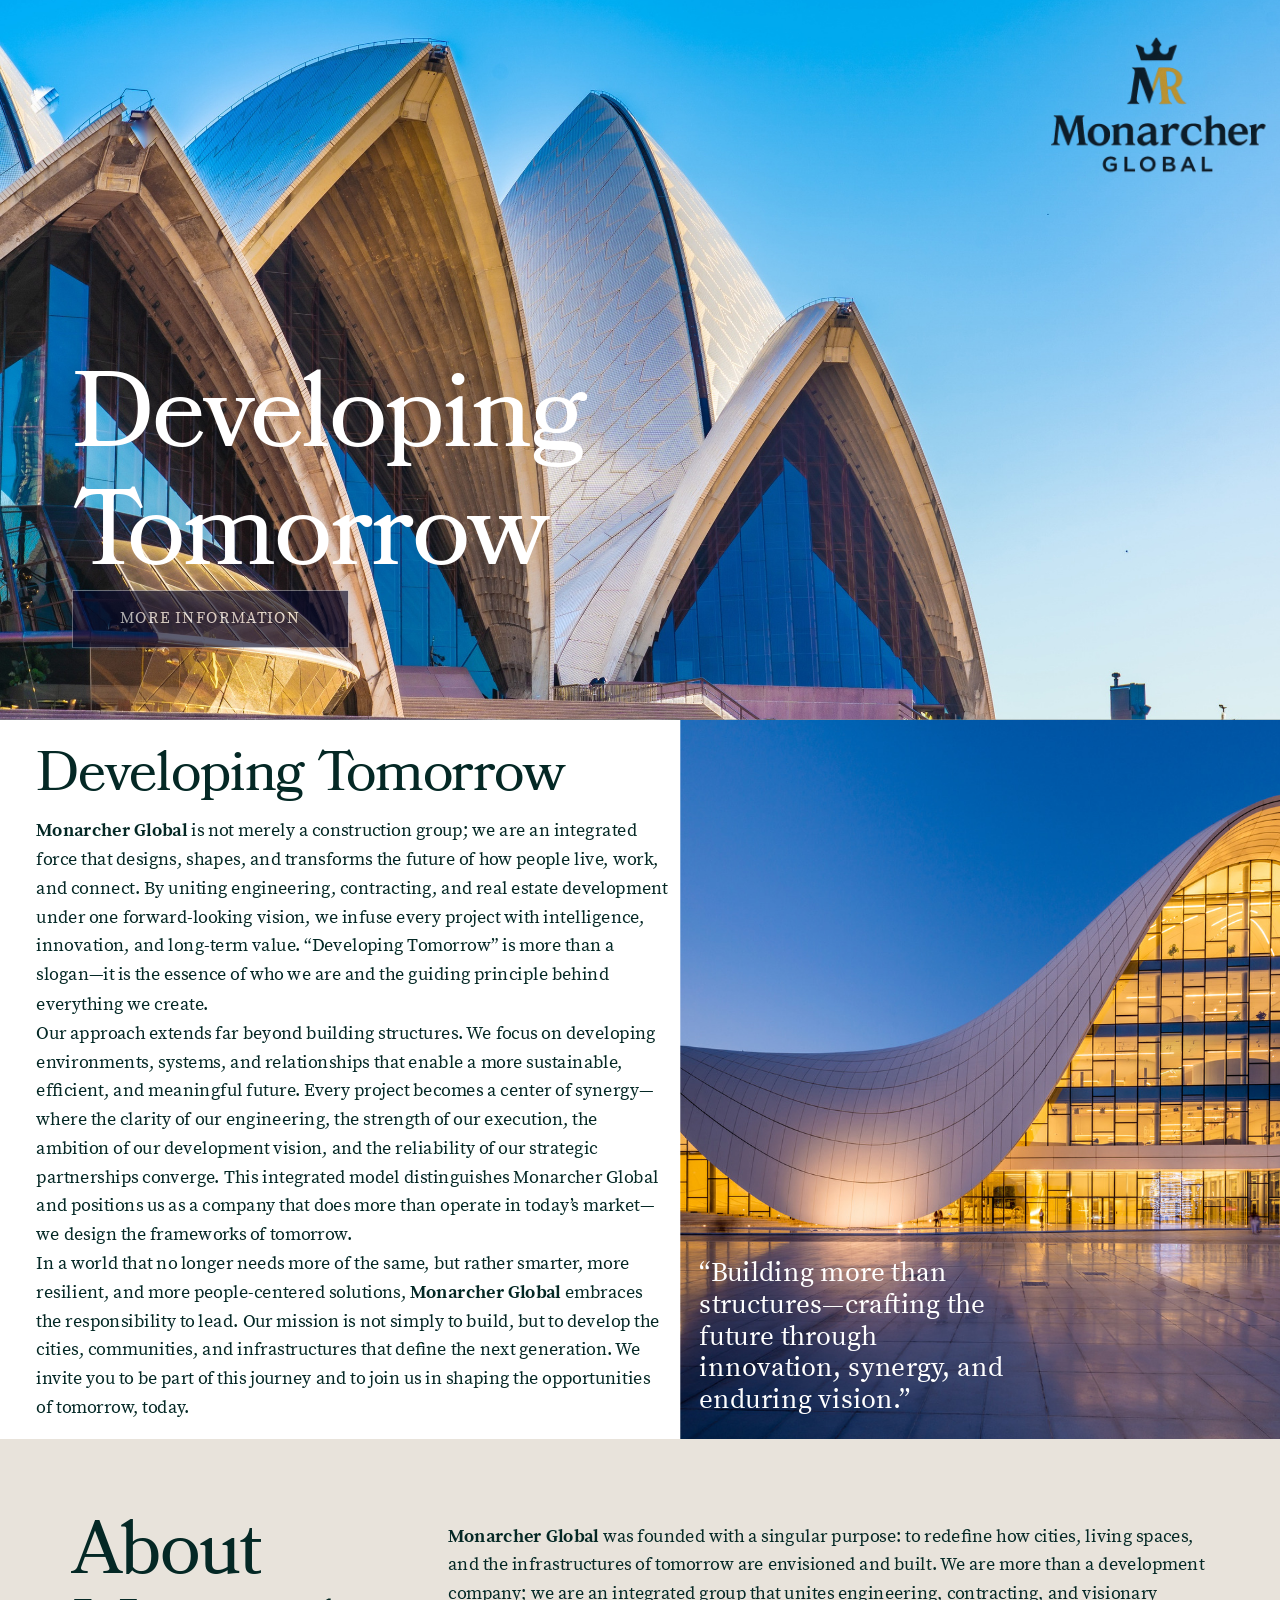
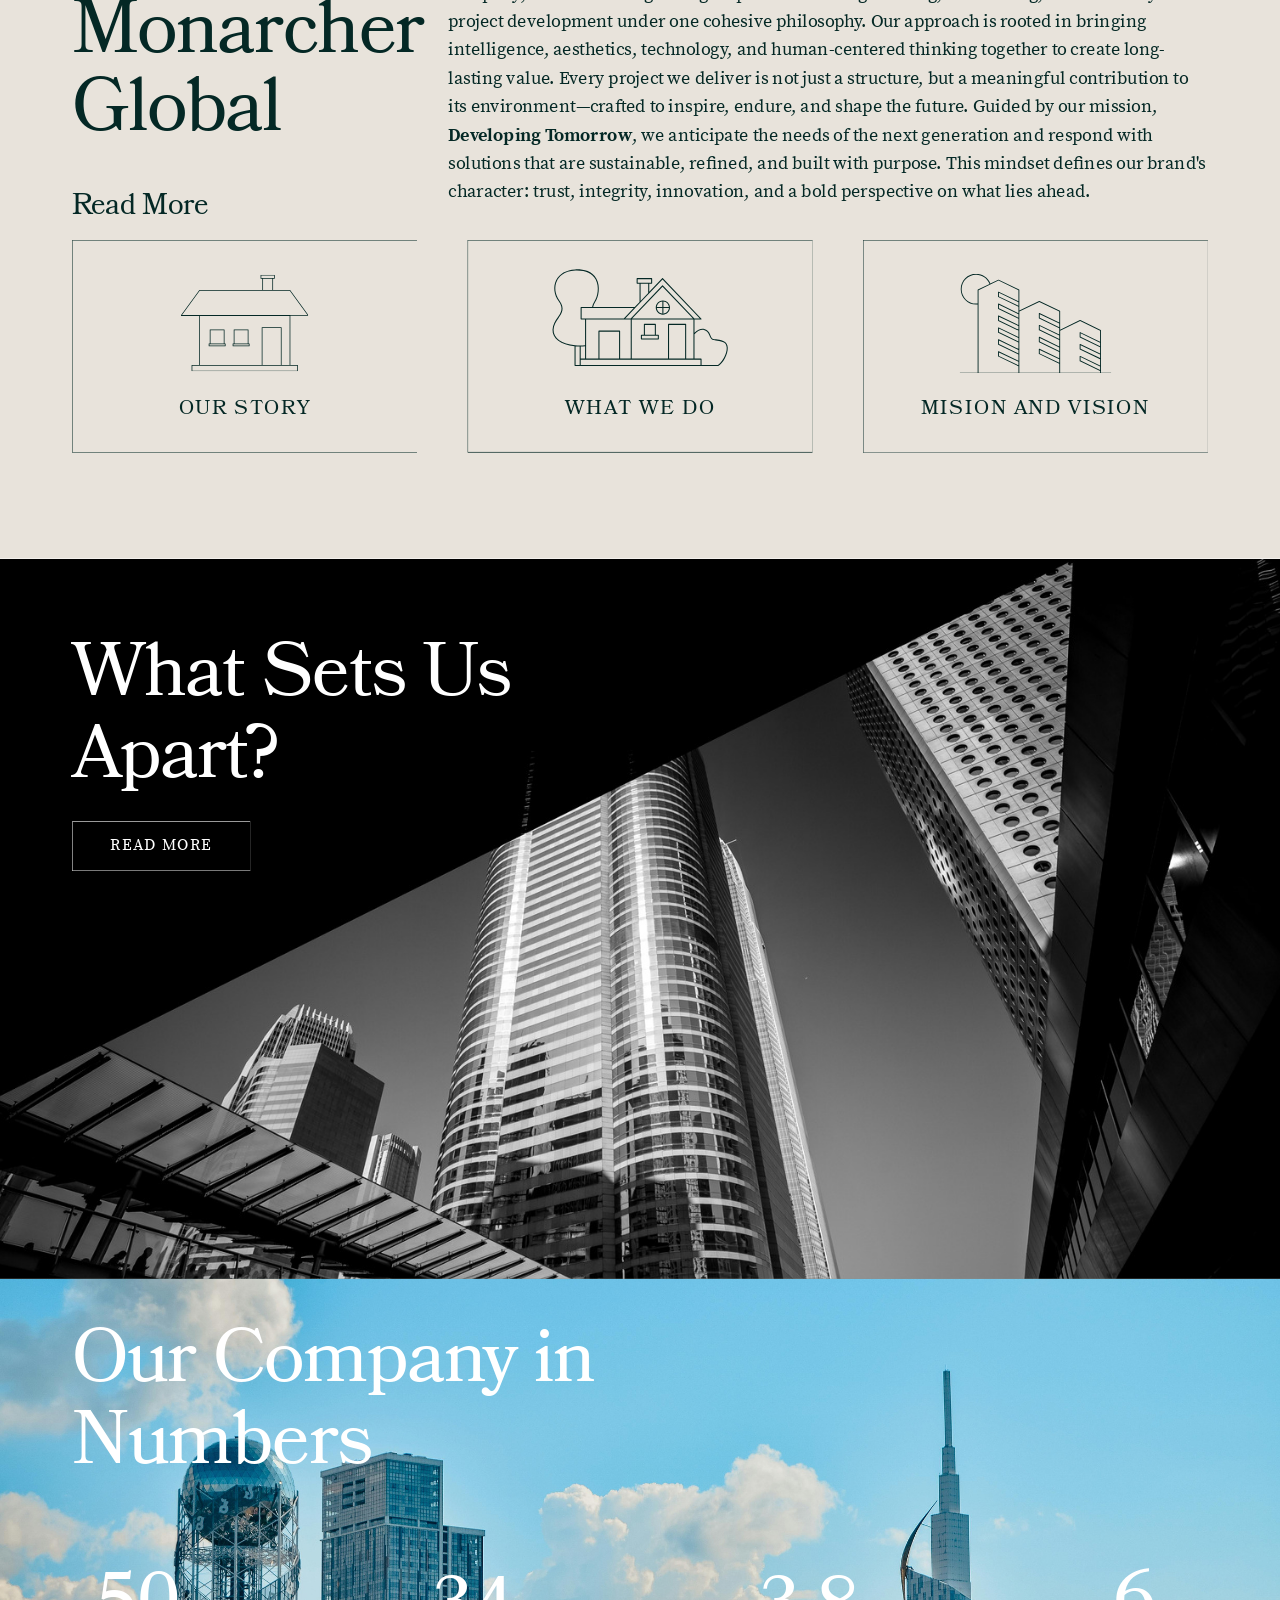
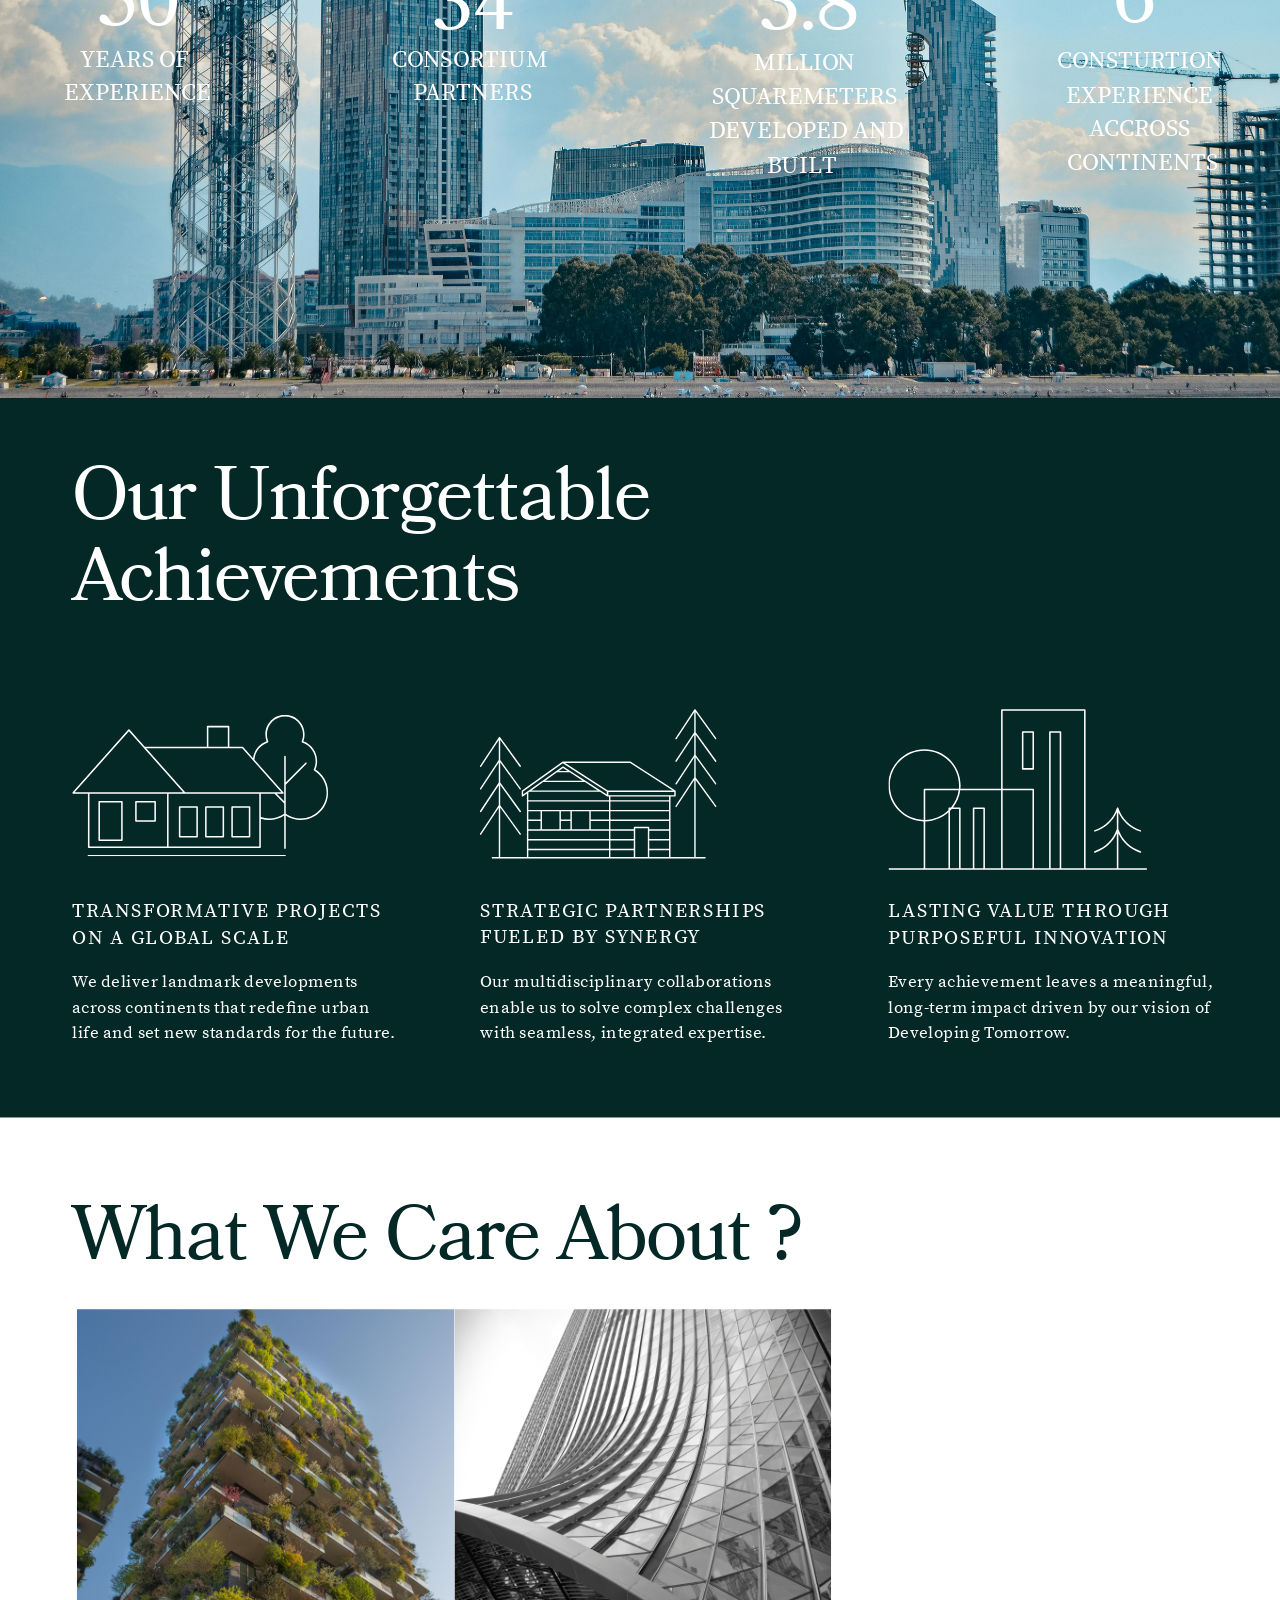
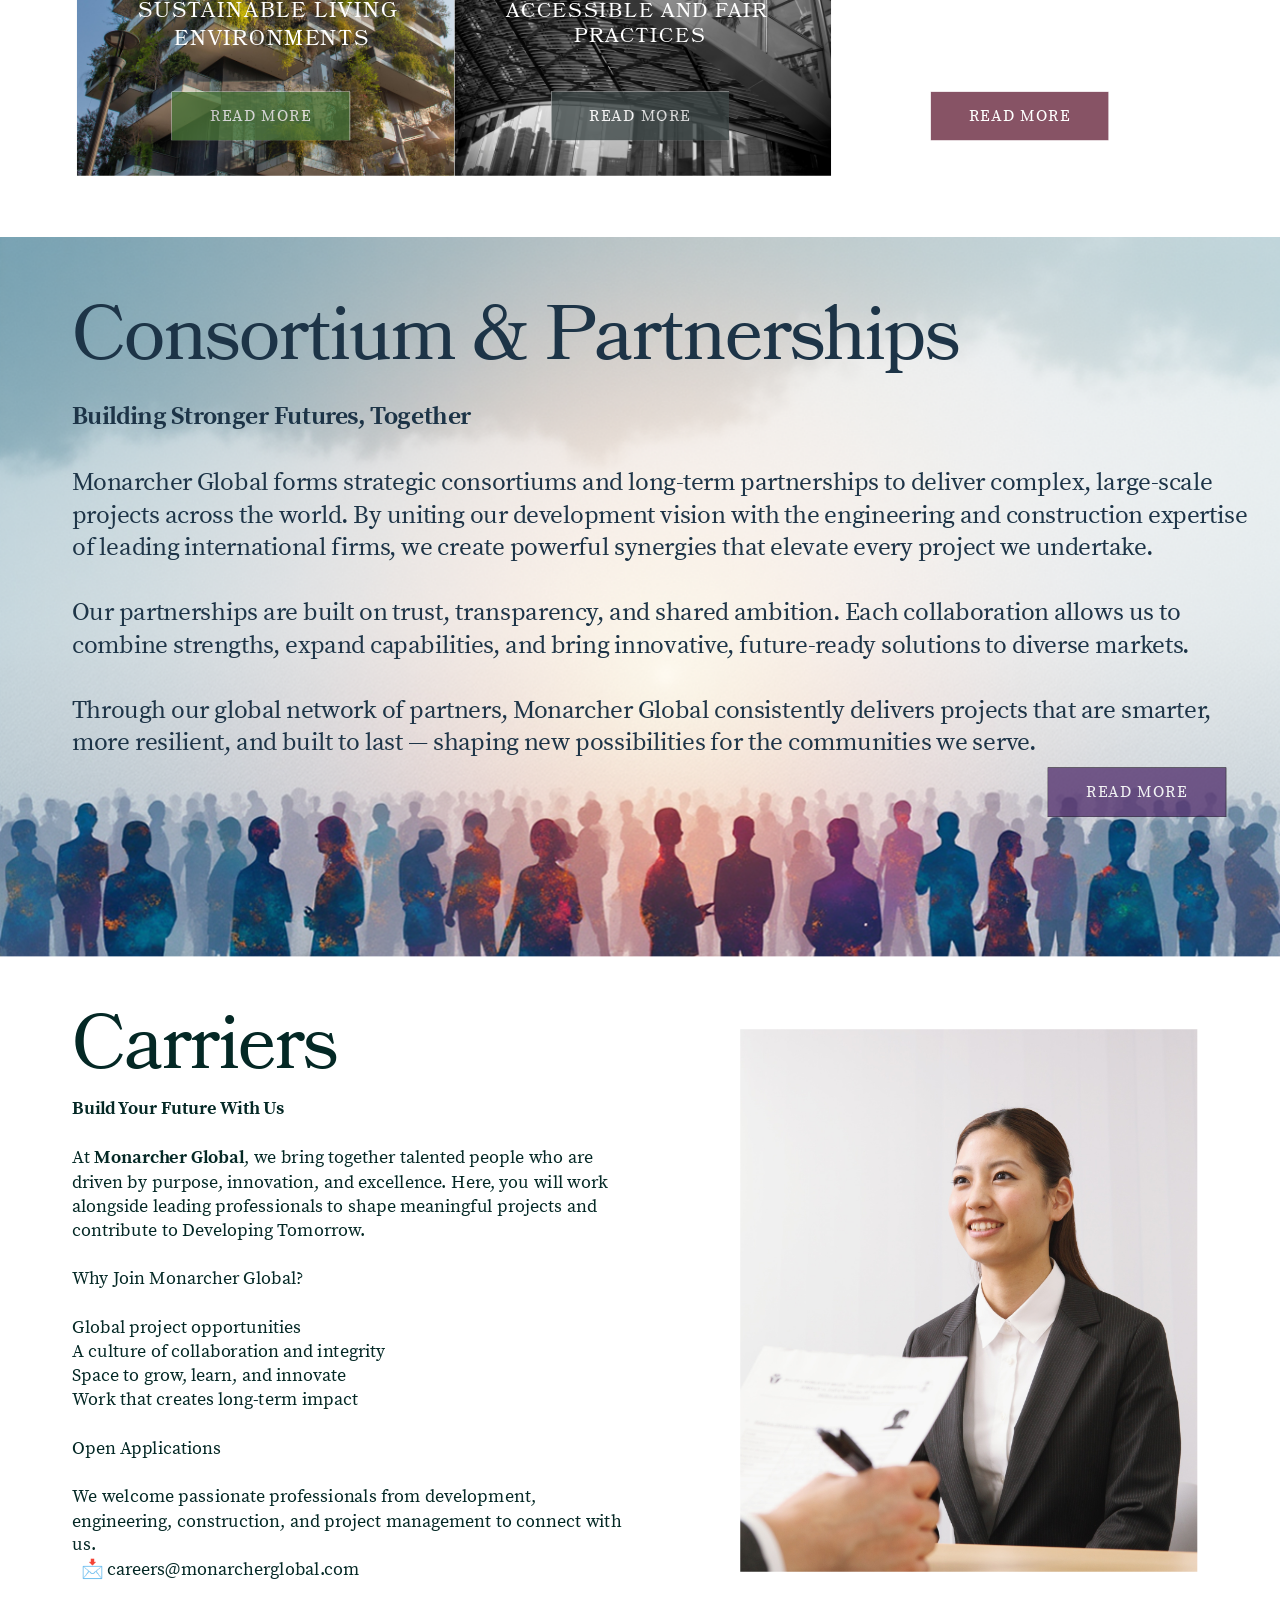
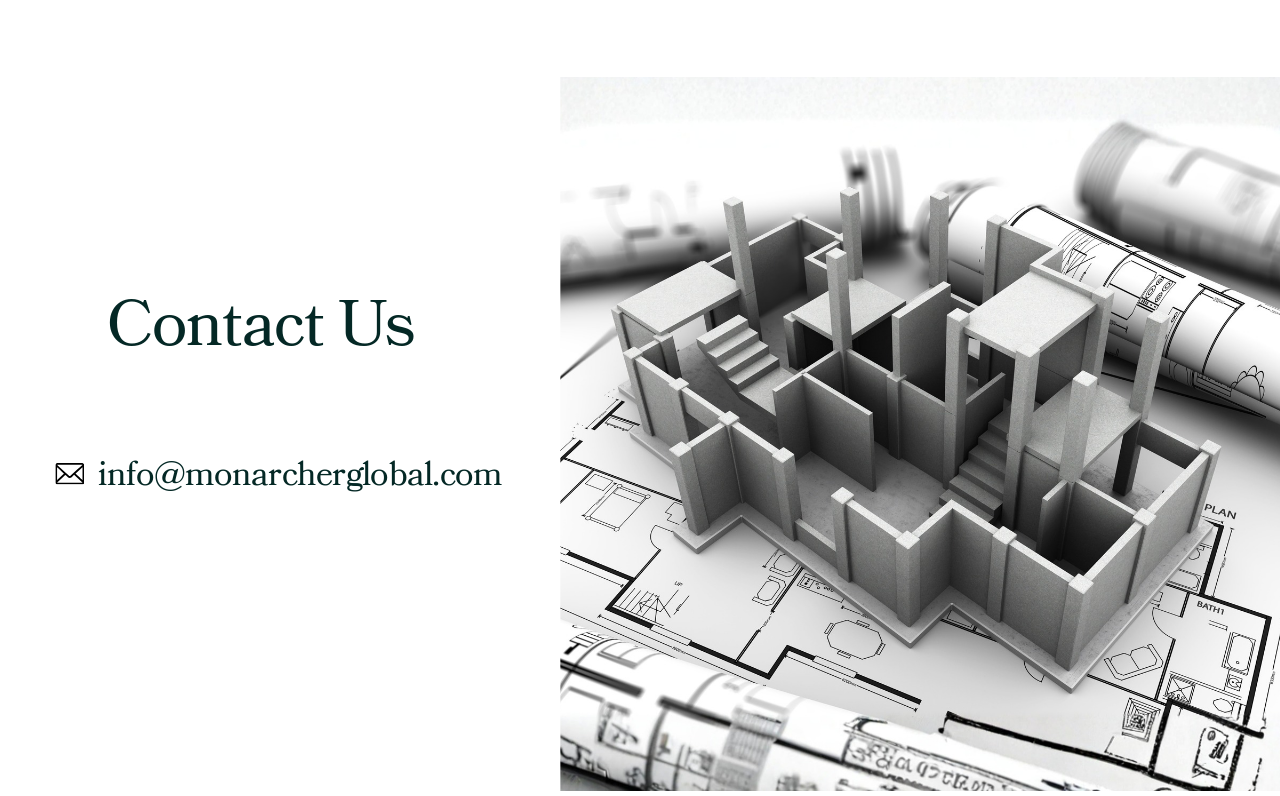
<file: index.html>
<!doctype html><html lang="en"><head><meta charset="UTF-8"><meta name="viewport" content="width=device-width,initial-scale=1"><title>Developing Tomorrow | Monarcher Global</title><meta name="description" content="Monarcher Global connects development, engineering and contracting through an integrated vision of Developing Tomorrow."><meta name="robots" content="index,follow"><meta name="theme-color" content="#042825"><link rel="canonical" href="https://monarcherglobal.com/"><meta property="og:title" content="Developing Tomorrow | Monarcher Global"><meta property="og:description" content="Monarcher Global connects development, engineering and contracting through an integrated vision of Developing Tomorrow."><meta property="og:image" content="https://monarcherglobal.com/assets/sydney.webp"><meta property="og:url" content="https://monarcherglobal.com/"><link rel="icon" href="/_assets/images/fee2522d8b4684b5f1899148c1366ec1.png"><link rel="stylesheet" href="/assets/original-fonts.css"><link rel="stylesheet" href="/assets/home.css"></head><body><script src="/assets/home.js"></script><a class="home-skip" href="#main">Skip to content</a><main id="main" tabindex="-1"><h1 class="sr-only">Monarcher Global — Developing Tomorrow</h1><section id="PBwWlDh2f41Gct6d" class="original-sheet" aria-label="Developing Tomorrow"><div class="original-frame"><div class="original-fill" style="background:#042825"></div><div class="original-element" id="LBXPFCzF3hJ77Y7f" style="left:0.00000px;top:-0.00000px;width:1366.00000px;height:768.00000px;opacity:1.0;"><div class="original-fill" style="background:transparent"><img class="original-photo" style="left:-0.00000px;top:-74.06667px;width:1366.00000px;height:910.66667px;opacity:1.000;" src="/_assets/media/ec21e2fb76a29a682d602c22905341ac.jpg" alt="" loading="eager" decoding="async"></div></div><div class="original-element" id="LBLmBcp4tL6D1750" style="left:76.80000px;top:629.79311px;width:294.97477px;height:61.40689px;opacity:0.63;"><svg aria-hidden="true" width="100%" height="100%" viewBox="0 0 64.0 64.0" preserveAspectRatio="none"><path d="M0 0H64V64H0z" fill="#040728" stroke="#ffffff" stroke-width="1.0" vector-effect="non-scaling-stroke"/></svg><div class="original-button-label" style="font-family:YACgEfdj394;font-size:17.344px;letter-spacing:0.08em;color:#ffffff;text-transform:uppercase;">More ınformatıon</div></div><div class="original-element" id="LBHXM94ndm5p09qp" style="left:1103.42338px;top:-0.00000px;width:262.57662px;height:220.32875px;opacity:1.0;"><div class="original-fill" style="background:transparent"><img class="original-photo" style="left:-1.57356px;top:-10.81263px;width:264.15019px;height:264.15019px;opacity:1.000;" src="/_assets/media/bb7da44195b5111ca7111161af007d18.png" alt="" loading="eager" decoding="async"></div></div><div class="original-element" id="LBZQhr8Mdt4DMnyt" style="left:76.80000px;top:378.30404px;width:653.36841px;height:251.48907px;opacity:1.0;"><div class="original-line" style="height:125.74453px;line-height:125.74453px;text-align:start;"><span style="font-family:&quot;YAFcfyHlCEA&quot;;font-size:114.9668px;font-weight:normal;font-style:normal;color:#ffffff;letter-spacing:-0.02em;text-transform:none;">Developing </span></div><div class="original-line" style="height:125.74453px;line-height:125.74453px;text-align:start;"><span style="font-family:&quot;YAFcfyHlCEA&quot;;font-size:114.9668px;font-weight:normal;font-style:normal;color:#ffffff;letter-spacing:-0.02em;text-transform:none;">Tomorrow</span><span style="font-family:&quot;YAFcfyHlCEA&quot;;font-size:114.9668px;font-weight:normal;font-style:normal;color:#ffffff;letter-spacing:-0.02em;text-transform:none;"></span></div></div><a class="original-hotspot" href="/developing-tomorrow/" aria-label="More information about Developing Tomorrow" title="More information about Developing Tomorrow" style="left:76.8px;top:629.793px;width:294.975px;height:61.407px;"><span class="sr-only">More information about Developing Tomorrow</span></a></div></section><section id="PBC4s9JHjJFkSl03" class="original-sheet" aria-label="Our Company"><div class="original-frame"><div class="original-fill" style="background:#ffffff"></div><div class="original-element" id="LB5YwkQ6wH29Msd5" style="left:725.57699px;top:0.00000px;width:640.42301px;height:768.00000px;opacity:1.0;"><div class="original-fill" style="background:transparent"><img class="original-photo" style="left:-255.06939px;top:0.00000px;width:1150.56180px;height:768.00000px;opacity:1.000;" src="/_assets/media/f2627651bf590b2d4aab314a72e861ea.jpg" alt="" loading="lazy" decoding="async"></div></div><div class="original-element" id="LB2xz76brxVzxHgC" style="left:746.34587px;top:574.63170px;width:362.45980px;height:203.68775px;opacity:1.0;"><div style="width:362.4597988837651px;height:203.68774818789302px;transform:scale(1.0,1.0);transform-origin:0 0"><div class="original-element" id="LBMPf6d7JwN7ZVCG" style="left:-0.00000px;top:183.19719px;width:362.45980px;height:20.49056px;opacity:1.0;"><div class="original-line" style="height:20.49056px;line-height:20.49056px;text-align:start;"><span style="font-family:&quot;YAFcfyHlCEA&quot;;font-size:17.3440px;font-weight:normal;font-style:italic;color:#ffffff;letter-spacing:0.08em;text-transform:uppercase;"></span></div></div><div class="original-element" id="LB5ltfPG3Cgglgg6" style="left:-0.00000px;top:-0.00000px;width:327.36303px;height:169.71214px;opacity:1.0;"><div class="original-line" style="height:33.94243px;line-height:33.94243px;text-align:start;"><span style="font-family:&quot;YACgEfdj394&quot;;font-size:28.7861px;font-weight:normal;font-style:normal;color:#ffffff;letter-spacing:0em;text-transform:none;">“Building</span><span style="font-family:&quot;YACgEfdj394&quot;;font-size:28.7861px;font-weight:normal;font-style:normal;color:#ffffff;letter-spacing:0em;text-transform:none;"> more than </span></div><div class="original-line" style="height:33.94243px;line-height:33.94243px;text-align:start;"><span style="font-family:&quot;YACgEfdj394&quot;;font-size:28.7861px;font-weight:normal;font-style:normal;color:#ffffff;letter-spacing:0em;text-transform:none;">structures—crafting the </span></div><div class="original-line" style="height:33.94243px;line-height:33.94243px;text-align:start;"><span style="font-family:&quot;YACgEfdj394&quot;;font-size:28.7861px;font-weight:normal;font-style:normal;color:#ffffff;letter-spacing:0em;text-transform:none;">future through </span></div><div class="original-line" style="height:33.94243px;line-height:33.94243px;text-align:start;"><span style="font-family:&quot;YACgEfdj394&quot;;font-size:28.7861px;font-weight:normal;font-style:normal;color:#ffffff;letter-spacing:0em;text-transform:none;">innovation, synergy, and </span></div><div class="original-line" style="height:33.94243px;line-height:33.94243px;text-align:start;"><span style="font-family:&quot;YACgEfdj394&quot;;font-size:28.7861px;font-weight:normal;font-style:normal;color:#ffffff;letter-spacing:0em;text-transform:none;">enduring vision.”</span></div></div></div></div><div class="original-element" id="LBbXd0LvsRMhyjm2" style="left:38.80761px;top:21.19623px;width:595.66798px;height:72.00000px;opacity:1.0;"><div class="original-line" style="height:72.00000px;line-height:72.00000px;text-align:start;"><span style="font-family:&quot;YAFcfyHlCEA&quot;;font-size:60.0000px;font-weight:normal;font-style:normal;color:#042825;letter-spacing:-0.02em;text-transform:none;">Developing Tomorrow</span><span style="font-family:&quot;YAFcfyHlCEA&quot;;font-size:60.0000px;font-weight:normal;font-style:normal;color:#042825;letter-spacing:-0.02em;text-transform:none;"></span></div></div><div class="original-element" id="LBsfJLPpM1F27M30" style="left:38.80761px;top:103.13690px;width:673.18169px;height:708.58396px;opacity:1.0;"><div class="original-line" style="height:30.80800px;line-height:30.80800px;text-align:start;"><span style="font-family:&quot;YACgEfdj394&quot;;font-size:19.1050px;font-weight:bold;font-style:normal;color:#042825;letter-spacing:0em;text-transform:none;">Monarcher Global</span><span style="font-family:&quot;YACgEfdj394&quot;;font-size:19.1050px;font-weight:normal;font-style:normal;color:#042825;letter-spacing:0em;text-transform:none;"> is not merely a construction group; we are an integrated </span></div><div class="original-line" style="height:30.80800px;line-height:30.80800px;text-align:start;"><span style="font-family:&quot;YACgEfdj394&quot;;font-size:19.1050px;font-weight:normal;font-style:normal;color:#042825;letter-spacing:0em;text-transform:none;">force that designs, shapes, and transforms the future of how people live, work, </span></div><div class="original-line" style="height:30.80800px;line-height:30.80800px;text-align:start;"><span style="font-family:&quot;YACgEfdj394&quot;;font-size:19.1050px;font-weight:normal;font-style:normal;color:#042825;letter-spacing:0em;text-transform:none;">and connect. By uniting engineering, contracting, and real estate development </span></div><div class="original-line" style="height:30.80800px;line-height:30.80800px;text-align:start;"><span style="font-family:&quot;YACgEfdj394&quot;;font-size:19.1050px;font-weight:normal;font-style:normal;color:#042825;letter-spacing:0em;text-transform:none;">under one forward-looking vision, we infuse every project with intelligence, </span></div><div class="original-line" style="height:30.80800px;line-height:30.80800px;text-align:start;"><span style="font-family:&quot;YACgEfdj394&quot;;font-size:19.1050px;font-weight:normal;font-style:normal;color:#042825;letter-spacing:0em;text-transform:none;">innovation, and long-term value. “Developing Tomorrow” is more than a </span></div><div class="original-line" style="height:30.80800px;line-height:30.80800px;text-align:start;"><span style="font-family:&quot;YACgEfdj394&quot;;font-size:19.1050px;font-weight:normal;font-style:normal;color:#042825;letter-spacing:0em;text-transform:none;">slogan—it is the essence of who we are and the guiding principle behind </span></div><div class="original-line" style="height:30.80800px;line-height:30.80800px;text-align:start;"><span style="font-family:&quot;YACgEfdj394&quot;;font-size:19.1050px;font-weight:normal;font-style:normal;color:#042825;letter-spacing:0em;text-transform:none;">everything we create.</span></div><div class="original-line" style="height:30.80800px;line-height:30.80800px;text-align:start;"><span style="font-family:&quot;YACgEfdj394&quot;;font-size:19.1050px;font-weight:normal;font-style:normal;color:#042825;letter-spacing:0em;text-transform:none;">Our approach extends far beyond building structures. We focus on developing </span></div><div class="original-line" style="height:30.80800px;line-height:30.80800px;text-align:start;"><span style="font-family:&quot;YACgEfdj394&quot;;font-size:19.1050px;font-weight:normal;font-style:normal;color:#042825;letter-spacing:0em;text-transform:none;">environments, systems, and relationships that enable a more sustainable, </span></div><div class="original-line" style="height:30.80800px;line-height:30.80800px;text-align:start;"><span style="font-family:&quot;YACgEfdj394&quot;;font-size:19.1050px;font-weight:normal;font-style:normal;color:#042825;letter-spacing:0em;text-transform:none;">efficient, and meaningful future. Every project becomes a center of synergy—</span></div><div class="original-line" style="height:30.80800px;line-height:30.80800px;text-align:start;"><span style="font-family:&quot;YACgEfdj394&quot;;font-size:19.1050px;font-weight:normal;font-style:normal;color:#042825;letter-spacing:0em;text-transform:none;">where the clarity of our engineering, the strength of our execution, the </span></div><div class="original-line" style="height:30.80800px;line-height:30.80800px;text-align:start;"><span style="font-family:&quot;YACgEfdj394&quot;;font-size:19.1050px;font-weight:normal;font-style:normal;color:#042825;letter-spacing:0em;text-transform:none;">ambition of our development vision, and the reliability of our strategic </span></div><div class="original-line" style="height:30.80800px;line-height:30.80800px;text-align:start;"><span style="font-family:&quot;YACgEfdj394&quot;;font-size:19.1050px;font-weight:normal;font-style:normal;color:#042825;letter-spacing:0em;text-transform:none;">partnerships converge. This integrated model distinguishes Monarcher Global </span></div><div class="original-line" style="height:30.80800px;line-height:30.80800px;text-align:start;"><span style="font-family:&quot;YACgEfdj394&quot;;font-size:19.1050px;font-weight:normal;font-style:normal;color:#042825;letter-spacing:0em;text-transform:none;">and positions us as a company that does more than operate in today’s market—</span></div><div class="original-line" style="height:30.80800px;line-height:30.80800px;text-align:start;"><span style="font-family:&quot;YACgEfdj394&quot;;font-size:19.1050px;font-weight:normal;font-style:normal;color:#042825;letter-spacing:0em;text-transform:none;">we design the frameworks of tomorrow.</span></div><div class="original-line" style="height:30.80800px;line-height:30.80800px;text-align:start;"><span style="font-family:&quot;YACgEfdj394&quot;;font-size:19.1050px;font-weight:normal;font-style:normal;color:#042825;letter-spacing:0em;text-transform:none;">In a world that no longer needs more of the same, but rather smarter, more </span></div><div class="original-line" style="height:30.80800px;line-height:30.80800px;text-align:start;"><span style="font-family:&quot;YACgEfdj394&quot;;font-size:19.1050px;font-weight:normal;font-style:normal;color:#042825;letter-spacing:0em;text-transform:none;">resilient, and more people-centered solutions, </span><span style="font-family:&quot;YACgEfdj394&quot;;font-size:19.1050px;font-weight:bold;font-style:normal;color:#042825;letter-spacing:0em;text-transform:none;">Monarcher Global </span><span style="font-family:&quot;YACgEfdj394&quot;;font-size:19.1050px;font-weight:normal;font-style:normal;color:#042825;letter-spacing:0em;text-transform:none;">embraces </span></div><div class="original-line" style="height:30.80800px;line-height:30.80800px;text-align:start;"><span style="font-family:&quot;YACgEfdj394&quot;;font-size:19.1050px;font-weight:normal;font-style:normal;color:#042825;letter-spacing:0em;text-transform:none;">the responsibility to lead. Our mission is not simply to build, but to develop the </span></div><div class="original-line" style="height:30.80800px;line-height:30.80800px;text-align:start;"><span style="font-family:&quot;YACgEfdj394&quot;;font-size:19.1050px;font-weight:normal;font-style:normal;color:#042825;letter-spacing:0em;text-transform:none;">cities, communities, and infrastructures that define the next generation. We </span></div><div class="original-line" style="height:30.80800px;line-height:30.80800px;text-align:start;"><span style="font-family:&quot;YACgEfdj394&quot;;font-size:19.1050px;font-weight:normal;font-style:normal;color:#042825;letter-spacing:0em;text-transform:none;">invite you to be part of this journey and to join us in shaping the opportunities </span></div><div class="original-line" style="height:30.80800px;line-height:30.80800px;text-align:start;"><span style="font-family:&quot;YACgEfdj394&quot;;font-size:19.1050px;font-weight:normal;font-style:normal;color:#042825;letter-spacing:0em;text-transform:none;">of tomorrow, today.</span></div><div class="original-line" style="height:30.80800px;line-height:30.80800px;text-align:start;"><span style="font-family:&quot;YACgEfdj394&quot;;font-size:19.1050px;font-weight:normal;font-style:normal;color:#042825;letter-spacing:0em;text-transform:none;"></span></div><div class="original-line" style="height:30.80800px;line-height:30.80800px;text-align:start;"><span style="font-family:&quot;YACgEfdj394&quot;;font-size:21.8343px;font-weight:normal;font-style:normal;color:#042825;letter-spacing:0em;text-transform:none;"></span></div></div></div></section><section id="PBr8bQtj1QlNSNwd" class="original-sheet" aria-label="About Monarcher Global"><div class="original-frame"><div class="original-fill" style="background:#e8e3db"></div><div class="original-element" id="LBnDSQpLmhYrJmGj" style="left:76.80000px;top:427.96915px;width:368.58956px;height:227.02210px;opacity:1.0;"><svg aria-hidden="true" width="100%" height="100%" viewBox="0 0 64.0 64.0" preserveAspectRatio="none"><path d="M0 0H64V64H0z" fill="none" stroke="#042825" stroke-width="1.0" vector-effect="non-scaling-stroke"/></svg></div><div class="original-element" id="LBvS579C9vJ9Nq75" style="left:192.90359px;top:465.09947px;width:136.38239px;height:103.40265px;opacity:1.0;"><div class="original-fill" style="background:transparent"><?xml version="1.0" encoding="UTF-8"?><svg class="original-photo" style="left:0.00000px;top:0.00000px;width:136.38239px;height:103.40265px;opacity:1.000;" xmlns="http://www.w3.org/2000/svg" xmlns:xlink="http://www.w3.org/1999/xlink" height="379.3" preserveAspectRatio="xMidYMid meet" version="1.0" viewBox="-0.1 0.0 500.2 379.3" width="500.2" zoomAndPan="magnify"><g fill="#042825" id="change1_1"><path d="M499.71,158.74l-71.4-98.04c-0.28-0.39-0.73-0.62-1.2-0.62h-66.18V16.02h5.22c0.83,0,1.49-0.67,1.49-1.49V1.49 c0-0.83-0.67-1.49-1.49-1.49h-52.71c-0.83,0-1.49,0.67-1.49,1.49v13.04c0,0.83,0.67,1.49,1.49,1.49h5.22v44.07H72.89 c-0.48,0-0.92,0.23-1.2,0.62l-71.4,98.03c-0.33,0.46-0.38,1.05-0.12,1.55s0.77,0.82,1.33,0.82h69.91v192.05H43.38 c-0.83,0-1.49,0.67-1.49,1.49v23.19c0,0.83,0.67,1.49,1.49,1.49h413.24c0.83,0,1.49-0.67,1.49-1.49v-23.19 c0-0.83-0.67-1.49-1.49-1.49H428.6V161.1h69.91c0.56,0,1.07-0.32,1.33-0.82S500.04,159.2,499.71,158.74z M391.35,353.15h-71.87 v-144.6h71.87V353.15z M455.13,376.35H44.87v-20.21h26.9c0.28,0.32,0.68,0.53,1.13,0.53h354.21c0.46,0,0.85-0.21,1.13-0.53h26.9 L455.13,376.35L455.13,376.35z M394.33,353.15V207.06c0-0.83-0.67-1.49-1.49-1.49h-74.85c-0.83,0-1.49,0.67-1.49,1.49v146.09H74.38 V161.64H425.6v191.52L394.33,353.15L394.33,353.15z M314.92,2.98h49.73v10.06h-5.22h-39.28h-5.22L314.92,2.98L314.92,2.98z M321.63,16.02h36.3v44.07h-36.3V16.02z M4.42,158.13l69.23-95.06h246.48h39.28h66.92l69.23,95.06H4.42z"/><path d="M173.57,268.82h-2.72v-53.33c0-0.83-0.67-1.49-1.49-1.49h-54.82c-0.83,0-1.49,0.67-1.49,1.49v53.33h-2.72 c-0.83,0-1.49,0.67-1.49,1.49v8.43c0,0.83,0.67,1.49,1.49,1.49h63.25c0.83,0,1.49-0.67,1.49-1.49v-8.43 C175.06,269.48,174.39,268.82,173.57,268.82z M116.02,216.99h51.84v51.84h-51.84C116.02,268.83,116.02,216.99,116.02,216.99z M172.07,277.26h-60.27v-5.45h2.72h54.82h2.72V277.26z"/><path d="M267.39,268.82h-2.72v-53.33c0-0.83-0.67-1.49-1.49-1.49h-54.82c-0.83,0-1.49,0.67-1.49,1.49v53.33h-2.72 c-0.83,0-1.49,0.67-1.49,1.49v8.43c0,0.83,0.67,1.49,1.49,1.49h63.25c0.83,0,1.49-0.67,1.49-1.49v-8.43 C268.88,269.48,268.22,268.82,267.39,268.82z M209.85,216.99h51.84v51.84h-51.84L209.85,216.99L209.85,216.99z M265.9,277.26 h-60.27v-5.45h2.72h54.82h2.72V277.26z"/></g></svg></div></div><div class="original-element" id="LBjJBQHrqYt9X3P7" style="left:179.93676px;top:595.41508px;width:162.31605px;height:24.60001px;opacity:1.0;"><div class="original-line" style="height:24.60001px;line-height:24.60001px;text-align:center;"><span style="font-family:&quot;YAFcfyHlCEA&quot;;font-size:21.3333px;font-weight:normal;font-style:normal;color:#042825;letter-spacing:0.08em;text-transform:uppercase;">our story</span><span style="font-family:&quot;YAFcfyHlCEA&quot;;font-size:21.3333px;font-weight:normal;font-style:normal;color:#042825;letter-spacing:0.08em;text-transform:uppercase;"></span></div></div><div class="original-element" id="LBVmDkygKyVkFzj9" style="left:498.82851px;top:427.96915px;width:368.58956px;height:226.64831px;opacity:1.0;"><svg aria-hidden="true" width="100%" height="100%" viewBox="0 0 64.0 64.0" preserveAspectRatio="none"><path d="M0 0H64V64H0z" fill="none" stroke="#042825" stroke-width="1.0" vector-effect="non-scaling-stroke"/></svg></div><div class="original-element" id="LBBXnndXwWJt7HtN" style="left:588.96525px;top:459.48282px;width:188.31608px;height:103.40265px;opacity:1.0;"><div class="original-fill" style="background:transparent"><?xml version="1.0" encoding="UTF-8"?><svg class="original-photo" style="left:0.00000px;top:0.00000px;width:188.31608px;height:103.40265px;opacity:1.000;" xmlns="http://www.w3.org/2000/svg" xmlns:xlink="http://www.w3.org/1999/xlink" height="276.4" preserveAspectRatio="xMidYMid meet" version="1.0" viewBox="-0.8 -0.7 501.6 276.4" width="501.6" zoomAndPan="magnify"><g fill="#042825" id="change1_1"><path d="M314.86,88.77c-11.2,0-20.31,9.11-20.31,20.31c0,11.2,9.11,20.31,20.31,20.31s20.31-9.11,20.31-20.31 C335.17,97.88,326.06,88.77,314.86,88.77z M332.12,107.59h-15.76V91.83C324.72,92.55,331.4,99.23,332.12,107.59z M313.37,91.83 v15.76h-15.76C298.33,99.23,305.01,92.55,313.37,91.83z M297.61,110.58h15.76v15.76C305.01,125.62,298.33,118.94,297.61,110.58z M316.35,126.34v-15.76h15.76C331.4,118.94,324.72,125.62,316.35,126.34z"/><path d="M301.91,186.75h-7.04v-29.77c0-0.82-0.67-1.49-1.49-1.49h-31.27c-0.82,0-1.49,0.67-1.49,1.49v29.77h-7.04 c-0.82,0-1.49,0.67-1.49,1.49v10.66c0,0.82,0.67,1.49,1.49,1.49h48.32c0.82,0,1.49-0.67,1.49-1.49v-10.66 C303.4,187.42,302.73,186.75,301.91,186.75z M263.61,158.47h28.28v28.28h-28.28V158.47z M300.42,197.41h-45.34v-7.68h7.04h31.27 h7.04V197.41z"/><path d="M499.96,223.52c-0.42-8.92-4.35-15.26-11.37-18.33c-9.66-4.22-16.96-4.92-22.29-5.43 c-8.2-0.78-11.94-1.14-15.87-12.03c-3.49-9.69-9.8-15.95-17.76-17.62c-8.63-1.81-18.34,2.03-27.62,10.8v-37.76h18.68 c0.6,0,1.14-0.36,1.37-0.9c0.23-0.55,0.12-1.18-0.29-1.62L314.94,25.48c-0.56-0.59-1.6-0.59-2.16,0l-36.83,38.6V41.09h6.85 c0.82,0,1.49-0.67,1.49-1.49V26.51c0-0.82-0.67-1.49-1.49-1.49h-41.38c-0.82,0-1.49,0.67-1.49,1.49V39.6 c0,0.82,0.67,1.49,1.49,1.49h6.85V93.1l-13.83,14.49H115.91c0.91-5.15,2.83-9.83,5.88-14.24c9.41-13.63,15.87-44.45,3.53-66.84 C112.45,3.17,85.29-0.74,64.76,0.1C39.12,1.15,19.24,12.45,10.2,31.1c-8.93,18.43-6.09,41.44,7.41,60.04 c14.86,20.48,6.54,32.5-3.09,46.43c-6.59,9.52-14.05,20.32-14.51,35.01c-0.77,25.03,23.83,43.39,62.77,47.02v54.6 c0,0.82,0.67,1.49,1.49,1.49h14.66c0.01,0,0.01,0,0.02,0h344.77h48.57c0.25,0,0.5-0.06,0.72-0.19 C485.65,268.5,500.86,242.64,499.96,223.52z M422.24,272.69H80.44v-15.06h13.92h38.11h58.93h139.62h48.81h23.73h18.68V272.69z M80.44,220.21c4.01-0.07,8.18-0.28,12.43-0.64v35.08H80.44V220.21z M227.16,140.18l86.71-90.88l86.71,90.88H227.16z M223.09,143.16v111.49h-30.21V176.3c0-0.82-0.67-1.49-1.49-1.49h-58.93c-0.82,0-1.49,0.67-1.49,1.49v78.35H95.85V143.16H223.09z M189.9,254.65h-55.94v-76.86h55.94V254.65z M378.34,254.65h-45.83v-96.18h45.83V254.65z M381.32,254.65v-97.67 c0-0.82-0.67-1.49-1.49-1.49h-48.81c-0.82,0-1.49,0.67-1.49,1.49v97.67H226.08V143.16h27.51c0.01,0,0.03,0,0.04,0h148.45v111.49 H381.32z M313.87,28.67l106.39,111.51h-15.56L314.94,46.1c-0.56-0.59-1.6-0.59-2.16,0l-89.75,94.07h-15.56l48.09-50.41l19.97-20.94 c0,0,0,0,0,0L313.87,28.67z M242.91,28h38.4v10.11h-6.85h-24.71h-6.85V28z M251.25,89.98V41.09h21.73V67.2l-9.69,10.16 L251.25,89.98z M203.36,140.18h-109c-0.01,0-0.03,0-0.04,0H83.1v-29.6h148.5L203.36,140.18z M3,172.66 c0.42-13.81,7.31-23.77,13.98-33.4c9.85-14.24,19.16-27.69,3.05-49.88C7.18,71.67,4.44,49.84,12.89,32.4 C17.9,22.04,31.33,4.45,64.88,3.08c28.24-1.15,48.22,7.45,57.83,24.87c11.76,21.34,5.6,50.71-3.37,63.71 c-3.35,4.85-5.5,10.21-6.44,15.94H81.61c-0.82,0-1.49,0.67-1.49,1.49v32.58c0,0.82,0.67,1.49,1.49,1.49h11.26v73.42 c-4.78,0.41-9.47,0.64-13.93,0.68c-4.93,0.05-9.82-0.12-14.52-0.51C26.37,213.57,2.27,196.27,3,172.66z M65.77,219.83 c3.76,0.27,7.62,0.41,11.51,0.41c0.06,0,0.11,0,0.17,0v35.86c0,0.01,0,0.02,0,0.03v16.55H65.77V219.83z M471.91,272.69h-46.69 v-16.55c0-0.82-0.67-1.49-1.49-1.49h-18.68v-69.54c9.18-9.51,18.76-13.8,27.01-12.07c6.91,1.45,12.44,7.03,15.57,15.71 c4.57,12.67,10.07,13.2,18.39,13.99c5.41,0.52,12.15,1.16,21.38,5.19c5.99,2.62,9.22,7.91,9.58,15.73 C497.8,241.15,483.64,265.89,471.91,272.69z"/></g></svg></div></div><div class="original-element" id="LB64tvn4kMrjjKBs" style="left:561.08312px;top:595.41508px;width:244.08034px;height:24.60001px;opacity:1.0;"><div class="original-line" style="height:24.60001px;line-height:24.60001px;text-align:center;"><span style="font-family:&quot;YAFcfyHlCEA&quot;;font-size:21.3333px;font-weight:normal;font-style:normal;color:#042825;letter-spacing:0.08em;text-transform:uppercase;">what we do</span><span style="font-family:&quot;YAFcfyHlCEA&quot;;font-size:21.3333px;font-weight:normal;font-style:normal;color:#042825;letter-spacing:0.08em;text-transform:uppercase;"></span></div></div><div class="original-element" id="LBkg4cyNpGtxvPZW" style="left:920.61044px;top:427.96915px;width:368.58956px;height:227.14731px;opacity:1.0;"><svg aria-hidden="true" width="100%" height="100%" viewBox="0 0 64.0 64.0" preserveAspectRatio="none"><path d="M0 0H64V64H0z" fill="none" stroke="#042825" stroke-width="1.0" vector-effect="non-scaling-stroke"/></svg></div><div class="original-element" id="LB9fFXjbd2SY9HYn" style="left:1023.74719px;top:463.53162px;width:162.31605px;height:106.53835px;opacity:1.0;"><div class="original-fill" style="background:transparent"><?xml version="1.0" encoding="UTF-8"?><svg class="original-photo" style="left:0.00000px;top:0.00000px;width:162.31605px;height:106.53835px;opacity:1.000;" xmlns="http://www.w3.org/2000/svg" xmlns:xlink="http://www.w3.org/1999/xlink" height="328.1" preserveAspectRatio="xMidYMid meet" version="1.0" viewBox="0.0 0.0 500.0 328.1" width="500.0" zoomAndPan="magnify"><g id="change1_1"><path d="M498.51,325.17h-33.54V185.92c0-0.57-0.33-1.09-0.84-1.34l-67.08-32.39c-0.41-0.2-0.89-0.2-1.3,0l-64.94,31.35 v-60.37c0-0.57-0.33-1.09-0.84-1.34l-67.08-32.39c-0.41-0.2-0.89-0.2-1.3,0l-64.94,31.35V53.04c0-0.57-0.33-1.09-0.84-1.34 l-67.08-32.39c-0.41-0.2-0.89-0.2-1.3,0L101.33,31.9C93.76,12.75,75.12,0,54.41,0C26.59,0,3.96,22.63,3.96,50.44 s22.63,50.44,50.45,50.44c1.69,0,3.39-0.09,5.07-0.26v224.55H1.49c-0.82,0-1.49,0.67-1.49,1.49c0,0.82,0.67,1.49,1.49,1.49h59.48 h134.17h134.17h134.17h35.03c0.82,0,1.49-0.67,1.49-1.49C500,325.84,499.33,325.17,498.51,325.17z M461.99,238.07l-64.1-30.95 v-11.62l64.1,30.95V238.07z M461.99,277.21l-64.1-30.95v-11.62l64.1,30.95V277.21z M461.99,316.36l-64.1-30.95v-11.62l64.1,30.95 V316.36z M327.82,175.33l-64.1-30.95v-11.62l64.1,30.95V175.33z M327.82,214.47l-64.1-30.95V171.9l64.1,30.95V214.47z M327.82,253.61l-64.1-30.95v-11.62l64.1,30.95V253.61z M327.82,292.76l-64.1-30.95v-11.62l64.1,30.95V292.76z M193.65,105.19 l-64.1-30.95V62.62l64.1,30.95V105.19z M193.65,144.33l-64.1-30.95v-11.62l64.1,30.95V144.33z M193.65,183.48l-64.1-30.95v-11.62 l64.1,30.95V183.48z M193.65,222.62l-64.1-30.95v-11.62l64.1,30.95V222.62z M193.65,261.76l-64.1-30.95V219.2l64.1,30.95V261.76z M193.65,300.91l-64.1-30.95v-11.62l64.1,30.95V300.91z M54.41,97.9c-26.17,0-47.47-21.29-47.47-47.46S28.24,2.98,54.41,2.98 c19.56,0,37.16,12.09,44.22,30.22L60.33,51.7c-0.51,0.25-0.84,0.77-0.84,1.34V97.6C57.8,97.78,56.1,97.9,54.41,97.9z M62.47,53.98 l65.59-31.67l65.59,31.67v36.28L128.71,58.9c-0.46-0.22-1.01-0.19-1.44,0.08s-0.7,0.75-0.7,1.26v14.93c0,0.57,0.33,1.09,0.84,1.34 l66.24,31.98v14.68v6.22l-64.94-31.35c-0.46-0.22-1.01-0.19-1.44,0.08c-0.43,0.27-0.7,0.75-0.7,1.26v14.93 c0,0.57,0.33,1.09,0.84,1.34l66.24,31.98v20.9l-64.94-31.35c-0.46-0.22-1.01-0.19-1.44,0.08c-0.43,0.27-0.7,0.75-0.7,1.26v14.93 c0,0.57,0.33,1.09,0.84,1.34l66.24,31.98v20.9l-64.94-31.35c-0.46-0.22-1.01-0.19-1.44,0.08c-0.43,0.27-0.7,0.75-0.7,1.26v14.93 c0,0.57,0.33,1.09,0.84,1.34l66.24,31.98v20.9l-64.94-31.35c-0.46-0.22-1.01-0.19-1.44,0.08c-0.43,0.27-0.7,0.75-0.7,1.26v14.93 c0,0.57,0.33,1.09,0.84,1.34l66.24,31.98v20.9l-64.94-31.35c-0.46-0.22-1.01-0.19-1.44,0.08c-0.43,0.27-0.7,0.75-0.7,1.26v14.93 c0,0.57,0.33,1.09,0.84,1.34l66.24,31.98v20.96H62.47V53.98z M196.63,124.11l65.59-31.67l65.59,31.67v36.28l-64.95-31.35 c-0.46-0.22-1.01-0.19-1.44,0.08c-0.43,0.27-0.7,0.75-0.7,1.26v14.93c0,0.57,0.33,1.09,0.84,1.34l66.24,31.98v7.29v13.61 l-64.95-31.35c-0.46-0.22-1.01-0.19-1.44,0.08c-0.43,0.27-0.7,0.75-0.7,1.26v14.93c0,0.57,0.33,1.09,0.84,1.34l66.24,31.98v20.9 l-64.95-31.35c-0.46-0.22-1.01-0.19-1.44,0.08c-0.43,0.27-0.7,0.75-0.7,1.26v14.93c0,0.57,0.33,1.09,0.84,1.34l66.24,31.98v20.9 l-64.95-31.35c-0.46-0.22-1.01-0.19-1.44,0.08c-0.43,0.27-0.7,0.75-0.7,1.26v14.93c0,0.57,0.33,1.09,0.84,1.34l66.24,31.98v29.11 H196.63V124.11z M330.8,325.17V186.86l65.59-31.67l65.59,31.67v36.28l-64.94-31.35c-0.46-0.22-1.01-0.19-1.44,0.08 c-0.43,0.27-0.7,0.75-0.7,1.26v14.93c0,0.57,0.33,1.09,0.84,1.34l66.24,31.98v20.9l-64.94-31.35c-0.46-0.22-1.01-0.19-1.44,0.08 c-0.43,0.27-0.7,0.75-0.7,1.26v14.93c0,0.57,0.33,1.09,0.84,1.34l66.24,31.98v20.9l-64.94-31.35c-0.46-0.22-1.01-0.19-1.44,0.08 c-0.43,0.27-0.7,0.75-0.7,1.26v14.93c0,0.57,0.33,1.09,0.84,1.34l66.24,31.98v5.51H330.8z" fill="#042825"/></g></svg></div></div><div class="original-element" id="LB20zNL93J0Xw1M9" style="left:952.80842px;top:595.41508px;width:304.19359px;height:24.60001px;opacity:1.0;"><div class="original-line" style="height:24.60001px;line-height:24.60001px;text-align:center;"><span style="font-family:&quot;YAFcfyHlCEA&quot;;font-size:21.3333px;font-weight:normal;font-style:normal;color:#042825;letter-spacing:0.08em;text-transform:uppercase;">mısıon and vısıon</span><span style="font-family:&quot;YAFcfyHlCEA&quot;;font-size:21.3333px;font-weight:normal;font-style:normal;color:#042825;letter-spacing:0.08em;text-transform:uppercase;"></span></div></div><div class="original-element" id="LB3hlJN1xKBQ3BMm" style="left:76.80000px;top:76.80000px;width:382.17994px;height:252.99990px;opacity:1.0;"><div class="original-line" style="height:84.33330px;line-height:84.33330px;text-align:start;"><span style="font-family:&quot;YAFcfyHlCEA&quot;;font-size:79.9995px;font-weight:normal;font-style:normal;color:#042825;letter-spacing:-0.02em;text-transform:none;">About </span></div><div class="original-line" style="height:84.33330px;line-height:84.33330px;text-align:start;"><span style="font-family:&quot;YAFcfyHlCEA&quot;;font-size:79.9995px;font-weight:normal;font-style:normal;color:#042825;letter-spacing:-0.02em;text-transform:none;">Monarcher</span></div><div class="original-line" style="height:84.33330px;line-height:84.33330px;text-align:start;"><span style="font-family:&quot;YAFcfyHlCEA&quot;;font-size:79.9995px;font-weight:normal;font-style:normal;color:#042825;letter-spacing:-0.02em;text-transform:none;">Global</span><span style="font-family:&quot;YAFcfyHlCEA&quot;;font-size:79.9995px;font-weight:normal;font-style:normal;color:#042825;letter-spacing:-0.02em;text-transform:none;"></span></div></div><div class="original-element" id="LBD6Z1QkwDrVpFWL" style="left:478.18192px;top:90.17230px;width:811.01808px;height:332.29413px;opacity:1.0;"><div class="original-line" style="height:30.20856px;line-height:30.20856px;text-align:start;"><span style="font-family:&quot;YACgEfdj394&quot;;font-size:18.9258px;font-weight:bold;font-style:normal;color:#042825;letter-spacing:0em;text-transform:none;">Monarcher Global</span><span style="font-family:&quot;YACgEfdj394&quot;;font-size:18.9258px;font-weight:normal;font-style:normal;color:#042825;letter-spacing:0em;text-transform:none;"> was founded with a singular purpose: to redefine how cities, living spaces, </span></div><div class="original-line" style="height:30.20856px;line-height:30.20856px;text-align:start;"><span style="font-family:&quot;YACgEfdj394&quot;;font-size:18.9258px;font-weight:normal;font-style:normal;color:#042825;letter-spacing:0em;text-transform:none;">and the infrastructures of tomorrow are envisioned and built. We are more than a development </span></div><div class="original-line" style="height:30.20856px;line-height:30.20856px;text-align:start;"><span style="font-family:&quot;YACgEfdj394&quot;;font-size:18.9258px;font-weight:normal;font-style:normal;color:#042825;letter-spacing:0em;text-transform:none;">company; we are an integrated group that unites engineering, contracting, and visionary </span></div><div class="original-line" style="height:30.20856px;line-height:30.20856px;text-align:start;"><span style="font-family:&quot;YACgEfdj394&quot;;font-size:18.9258px;font-weight:normal;font-style:normal;color:#042825;letter-spacing:0em;text-transform:none;">project development under one cohesive philosophy. Our approach is rooted in bringing </span></div><div class="original-line" style="height:30.20856px;line-height:30.20856px;text-align:start;"><span style="font-family:&quot;YACgEfdj394&quot;;font-size:18.9258px;font-weight:normal;font-style:normal;color:#042825;letter-spacing:0em;text-transform:none;">intelligence, aesthetics, technology, and human-centered thinking together to create long-</span></div><div class="original-line" style="height:30.20856px;line-height:30.20856px;text-align:start;"><span style="font-family:&quot;YACgEfdj394&quot;;font-size:18.9258px;font-weight:normal;font-style:normal;color:#042825;letter-spacing:0em;text-transform:none;">lasting value. Every project we deliver is not just a structure, but a meaningful contribution to </span></div><div class="original-line" style="height:30.20856px;line-height:30.20856px;text-align:start;"><span style="font-family:&quot;YACgEfdj394&quot;;font-size:18.9258px;font-weight:normal;font-style:normal;color:#042825;letter-spacing:0em;text-transform:none;">its environment—crafted to inspire, endure, and shape the future. Guided by our mission, </span></div><div class="original-line" style="height:30.20856px;line-height:30.20856px;text-align:start;"><span style="font-family:&quot;YACgEfdj394&quot;;font-size:18.9258px;font-weight:bold;font-style:normal;color:#042825;letter-spacing:0em;text-transform:none;">Developing Tomorrow</span><span style="font-family:&quot;YACgEfdj394&quot;;font-size:18.9258px;font-weight:normal;font-style:normal;color:#042825;letter-spacing:0em;text-transform:none;">, we anticipate the needs of the next generation and respond with </span></div><div class="original-line" style="height:30.20856px;line-height:30.20856px;text-align:start;"><span style="font-family:&quot;YACgEfdj394&quot;;font-size:18.9258px;font-weight:normal;font-style:normal;color:#042825;letter-spacing:0em;text-transform:none;">solutions that are sustainable, refined, and built with purpose. This mindset defines our brand&#x27;s </span></div><div class="original-line" style="height:30.20856px;line-height:30.20856px;text-align:start;"><span style="font-family:&quot;YACgEfdj394&quot;;font-size:18.9258px;font-weight:normal;font-style:normal;color:#042825;letter-spacing:0em;text-transform:none;">character: trust, integrity, innovation, and a bold perspective on what lies ahead.</span></div><div class="original-line" style="height:30.20856px;line-height:30.20856px;text-align:start;"><span style="font-family:&quot;YACgEfdj394&quot;;font-size:18.9258px;font-weight:normal;font-style:normal;color:#042825;letter-spacing:0em;text-transform:none;"></span></div></div><div class="original-element" id="LBLwYqnpd7jNfXVq" style="left:76.80000px;top:372.77396px;width:163.40833px;height:36.96528px;opacity:1.0;"><div class="original-line" style="height:36.96528px;line-height:36.96528px;text-align:start;"><span style="font-family:&quot;YAFcfyHlCEA&quot;;font-size:30.8044px;font-weight:normal;font-style:normal;color:#042825;letter-spacing:-0.02em;text-transform:none;">Read More</span><span style="font-family:&quot;YAFcfyHlCEA&quot;;font-size:30.8044px;font-weight:normal;font-style:normal;color:#042825;letter-spacing:-0.02em;text-transform:none;"></span></div></div><a class="original-hotspot" href="/our-story/" aria-label="Read more about Monarcher Global" title="Read more about Monarcher Global" style="left:76.8px;top:372.774px;width:180px;height:43px;"><span class="sr-only">Read more about Monarcher Global</span></a><a class="original-hotspot" href="/our-story/" aria-label="Our story" title="Our story" style="left:76.8px;top:427.969px;width:368.59px;height:227.022px;"><span class="sr-only">Our story</span></a><a class="original-hotspot" href="/what-we-do/" aria-label="What we do" title="What we do" style="left:498.829px;top:427.969px;width:368.59px;height:226.648px;"><span class="sr-only">What we do</span></a><a class="original-hotspot" href="/mission-and-vision/" aria-label="Mission and vision" title="Mission and vision" style="left:920.61px;top:427.969px;width:368.59px;height:227.147px;"><span class="sr-only">Mission and vision</span></a></div></section><section id="PB9hfC1fkWPNKnn1" class="original-sheet" aria-label="What Sets Us Apart"><div class="original-frame"><div class="original-fill" style="background:#042825"></div><div class="original-element" id="LBkCq5G485vSBScC" style="left:-0.00000px;top:0.00000px;width:1366.00000px;height:966.98237px;opacity:1.0;"><div class="original-fill" style="background:transparent"><img class="original-photo" style="left:-42.01021px;top:0.00000px;width:1450.02042px;height:966.98237px;opacity:1.000;" src="/_assets/media/7a17754390fb2676fdb2a2434737ddb6.jpg" alt="" loading="lazy" decoding="async"></div></div><div class="original-element" id="LBgZbRNxpxJMG4Ck" style="left:76.80000px;top:76.80000px;width:625.41403px;height:176.00000px;opacity:1.0;"><div class="original-line" style="height:88.00000px;line-height:88.00000px;text-align:start;"><span style="font-family:&quot;YAFcfyHlCEA&quot;;font-size:80.0000px;font-weight:normal;font-style:normal;color:#ffffff;letter-spacing:-0.02em;text-transform:none;">What Sets Us </span></div><div class="original-line" style="height:88.00000px;line-height:88.00000px;text-align:start;"><span style="font-family:&quot;YAFcfyHlCEA&quot;;font-size:80.0000px;font-weight:normal;font-style:normal;color:#ffffff;letter-spacing:-0.02em;text-transform:none;">Apart?</span><span style="font-family:&quot;YAFcfyHlCEA&quot;;font-size:80.0000px;font-weight:normal;font-style:normal;color:#ffffff;letter-spacing:-0.02em;text-transform:none;"></span></div></div><div class="original-element" id="LBWXFxPv5WCzzfdC" style="left:76.80000px;top:279.77760px;width:190.55022px;height:52.95492px;opacity:1.0;"><svg aria-hidden="true" width="100%" height="100%" viewBox="0 0 64.0 64.0" preserveAspectRatio="none"><path d="M0 0H64V64H0z" fill="none" stroke="#ffffff" stroke-width="1.0" vector-effect="non-scaling-stroke"/></svg><div class="original-button-label" style="font-family:YACgEfdj394;font-size:17.3439px;letter-spacing:0.08em;color:#ffffff;text-transform:uppercase;">read more</div></div><a class="original-hotspot" href="/what-sets-us-apart/" aria-label="Read more: What sets us apart" title="Read more: What sets us apart" style="left:76.8px;top:279.778px;width:190.55px;height:52.955px;"><span class="sr-only">Read more: What sets us apart</span></a></div></section><section id="PBx0PdKvg6wXsPmy" class="original-sheet" aria-label="Our Company in Numbers"><div class="original-frame"><div class="original-fill" style="background:#042825"><img class="original-photo" style="left:0.00000px;top:-215.65660px;width:1475.48490px;height:983.65660px;opacity:0.850;" src="/_assets/media/abe859686c7fc00de31458bb9db044dc.jpg" alt="" loading="lazy" decoding="async"></div><div class="original-element" id="LBdJMLDzMB4mGRBh" style="left:0.00000px;top:183.70047px;width:293.39044px;height:417.32696px;opacity:1.0;"><svg aria-hidden="true" width="100%" height="100%" viewBox="0 0 64.0 64.0" preserveAspectRatio="none"><path d="M0 0H64V64H0z" fill="none" stroke="#ffffff" stroke-width="1.0" vector-effect="non-scaling-stroke"/></svg></div><div class="original-element" id="LBpwCrKJgpFZWBkd" style="left:1072.60956px;top:183.70047px;width:293.39044px;height:417.32696px;opacity:1.0;"><svg aria-hidden="true" width="100%" height="100%" viewBox="0 0 64.0 64.0" preserveAspectRatio="none"><path d="M0 0H64V64H0z" fill="none" stroke="#ffffff" stroke-width="1.0" vector-effect="non-scaling-stroke"/></svg></div><div class="original-element" id="LBKx5fBQwJMymDw7" style="left:715.07304px;top:183.70047px;width:293.39044px;height:417.32696px;opacity:1.0;"><svg aria-hidden="true" width="100%" height="100%" viewBox="0 0 64.0 64.0" preserveAspectRatio="none"><path d="M0 0H64V64H0z" fill="none" stroke="#ffffff" stroke-width="1.0" vector-effect="non-scaling-stroke"/></svg></div><div class="original-element" id="LBpXQ6tPCVR4Zgc3" style="left:357.53652px;top:183.70047px;width:293.39044px;height:417.32696px;opacity:1.0;"><svg aria-hidden="true" width="100%" height="100%" viewBox="0 0 64.0 64.0" preserveAspectRatio="none"><path d="M0 0H64V64H0z" fill="none" stroke="#ffffff" stroke-width="1.0" vector-effect="non-scaling-stroke"/></svg></div><div class="original-element" id="LB9TmCyLnhX59sz9" style="left:0.00000px;top:0.00000px;width:1366.00000px;height:768.00000px;opacity:1.0;"><div class="original-fill" style="background:transparent"><img class="original-photo" style="left:0.00000px;top:-67.56223px;width:1366.00000px;height:904.04364px;opacity:1.000;" src="/_assets/media/e36b191ca8fd4f6cf5ef83c9564e3f96.jpg" alt="" loading="lazy" decoding="async"></div></div><div class="original-element" id="LB25cvLPt5DVpKwY" style="left:76.80000px;top:40.80000px;width:826.38601px;height:173.99990px;opacity:1.0;"><div class="original-line" style="height:86.99995px;line-height:86.99995px;text-align:start;"><span style="font-family:&quot;YAFcfyHlCEA&quot;;font-size:79.9995px;font-weight:normal;font-style:normal;color:#ffffff;letter-spacing:-0.02em;text-transform:none;">Our Company in </span></div><div class="original-line" style="height:86.99995px;line-height:86.99995px;text-align:start;"><span style="font-family:&quot;YAFcfyHlCEA&quot;;font-size:79.9995px;font-weight:normal;font-style:normal;color:#ffffff;letter-spacing:-0.02em;text-transform:none;">Numbers</span><span style="font-family:&quot;YAFcfyHlCEA&quot;;font-size:79.9995px;font-weight:normal;font-style:normal;color:#ffffff;letter-spacing:-0.02em;text-transform:none;"></span></div></div><div class="original-element" id="LBF4dfFN0XLzdQrG" style="left:41.76286px;top:390.19273px;width:209.86471px;height:68.95347px;opacity:1.0;"><div class="original-line" style="height:34.47673px;line-height:34.47673px;text-align:center;"><span style="font-family:&quot;YACgEfdj394&quot;;font-size:25.5384px;font-weight:normal;font-style:normal;color:#ffffff;letter-spacing:0em;text-transform:none;">YEARS OF </span></div><div class="original-line" style="height:34.47673px;line-height:34.47673px;text-align:center;"><span style="font-family:&quot;YACgEfdj394&quot;;font-size:25.5384px;font-weight:normal;font-style:normal;color:#ffffff;letter-spacing:0em;text-transform:none;">EXPERIENCE</span><span style="font-family:&quot;YACgEfdj394&quot;;font-size:25.5384px;font-weight:normal;font-style:normal;color:#ffffff;letter-spacing:0em;text-transform:none;"></span></div></div><div class="original-element" id="LBvpM5KKx6mgS27t" style="left:41.59609px;top:297.45610px;width:210.19826px;height:96.08916px;opacity:1.0;"><div class="original-line" style="height:96.08916px;line-height:96.08916px;text-align:center;"><span style="font-family:&quot;YAFcfyHlCEA&quot;;font-size:80.4458px;font-weight:normal;font-style:normal;color:#ffffff;letter-spacing:-0.02em;text-transform:none;">50</span><span style="font-family:&quot;YAFcfyHlCEA&quot;;font-size:80.4458px;font-weight:normal;font-style:normal;color:#ffffff;letter-spacing:-0.02em;text-transform:none;"></span></div></div><div class="original-element" id="LBDc2QZDFtfrtWHW" style="left:398.96583px;top:390.27959px;width:210.19826px;height:68.95347px;opacity:1.0;"><div class="original-line" style="height:34.47673px;line-height:34.47673px;text-align:center;"><span style="font-family:&quot;YACgEfdj394&quot;;font-size:25.5384px;font-weight:normal;font-style:normal;color:#ffffff;letter-spacing:0em;text-transform:none;">CONSORTIUM </span></div><div class="original-line" style="height:34.47673px;line-height:34.47673px;text-align:center;"><span style="font-family:&quot;YACgEfdj394&quot;;font-size:25.5384px;font-weight:normal;font-style:normal;color:#ffffff;letter-spacing:0em;text-transform:none;">PARTNERS</span><span style="font-family:&quot;YACgEfdj394&quot;;font-size:25.5384px;font-weight:normal;font-style:normal;color:#ffffff;letter-spacing:0em;text-transform:none;"></span></div></div><div class="original-element" id="LBjl307L5DZHK3vT" style="left:398.96583px;top:301.85315px;width:210.19826px;height:96.08916px;opacity:1.0;"><div class="original-line" style="height:96.08916px;line-height:96.08916px;text-align:center;"><span style="font-family:&quot;YAFcfyHlCEA&quot;;font-size:80.4458px;font-weight:normal;font-style:normal;color:#ffffff;letter-spacing:-0.02em;text-transform:none;">34</span><span style="font-family:&quot;YAFcfyHlCEA&quot;;font-size:80.4458px;font-weight:normal;font-style:normal;color:#ffffff;letter-spacing:-0.02em;text-transform:none;"></span></div></div><div class="original-element" id="LBB3n5LD2L3Ptmyn" style="left:756.66913px;top:392.36395px;width:210.19826px;height:145.56845px;opacity:1.0;"><div class="original-line" style="height:36.39211px;line-height:36.39211px;text-align:center;"><span style="font-family:&quot;YACgEfdj394&quot;;font-size:25.5384px;font-weight:normal;font-style:normal;color:#ffffff;letter-spacing:0em;text-transform:none;">MILLION </span></div><div class="original-line" style="height:36.39211px;line-height:36.39211px;text-align:center;"><span style="font-family:&quot;YACgEfdj394&quot;;font-size:25.5384px;font-weight:normal;font-style:normal;color:#ffffff;letter-spacing:0em;text-transform:none;">SQUAREMETERS </span></div><div class="original-line" style="height:36.39211px;line-height:36.39211px;text-align:center;"><span style="font-family:&quot;YACgEfdj394&quot;;font-size:25.5384px;font-weight:normal;font-style:normal;color:#ffffff;letter-spacing:0em;text-transform:none;">DEVELOPED AND </span></div><div class="original-line" style="height:36.39211px;line-height:36.39211px;text-align:center;"><span style="font-family:&quot;YACgEfdj394&quot;;font-size:25.5384px;font-weight:normal;font-style:normal;color:#ffffff;letter-spacing:0em;text-transform:none;">BUILT  </span><span style="font-family:&quot;YACgEfdj394&quot;;font-size:25.5384px;font-weight:normal;font-style:normal;color:#ffffff;letter-spacing:0em;text-transform:none;"></span></div></div><div class="original-element" id="LBQXq54wmS7WW5zh" style="left:756.66913px;top:301.85315px;width:210.19826px;height:96.08916px;opacity:1.0;"><div class="original-line" style="height:96.08916px;line-height:96.08916px;text-align:center;"><span style="font-family:&quot;YAFcfyHlCEA&quot;;font-size:80.4458px;font-weight:normal;font-style:normal;color:#ffffff;letter-spacing:-0.02em;text-transform:none;">3.8</span><span style="font-family:&quot;YAFcfyHlCEA&quot;;font-size:80.4458px;font-weight:normal;font-style:normal;color:#ffffff;letter-spacing:-0.02em;text-transform:none;"></span></div></div><div class="original-element" id="LBmYBb4ZmnDlPgwk" style="left:1114.20565px;top:390.19273px;width:210.19826px;height:145.56845px;opacity:1.0;"><div class="original-line" style="height:36.39211px;line-height:36.39211px;text-align:center;"><span style="font-family:&quot;YACgEfdj394&quot;;font-size:25.5384px;font-weight:normal;font-style:normal;color:#ffffff;letter-spacing:0em;text-transform:none;">CONSTURTION </span></div><div class="original-line" style="height:36.39211px;line-height:36.39211px;text-align:center;"><span style="font-family:&quot;YACgEfdj394&quot;;font-size:25.5384px;font-weight:normal;font-style:normal;color:#ffffff;letter-spacing:0em;text-transform:none;">EXPERIENCE </span></div><div class="original-line" style="height:36.39211px;line-height:36.39211px;text-align:center;"><span style="font-family:&quot;YACgEfdj394&quot;;font-size:25.5384px;font-weight:normal;font-style:normal;color:#ffffff;letter-spacing:0em;text-transform:none;">ACCROSS </span></div><div class="original-line" style="height:36.39211px;line-height:36.39211px;text-align:center;"><span style="font-family:&quot;YACgEfdj394&quot;;font-size:25.5384px;font-weight:normal;font-style:normal;color:#ffffff;letter-spacing:0em;text-transform:none;">CONTINENTS</span><span style="font-family:&quot;YACgEfdj394&quot;;font-size:25.5384px;font-weight:normal;font-style:normal;color:#ffffff;letter-spacing:0em;text-transform:none;"></span></div></div><div class="original-element" id="LB5L0nCK1KN60qtT" style="left:1114.20565px;top:293.91678px;width:210.19826px;height:96.08916px;opacity:1.0;"><div class="original-line" style="height:96.08916px;line-height:96.08916px;text-align:center;"><span style="font-family:&quot;YAFcfyHlCEA&quot;;font-size:80.4458px;font-weight:normal;font-style:normal;color:#ffffff;letter-spacing:-0.02em;text-transform:none;">6 </span><span style="font-family:&quot;YAFcfyHlCEA&quot;;font-size:80.4458px;font-weight:normal;font-style:normal;color:#ffffff;letter-spacing:-0.02em;text-transform:none;"></span></div></div></div></section><section id="PB6k4qrykR5jstxt" class="original-sheet" aria-label="Our Unforgettable Achievements"><div class="original-frame"><div class="original-fill" style="background:#042825"></div><div class="original-element" id="LBx0fVc7LzHPcbqv" style="left:76.80000px;top:337.92663px;width:273.20000px;height:151.50182px;opacity:1.0;"><div class="original-fill" style="background:transparent"><?xml version="1.0" encoding="UTF-8"?><svg class="original-photo" style="left:0.00000px;top:0.00000px;width:273.20000px;height:151.50182px;opacity:1.000;" xmlns="http://www.w3.org/2000/svg" xmlns:xlink="http://www.w3.org/1999/xlink" height="276.8" preserveAspectRatio="xMidYMid meet" version="1.0" viewBox="-0.1 0.0 500.1 276.8" width="500.1" zoomAndPan="magnify"><g fill="#ffffff" id="change1_1"><path d="M312.34,239.67h34.16c0.82,0,1.49-0.67,1.49-1.49v-51.14v-6.93c0-0.82-0.67-1.49-1.49-1.49h-5.33h-28.83 c-0.82,0-1.49,0.67-1.49,1.49v58.07C310.85,239,311.52,239.67,312.34,239.67z M313.83,181.6h27.34h3.84v5.44v49.65h-31.18V181.6z"/><path d="M97.14,168.37H52.73c-0.82,0-1.49,0.67-1.49,1.49v75.15c0,0.82,0.67,1.49,1.49,1.49h44.41 c0.82,0,1.49-0.67,1.49-1.49v-75.15C98.63,169.04,97.96,168.37,97.14,168.37z M95.65,243.52H54.22v-72.17h41.43V243.52z"/><path d="M162.04,168.37h-37.58c-0.82,0-1.49,0.67-1.49,1.49v37.58c0,0.82,0.67,1.49,1.49,1.49h37.58 c0.82,0,1.49-0.67,1.49-1.49v-37.58C163.53,169.04,162.86,168.37,162.04,168.37z M160.55,205.95h-34.59v-34.59h34.59V205.95z"/><path d="M208.37,180.11v58.07c0,0.82,0.67,1.49,1.49,1.49h34.16c0.82,0,1.49-0.67,1.49-1.49v-58.07 c0-0.82-0.67-1.49-1.49-1.49h-34.16C209.04,178.62,208.37,179.29,208.37,180.11z M211.35,181.6h31.18v55.09h-31.18V181.6z"/><path d="M261.1,239.67h34.16c0.82,0,1.49-0.67,1.49-1.49v-58.07c0-0.82-0.67-1.49-1.49-1.49H261.1 c-0.82,0-1.49,0.67-1.49,1.49v58.07C259.61,239,260.28,239.67,261.1,239.67z M262.59,181.6h31.18v55.09h-31.18V181.6z"/><path d="M415.94,273.85H31.49c-0.82,0-1.49,0.67-1.49,1.49s0.67,1.49,1.49,1.49h384.45c0.82,0,1.49-0.67,1.49-1.49 S416.76,273.85,415.94,273.85z"/><path d="M475.19,106.63c2.21-5.17,3.32-10.62,3.32-16.19c0-17.38-10.76-32.75-26.93-38.74c1.6-4.29,2.4-8.79,2.4-13.38 C453.99,17.19,436.8,0,415.67,0c-21.13,0-38.32,17.19-38.32,38.31c0,4.6,0.81,9.09,2.4,13.38c-14.19,5.29-24.43,18.14-26.49,33.01 l-19.32-21.74c-0.28-0.32-0.69-0.5-1.11-0.5H307v-39.5c0-0.82-0.67-1.49-1.49-1.49h-40.99c-0.82,0-1.49,0.67-1.49,1.49v39.5h-121.2 L111.91,28.8c-0.57-0.64-1.66-0.64-2.23,0L0.38,151.79c-0.39,0.44-0.49,1.06-0.25,1.6c0.24,0.54,0.77,0.88,1.36,0.88h29.25v104.4 c0,0.82,0.67,1.49,1.49,1.49H367c0.82,0,1.49-0.67,1.49-1.49v-55.81c5.32,1.73,10.86,2.61,16.51,2.61c10.43,0,20.46-3,29.18-8.7 v63.6c0,0.82,0.67,1.49,1.49,1.49c0.82,0,1.49-0.67,1.49-1.49v-63.6c8.72,5.7,18.75,8.7,29.18,8.7c29.58,0,53.65-24.07,53.65-53.65 C500,133.37,490.75,116.58,475.19,106.63z M266.01,24.47h38.01v38.01h-38.01V24.47z M332.17,65.46l76.29,85.83H367H220.78 l-76.3-85.83C144.48,65.46,332.17,65.46,332.17,65.46z M110.8,32.05l105.99,119.24H110.8H32.23H4.81L110.8,32.05z M33.73,154.27 h77.08h74.48v102.91H33.73V154.27z M365.51,257.19H188.26V154.27h31.85H365.5v102.92H365.51z M385,202.5 c-5.66,0-11.21-0.94-16.51-2.78v-45.44h26.82l18.87,18.87v20.02C405.57,199.27,395.5,202.5,385,202.5z M446.35,202.5 c-10.5,0-20.58-3.23-29.18-9.33v-56.84l40.6-40.6c0.58-0.58,0.58-1.53,0-2.11s-1.53-0.58-2.11,0l-38.49,38.49V81.25 c0-0.82-0.67-1.49-1.49-1.49c-0.82,0-1.49,0.67-1.49,1.49v87.67l-14.65-14.65h12.25c0.59,0,1.12-0.34,1.36-0.88 c0.24-0.54,0.14-1.16-0.25-1.6l-56.94-64.06c1.03-15.38,11.5-28.88,26.23-33.73c0.4-0.13,0.72-0.42,0.89-0.8s0.18-0.81,0.02-1.19 c-1.83-4.37-2.75-8.98-2.75-13.7c0-19.48,15.85-35.33,35.33-35.33c19.48,0,35.33,15.85,35.33,35.33c0,4.73-0.93,9.34-2.75,13.7 c-0.16,0.38-0.15,0.82,0.02,1.2c0.17,0.38,0.5,0.67,0.89,0.8c15.77,5.18,26.37,19.82,26.37,36.43c0,5.58-1.21,11.01-3.58,16.15 c-0.32,0.69-0.07,1.51,0.58,1.9c15.33,9.3,24.49,25.5,24.49,43.34C497.02,179.77,474.29,202.5,446.35,202.5z"/></g></svg></div></div><div class="original-element" id="LBVwM9kYFgDmrnD9" style="left:512.22545px;top:332.09644px;width:252.69915px;height:159.43019px;opacity:1.0;"><div class="original-fill" style="background:transparent"><?xml version="1.0" encoding="UTF-8"?><svg class="original-photo" style="left:0.00000px;top:0.00000px;width:252.69915px;height:159.43019px;opacity:1.000;" xmlns="http://www.w3.org/2000/svg" xmlns:xlink="http://www.w3.org/1999/xlink" height="315.4" preserveAspectRatio="xMidYMid meet" version="1.0" viewBox="-0.2 0.0 500.4 315.4" width="500.4" zoomAndPan="magnify"><g id="change1_1"><path d="M497.3,110.87c0.48,0.67,1.41,0.82,2.08,0.33c0.67-0.48,0.82-1.42,0.33-2.08l-43.64-60.31V6.1l41.23,56.97 c0.48,0.67,1.41,0.82,2.08,0.33c0.67-0.48,0.82-1.42,0.33-2.08l-43.93-60.7c-0.01-0.02-0.03-0.03-0.04-0.05 c-0.05-0.06-0.1-0.12-0.16-0.18c-0.03-0.03-0.06-0.05-0.09-0.07c-0.06-0.04-0.12-0.08-0.18-0.12c-0.03-0.02-0.06-0.04-0.1-0.05 c-0.07-0.03-0.14-0.06-0.22-0.08c-0.03-0.01-0.06-0.02-0.09-0.03C454.8,0.02,454.69,0,454.58,0c-0.01,0-0.02,0-0.03,0 c-0.02,0-0.04,0.01-0.07,0.01c-0.09,0.01-0.17,0.02-0.26,0.04c-0.04,0.01-0.07,0.02-0.1,0.03c-0.07,0.02-0.14,0.05-0.21,0.09 c-0.03,0.02-0.07,0.03-0.1,0.05c-0.07,0.04-0.13,0.09-0.19,0.14c-0.03,0.02-0.05,0.04-0.08,0.06c-0.08,0.08-0.15,0.16-0.21,0.25 c0,0,0,0-0.01,0.01l-39.98,60.7c-0.45,0.69-0.26,1.61,0.43,2.07c0.25,0.17,0.54,0.25,0.82,0.25c0.48,0,0.96-0.24,1.25-0.67 l37.25-56.55v42.38l-39.74,60.33c-0.45,0.69-0.26,1.61,0.43,2.07c0.25,0.17,0.54,0.25,0.82,0.25c0.48,0,0.96-0.24,1.25-0.67 l37.25-56.55v42.38l-39.74,60.33c-0.45,0.69-0.26,1.61,0.43,2.07c0.25,0.17,0.54,0.25,0.82,0.25c0.48,0,0.96-0.24,1.25-0.67 l37.25-56.55v42.38l-39.74,60.33c-0.45,0.69-0.26,1.61,0.43,2.07c0.25,0.17,0.54,0.25,0.82,0.25c0.48,0,0.96-0.24,1.25-0.67 l37.25-56.55v162.57h-50.25V184.73h9.5c0.82,0,1.49-0.67,1.49-1.49v-9.89c0-0.06-0.01-0.11-0.02-0.17c0.07-0.55-0.17-1.13-0.67-1.45 l-94.28-60.7c-0.24-0.15-0.52-0.24-0.81-0.24H175.19c-0.01,0-0.02,0-0.02,0c-0.02,0-0.04,0-0.05,0.01 c-0.12,0.01-0.23,0.03-0.34,0.06c-0.03,0.01-0.05,0.02-0.08,0.03c-0.13,0.05-0.25,0.1-0.35,0.18c0,0-0.01,0-0.01,0.01l-85.24,61.06 c-0.39,0.28-0.62,0.73-0.62,1.21v9.89c0,0.56,0.31,1.07,0.81,1.32c0.22,0.11,0.45,0.17,0.69,0.17c0.3,0,0.6-0.09,0.86-0.27 l8.62-6.09v134.09H42.97V207.96l41.23,56.97c0.48,0.67,1.41,0.82,2.08,0.33c0.67-0.48,0.82-1.41,0.33-2.08l-43.64-60.31v-42.71 l41.23,56.97c0.48,0.67,1.41,0.81,2.08,0.33c0.67-0.48,0.82-1.41,0.33-2.08l-43.64-60.31v-42.72l41.23,56.97 c0.48,0.67,1.41,0.82,2.08,0.33c0.67-0.48,0.82-1.41,0.33-2.08l-43.64-60.31V64.56l41.23,56.97c0.48,0.67,1.41,0.82,2.08,0.33 c0.67-0.48,0.82-1.42,0.33-2.08l-43.93-60.7c-0.01-0.02-0.03-0.03-0.05-0.05c-0.05-0.06-0.1-0.12-0.15-0.17 c-0.04-0.03-0.08-0.06-0.12-0.1c-0.04-0.03-0.08-0.06-0.12-0.08c-0.06-0.03-0.11-0.07-0.17-0.09c-0.02-0.01-0.04-0.02-0.07-0.02 c-0.12-0.05-0.24-0.07-0.37-0.08c-0.05-0.01-0.1-0.02-0.16-0.02c-0.01,0-0.01,0-0.02,0c-0.01,0-0.01,0-0.02,0 c-0.02,0-0.04,0.01-0.07,0.01c-0.09,0.01-0.17,0.02-0.26,0.04c-0.04,0.01-0.07,0.02-0.1,0.03c-0.07,0.02-0.14,0.05-0.21,0.09 c-0.03,0.02-0.07,0.03-0.1,0.05c-0.07,0.04-0.13,0.09-0.19,0.14c-0.02,0.02-0.05,0.04-0.07,0.06c-0.08,0.08-0.15,0.16-0.21,0.25 c0,0,0,0,0,0l-39.98,60.7c-0.45,0.69-0.26,1.61,0.42,2.07c0.25,0.17,0.54,0.25,0.82,0.25c0.48,0,0.96-0.24,1.25-0.67l37.25-56.55 v42.38L0.25,167.63c-0.45,0.69-0.26,1.61,0.42,2.07c0.25,0.17,0.54,0.25,0.82,0.25c0.48,0,0.96-0.24,1.25-0.67l37.25-56.54v42.38 L0.25,215.44c-0.45,0.69-0.26,1.61,0.42,2.07c0.25,0.17,0.54,0.25,0.82,0.25c0.48,0,0.96-0.24,1.25-0.67l37.25-56.55v42.38 L0.25,263.24c-0.45,0.69-0.26,1.61,0.42,2.07c0.25,0.17,0.54,0.25,0.82,0.25c0.48,0,0.96-0.24,1.25-0.67l37.25-56.55v104.11H26.36 c-0.82,0-1.49,0.67-1.49,1.49s0.67,1.49,1.49,1.49h74.56h225.88h29.71h44.84h74.56c0.82,0,1.49-0.67,1.49-1.49s-0.67-1.49-1.49-1.49 h-19.83V149.5l41.23,56.97c0.48,0.67,1.41,0.82,2.08,0.33c0.67-0.48,0.82-1.41,0.33-2.08l-43.64-60.31V101.7l41.23,56.97 c0.48,0.67,1.41,0.82,2.08,0.33c0.67-0.48,0.82-1.42,0.33-2.08l-43.64-60.31V53.9L497.3,110.87z M358,256.97h41.86v17.6H358V256.97z M325.3,274.57h-49.42v-17.6h49.42V274.57z M272.89,274.57H102.4v-17.6h27.35h39.98h23.14h39.98h40.04V274.57z M191.38,215.81v17.6 h-20.16v-17.6H191.38z M231.36,253.99h-37v-38.18h37V253.99z M171.22,253.99v-17.6h20.16v17.6H171.22z M168.24,253.99h-37v-38.18h37 V253.99z M128.26,233.41H102.4v-17.6h25.86V233.41z M128.26,236.39v17.6H102.4v-17.6H128.26z M234.34,253.99v-17.6h38.55v17.6 H234.34z M234.34,233.41v-17.6h38.55v17.6H234.34z M275.88,215.81h123.98v17.6H275.88V215.81z M399.86,212.83H275.88v-17.6h123.98 V212.83z M272.89,212.83h-40.04h-39.98h-23.14h-39.98H102.4v-17.6h170.49V212.83z M102.4,277.55h170.49v17.6H102.4V277.55z M275.88,277.55h49.42v17.6h-49.42V277.55z M325.3,298.13v14.32h-49.42v-14.32H325.3z M326.79,248.58c-0.82,0-1.49,0.67-1.49,1.49 v3.91h-49.42v-17.6h123.98v17.6H358v-3.91c0-0.82-0.67-1.49-1.49-1.49H326.79z M358,277.55h41.86v17.6H358V277.55z M399.86,192.24 H275.88v-7.52h123.98V192.24z M410.85,181.74H271.52v-6.91h139.33V181.74z M407.84,171.85H270.43c-0.05-0.04-0.1-0.09-0.15-0.13 l-90.01-57.95h137.37L407.84,171.85z M91.44,174.11l83.8-60.03l92.78,59.74l0.36,6.58l-45.13-29.06c0,0,0,0,0,0l-31.38-20.2 c-0.22-0.31-0.55-0.53-0.93-0.6l-14.37-9.25c-0.25-0.16-0.53-0.24-0.81-0.24c-0.3,0-0.6,0.09-0.86,0.27l-42.1,29.78 c-0.56,0.05-1.02,0.39-1.24,0.88l-27.94,19.76c-0.32,0.1-0.59,0.29-0.78,0.55l-2.76,1.95c0,0,0,0,0,0l-8.64,6.11V174.11z M162.86,133.49h27.15l27.33,17.6h-79.37L162.86,133.49z M167.07,130.5l8.72-6.17l9.58,6.17H167.07z M133.76,154.07h88.21 l27.33,17.6H108.88L133.76,154.07z M104.67,174.65h149.27l15.28,9.84c0.01,0.01,0.02,0.01,0.04,0.02c0.09,0.06,0.19,0.1,0.29,0.14 c0.03,0.01,0.06,0.02,0.09,0.03c0.1,0.03,0.2,0.04,0.31,0.05c0.02,0,0.04,0.01,0.06,0.01c0.01,0,0.01,0,0.02,0h2.86v7.52H102.4v-16 L104.67,174.65z M102.4,298.13h170.49v14.32H102.4V298.13z M328.28,312.45v-60.88h26.73v60.88H328.28z M358,312.45v-14.32h41.86 v14.32H358z" fill="#ffffff"/></g></svg></div></div><div class="original-element" id="LBTFTSzs7yg4zVlt" style="left:947.77455px;top:332.09644px;width:276.66266px;height:171.53085px;opacity:1.0;"><div class="original-fill" style="background:transparent"><?xml version="1.0" encoding="UTF-8"?><svg class="original-photo" style="left:-0.00000px;top:0.00000px;width:276.66266px;height:171.53085px;opacity:1.000;" xmlns="http://www.w3.org/2000/svg" xmlns:xlink="http://www.w3.org/1999/xlink" height="309.8" preserveAspectRatio="xMidYMid meet" version="1.0" viewBox="0.0 0.0 500.0 309.8" width="500.0" zoomAndPan="magnify"><g fill="#ffffff" id="change1_1"><path d="M498.51,306.83h-54.8v-67.32c8.1,17.64,23.34,31.31,42.01,37.31c0.15,0.05,0.3,0.07,0.46,0.07 c0.63,0,1.22-0.4,1.42-1.03c0.25-0.78-0.18-1.62-0.96-1.88c-20.24-6.51-36.27-22.44-42.92-42.63v-32.46 c8.1,17.64,23.34,31.31,42.01,37.31c0.15,0.05,0.31,0.07,0.46,0.07c0.63,0,1.22-0.4,1.42-1.03c0.25-0.78-0.18-1.62-0.96-1.88 c-20.31-6.53-36.38-22.54-43-42.83c0-0.01-0.01-0.02-0.02-0.03c-0.05-0.13-0.11-0.26-0.19-0.37c-0.01-0.02-0.03-0.03-0.04-0.05 c-0.08-0.1-0.17-0.19-0.27-0.26c-0.02-0.01-0.03-0.03-0.05-0.04c-0.11-0.08-0.23-0.14-0.36-0.18c-0.03-0.01-0.05-0.02-0.08-0.03 c-0.13-0.04-0.27-0.07-0.42-0.07c-0.15,0-0.28,0.03-0.42,0.07c-0.03,0.01-0.06,0.02-0.08,0.03c-0.13,0.05-0.25,0.11-0.36,0.18 c-0.02,0.01-0.03,0.03-0.05,0.04c-0.1,0.08-0.19,0.16-0.26,0.26c-0.01,0.02-0.03,0.03-0.04,0.05c-0.08,0.11-0.14,0.24-0.19,0.37 c0,0.01-0.01,0.02-0.02,0.03c-6.61,20.29-22.69,36.3-43,42.83c-0.78,0.25-1.22,1.09-0.96,1.88c0.25,0.78,1.09,1.22,1.88,0.96 c18.67-6,33.91-19.68,42.01-37.31v32.46c-6.66,20.19-22.68,36.12-42.92,42.63c-0.78,0.25-1.22,1.09-0.96,1.88 c0.25,0.78,1.09,1.22,1.88,0.96c18.67-6,33.91-19.68,42.01-37.32v67.32h-60.24V1.49c0-0.82-0.67-1.49-1.49-1.49H219.01 c-0.82,0-1.49,0.67-1.49,1.49v151.92H139.1c0.2-2.13,0.31-4.28,0.31-6.45c0-38.44-31.27-69.71-69.71-69.71S0,108.53,0,146.96 c0,37.94,30.47,68.87,68.21,69.67v90.2H1.49c-0.82,0-1.49,0.67-1.49,1.49c0,0.82,0.67,1.49,1.49,1.49h68.21h47.8h20.41h26.49h20.41 h34.18h60.52h32.1h20.41H379h119.51c0.82,0,1.49-0.67,1.49-1.49C500,307.5,499.33,306.83,498.51,306.83z M217.52,156.4v150.43 h-31.2V191c0-0.82-0.67-1.49-1.49-1.49h-20.41c-0.82,0-1.49,0.67-1.49,1.49v115.83h-23.51V191c0-0.82-0.67-1.49-1.49-1.49h-13.06 c7.29-9.43,12.21-20.76,13.89-33.11H217.52z M117.51,189.51c-0.82,0-1.49,0.67-1.49,1.49v3.93 c-11.68,11.28-27.43,18.33-44.82,18.72V156.4h64.55c-1.77,12.47-7,23.85-14.69,33.11H117.51z M2.98,146.96 c0-36.79,29.93-66.72,66.72-66.72s66.72,29.93,66.72,66.72c0,2.18-0.11,4.33-0.32,6.45H69.71c-0.82,0-1.49,0.67-1.49,1.49v58.74 C32.11,212.85,2.98,183.25,2.98,146.96z M71.2,216.63c17.18-0.36,32.84-6.96,44.82-17.63v107.83H71.2V216.63z M119,306.83V196.2 c1.19-1.19,2.32-2.44,3.42-3.71h14.01v114.34H119z M165.91,306.83V192.49h17.43v114.34H165.91z M220.5,306.83V156.4h57.54v150.43 H220.5z M313.12,306.83V45.58h17.43v261.25H313.12z M333.53,306.83V44.09c0-0.82-0.67-1.49-1.49-1.49h-20.41 c-0.82,0-1.49,0.67-1.49,1.49v262.74h-29.11V154.91c0-0.82-0.67-1.49-1.49-1.49H220.5V2.98h157.01v303.85H333.53z"/><path d="M279.54,42.6h-20.41c-0.82,0-1.49,0.67-1.49,1.49v71.14c0,0.82,0.67,1.49,1.49,1.49h20.41 c0.82,0,1.49-0.67,1.49-1.49V44.09C281.03,43.27,280.36,42.6,279.54,42.6z M278.04,113.73h-17.43V45.58h17.43V113.73z"/></g></svg></div></div><div class="original-element" id="LBRPc0WzpPBQWfh4" style="left:76.80000px;top:61.09654px;width:647.80870px;height:173.99990px;opacity:1.0;"><div class="original-line" style="height:86.99995px;line-height:86.99995px;text-align:start;"><span style="font-family:&quot;YAFcfyHlCEA&quot;;font-size:79.9995px;font-weight:normal;font-style:normal;color:#ffffff;letter-spacing:-0.02em;text-transform:none;">Our </span><span style="font-family:&quot;YAFcfyHlCEA&quot;;font-size:79.9995px;font-weight:normal;font-style:normal;color:#ffffff;letter-spacing:-0.02em;text-transform:none;">Unforgettable </span></div><div class="original-line" style="height:86.99995px;line-height:86.99995px;text-align:start;"><span style="font-family:&quot;YAFcfyHlCEA&quot;;font-size:79.9995px;font-weight:normal;font-style:normal;color:#ffffff;letter-spacing:-0.02em;text-transform:none;">Achievements</span></div></div><div class="original-element" id="LBvHkPtmHKmPQ14x" style="left:76.80000px;top:533.79841px;width:341.54911px;height:57.59683px;opacity:1.0;"><div class="original-line" style="height:28.79841px;line-height:28.79841px;text-align:start;"><span style="font-family:&quot;YACgEfdj394&quot;;font-size:21.3439px;font-weight:normal;font-style:normal;color:#ffffff;letter-spacing:0.08em;text-transform:uppercase;">Tra</span><span style="font-family:&quot;YACgEfdj394&quot;;font-size:21.3439px;font-weight:normal;font-style:normal;color:#ffffff;letter-spacing:0.08em;text-transform:uppercase;">nsformatIve Projects </span></div><div class="original-line" style="height:28.79841px;line-height:28.79841px;text-align:start;"><span style="font-family:&quot;YACgEfdj394&quot;;font-size:21.3439px;font-weight:normal;font-style:normal;color:#ffffff;letter-spacing:0.08em;text-transform:uppercase;">on a Global Scale</span></div></div><div class="original-element" id="LBS9fXRCbXttS5G9" style="left:76.80000px;top:609.79521px;width:341.54911px;height:81.41332px;opacity:1.0;"><div class="original-line" style="height:27.13777px;line-height:27.13777px;text-align:start;"><span style="font-family:&quot;YACgEfdj394&quot;;font-size:18.6667px;font-weight:normal;font-style:normal;color:#ffffff;letter-spacing:0em;text-transform:none;">W</span><span style="font-family:&quot;YACgEfdj394&quot;;font-size:18.6667px;font-weight:normal;font-style:normal;color:#ffffff;letter-spacing:0em;text-transform:none;">e deliver landmark developments </span></div><div class="original-line" style="height:27.13777px;line-height:27.13777px;text-align:start;"><span style="font-family:&quot;YACgEfdj394&quot;;font-size:18.6667px;font-weight:normal;font-style:normal;color:#ffffff;letter-spacing:0em;text-transform:none;">across continents that redefine urban </span></div><div class="original-line" style="height:27.13777px;line-height:27.13777px;text-align:start;"><span style="font-family:&quot;YACgEfdj394&quot;;font-size:18.6667px;font-weight:normal;font-style:normal;color:#ffffff;letter-spacing:0em;text-transform:none;">life and set new standards for the future.</span></div></div><div class="original-element" id="LBWskndHVPcMDTXl" style="left:512.22545px;top:533.79841px;width:341.54911px;height:55.60001px;opacity:1.0;"><div class="original-line" style="height:27.80000px;line-height:27.80000px;text-align:start;"><span style="font-family:&quot;YACgEfdj394&quot;;font-size:21.3333px;font-weight:normal;font-style:normal;color:#ffffff;letter-spacing:0.08em;text-transform:uppercase;">StrategIc PartnershIps </span></div><div class="original-line" style="height:27.80000px;line-height:27.80000px;text-align:start;"><span style="font-family:&quot;YACgEfdj394&quot;;font-size:21.3333px;font-weight:normal;font-style:normal;color:#ffffff;letter-spacing:0.08em;text-transform:uppercase;">Fueled by Synergy</span></div></div><div class="original-element" id="LBryXpC2NhStkMWx" style="left:512.22545px;top:609.78668px;width:341.54911px;height:81.41332px;opacity:1.0;"><div class="original-line" style="height:27.13777px;line-height:27.13777px;text-align:start;"><span style="font-family:&quot;YACgEfdj394&quot;;font-size:18.6667px;font-weight:normal;font-style:normal;color:#ffffff;letter-spacing:0em;text-transform:none;">O</span><span style="font-family:&quot;YACgEfdj394&quot;;font-size:18.6667px;font-weight:normal;font-style:normal;color:#ffffff;letter-spacing:0em;text-transform:none;">ur multidisciplinary collaborations </span></div><div class="original-line" style="height:27.13777px;line-height:27.13777px;text-align:start;"><span style="font-family:&quot;YACgEfdj394&quot;;font-size:18.6667px;font-weight:normal;font-style:normal;color:#ffffff;letter-spacing:0em;text-transform:none;">enable us to solve complex challenges </span></div><div class="original-line" style="height:27.13777px;line-height:27.13777px;text-align:start;"><span style="font-family:&quot;YACgEfdj394&quot;;font-size:18.6667px;font-weight:normal;font-style:normal;color:#ffffff;letter-spacing:0em;text-transform:none;">with seamless, integrated expertise.</span></div></div><div class="original-element" id="LBxBsN7DbRWSVpVH" style="left:947.77455px;top:533.79841px;width:341.42545px;height:57.59683px;opacity:1.0;"><div class="original-line" style="height:28.79841px;line-height:28.79841px;text-align:start;"><span style="font-family:&quot;YACgEfdj394&quot;;font-size:21.3439px;font-weight:normal;font-style:normal;color:#ffffff;letter-spacing:0.08em;text-transform:uppercase;">LastIng Va</span><span style="font-family:&quot;YACgEfdj394&quot;;font-size:21.3439px;font-weight:normal;font-style:normal;color:#ffffff;letter-spacing:0.08em;text-transform:uppercase;">lue Through </span></div><div class="original-line" style="height:28.79841px;line-height:28.79841px;text-align:start;"><span style="font-family:&quot;YACgEfdj394&quot;;font-size:21.3439px;font-weight:normal;font-style:normal;color:#ffffff;letter-spacing:0.08em;text-transform:uppercase;">Purposeful InnovatIon</span></div></div><div class="original-element" id="LBCcW9ffPdn8kpSP" style="left:947.77455px;top:609.79521px;width:341.42545px;height:81.41332px;opacity:1.0;"><div class="original-line" style="height:27.13777px;line-height:27.13777px;text-align:start;"><span style="font-family:&quot;YACgEfdj394&quot;;font-size:18.6667px;font-weight:normal;font-style:normal;color:#ffffff;letter-spacing:0em;text-transform:none;">Eve</span><span style="font-family:&quot;YACgEfdj394&quot;;font-size:18.6667px;font-weight:normal;font-style:normal;color:#ffffff;letter-spacing:0em;text-transform:none;">ry achievement leaves a meaningful, </span></div><div class="original-line" style="height:27.13777px;line-height:27.13777px;text-align:start;"><span style="font-family:&quot;YACgEfdj394&quot;;font-size:18.6667px;font-weight:normal;font-style:normal;color:#ffffff;letter-spacing:0em;text-transform:none;">long-term impact driven by our vision of </span></div><div class="original-line" style="height:27.13777px;line-height:27.13777px;text-align:start;"><span style="font-family:&quot;YACgEfdj394&quot;;font-size:18.6667px;font-weight:normal;font-style:normal;color:#ffffff;letter-spacing:0em;text-transform:none;">Developing Tomorrow.</span></div></div></div></section><section id="PBspH1pfsmKcj4ZD" class="original-sheet" aria-label="What We Care About"><div class="original-frame"><div class="original-fill" style="background:#ffffff"></div><div class="original-element" id="LBknzyNWsbnJq83Q" style="left:82.16816px;top:203.72568px;width:402.34395px;height:498.54096px;opacity:1.0;"><div class="original-fill" style="background:transparent"><img class="original-photo" style="left:0.00000px;top:-52.11076px;width:402.34395px;height:602.76247px;opacity:1.000;" src="/_assets/media/e0ab5bd66e4883a646a0e430fa77a311.jpg" alt="" loading="lazy" decoding="async"></div></div><div class="original-element" id="LBJk6fM3lQDZYd9z" style="left:484.51210px;top:203.71787px;width:402.34395px;height:498.54486px;opacity:1.0;"><div class="original-fill" style="background:transparent"><img class="original-photo" style="left:0.00000px;top:-52.48553px;width:402.34395px;height:603.51592px;opacity:1.000;" src="/_assets/media/c0c076b9c2ce75e511519d324e26fdcf.jpg" alt="" loading="lazy" decoding="async"></div></div><div class="original-element" id="LBfjxbffDtb6WdGJ" style="left:886.85605px;top:203.71787px;width:402.34395px;height:498.54486px;opacity:1.0;"><div class="original-fill" style="background:transparent"><img class="original-photo" style="left:0.00000px;top:-55.53359px;width:402.34395px;height:609.61204px;opacity:1.000;" src="/_assets/media/7142de47beec82ea309d49837e744e7b.jpg" alt="" loading="lazy" decoding="async"></div></div><div class="original-element" id="LBn0pLrcJqh8NGhW" style="left:183.10583px;top:611.54405px;width:190.55022px;height:52.95492px;opacity:0.76;"><svg aria-hidden="true" width="100%" height="100%" viewBox="0 0 64.0 64.0" preserveAspectRatio="none"><path d="M0 0H64V64H0z" fill="#4a773a" stroke="#ffffff" stroke-width="1.0" vector-effect="non-scaling-stroke"/></svg><div class="original-button-label" style="font-family:YACgEfdj394;font-size:17.3439px;letter-spacing:0.08em;color:#ffffff;text-transform:uppercase;">read more</div></div><div class="original-element" id="LBDVN0LLSYlNxVfL" style="left:587.74800px;top:611.54405px;width:190.55022px;height:52.95492px;opacity:0.77;"><svg aria-hidden="true" width="100%" height="100%" viewBox="0 0 64.0 64.0" preserveAspectRatio="none"><path d="M0 0H64V64H0z" fill="#3d4747" stroke="#ffffff" stroke-width="1.0" vector-effect="non-scaling-stroke"/></svg><div class="original-button-label" style="font-family:YACgEfdj394;font-size:17.3439px;letter-spacing:0.08em;color:#ffffff;text-transform:uppercase;">read more</div></div><div class="original-element" id="LBzDpYP18RkC4Z0j" style="left:992.75292px;top:611.54405px;width:190.55022px;height:52.95492px;opacity:0.79;"><svg aria-hidden="true" width="100%" height="100%" viewBox="0 0 64.0 64.0" preserveAspectRatio="none"><path d="M0 0H64V64H0z" fill="#67263c" stroke="#ffffff" stroke-width="1.0" vector-effect="non-scaling-stroke"/></svg><div class="original-button-label" style="font-family:YACgEfdj394;font-size:17.3439px;letter-spacing:0.08em;color:#ffffff;text-transform:uppercase;">read more</div></div><div class="original-element" id="LBSflcFC1f8mP6bK" style="left:147.73006px;top:511.55275px;width:284.82285px;height:59.30001px;opacity:1.0;"><div class="original-line" style="height:29.65001px;line-height:29.65001px;text-align:center;"><span style="font-family:&quot;YAFcfyHlCEA&quot;;font-size:22.3333px;font-weight:normal;font-style:normal;color:#ffffff;letter-spacing:0.08em;text-transform:uppercase;">SustaInable LIvIng </span></div><div class="original-line" style="height:29.65001px;line-height:29.65001px;text-align:center;"><span style="font-family:&quot;YAFcfyHlCEA&quot;;font-size:22.3333px;font-weight:normal;font-style:normal;color:#ffffff;letter-spacing:0.08em;text-transform:uppercase;">EnvIronments</span><span style="font-family:&quot;YAFcfyHlCEA&quot;;font-size:22.3333px;font-weight:normal;font-style:normal;color:#ffffff;letter-spacing:0.08em;text-transform:uppercase;"></span></div></div><div class="original-element" id="LBSCJ7fgtX4mY5v1" style="left:523.97414px;top:511.55275px;width:318.05171px;height:55.60001px;opacity:1.0;"><div class="original-line" style="height:27.80000px;line-height:27.80000px;text-align:center;"><span style="font-family:&quot;YAFcfyHlCEA&quot;;font-size:21.3333px;font-weight:normal;font-style:normal;color:#ffffff;letter-spacing:0.08em;text-transform:uppercase;">AccessI</span><span style="font-family:&quot;YAFcfyHlCEA&quot;;font-size:21.3333px;font-weight:normal;font-style:normal;color:#ffffff;letter-spacing:0.08em;text-transform:uppercase;">ble and FaIr </span></div><div class="original-line" style="height:27.80000px;line-height:27.80000px;text-align:center;"><span style="font-family:&quot;YAFcfyHlCEA&quot;;font-size:21.3333px;font-weight:normal;font-style:normal;color:#ffffff;letter-spacing:0.08em;text-transform:uppercase;">Practices</span></div></div><div class="original-element" id="LBcLm7NZNWZyTQ9J" style="left:945.61660px;top:511.55275px;width:284.82285px;height:55.60001px;opacity:1.0;"><div class="original-line" style="height:27.80000px;line-height:27.80000px;text-align:center;"><span style="font-family:&quot;YAFcfyHlCEA&quot;;font-size:21.3333px;font-weight:normal;font-style:normal;color:#ffffff;letter-spacing:0.08em;text-transform:uppercase;">Prog</span><span style="font-family:&quot;YAFcfyHlCEA&quot;;font-size:21.3333px;font-weight:normal;font-style:normal;color:#ffffff;letter-spacing:0.08em;text-transform:uppercase;">ressIve </span></div><div class="original-line" style="height:27.80000px;line-height:27.80000px;text-align:center;"><span style="font-family:&quot;YAFcfyHlCEA&quot;;font-size:21.3333px;font-weight:normal;font-style:normal;color:#ffffff;letter-spacing:0.08em;text-transform:uppercase;">EthIcal PractIces</span></div></div><div class="original-element" id="LBnk0Q3LhqZFz2yg" style="left:76.80000px;top:76.80000px;width:833.15812px;height:96.19986px;opacity:1.0;"><div class="original-line" style="height:96.19986px;line-height:96.19986px;text-align:start;"><span style="font-family:&quot;YAFcfyHlCEA&quot;;font-size:80.9993px;font-weight:normal;font-style:normal;color:#042825;letter-spacing:-0.02em;text-transform:none;">What We Car</span><span style="font-family:&quot;YAFcfyHlCEA&quot;;font-size:80.9993px;font-weight:normal;font-style:normal;color:#042825;letter-spacing:-0.02em;text-transform:none;">e About ?</span></div></div><a class="original-hotspot" href="/sustainable-living-environments/" aria-label="Read more: Sustainable living environments" title="Read more: Sustainable living environments" style="left:183.106px;top:611.544px;width:190.55px;height:52.955px;"><span class="sr-only">Read more: Sustainable living environments</span></a><a class="original-hotspot" href="/accessible-and-fair-practices/" aria-label="Read more: Accessible and fair practices" title="Read more: Accessible and fair practices" style="left:587.748px;top:611.544px;width:190.55px;height:52.955px;"><span class="sr-only">Read more: Accessible and fair practices</span></a><a class="original-hotspot" href="/progressive-ethical-practices/" aria-label="Read more: Progressive ethical practices" title="Read more: Progressive ethical practices" style="left:992.753px;top:611.544px;width:190.55px;height:52.955px;"><span class="sr-only">Read more: Progressive ethical practices</span></a></div></section><section id="PBWPZ69x6FlG5fr5" class="original-sheet" aria-label="Consortium & Partnerships"><div class="original-frame"><div class="original-fill" style="background:#ffffff"><img class="original-photo" style="left:0.00000px;top:0.00000px;width:1366.00000px;height:768.00000px;opacity:1.000;" src="/_assets/media/46a72fc6638495fb86ee16cbfc966b21.png" alt="" loading="lazy" decoding="async"></div><div class="original-element" id="LBLzVxJFSqjHF37m" style="left:76.80000px;top:57.19623px;width:1181.02973px;height:96.19986px;opacity:1.0;"><div class="original-line" style="height:96.19986px;line-height:96.19986px;text-align:start;"><span style="font-family:&quot;YAFcfyHlCEA&quot;;font-size:80.9993px;font-weight:normal;font-style:normal;color:#1d3447;letter-spacing:-0.02em;text-transform:none;">Consortium &amp; Partnerships</span><span style="font-family:&quot;YAFcfyHlCEA&quot;;font-size:80.9993px;font-weight:normal;font-style:normal;color:#1d3447;letter-spacing:-0.02em;text-transform:none;"></span></div></div><div class="original-element" id="LBZpP9mYhFQSqCwF" style="left:76.80000px;top:175.35569px;width:1266.14796px;height:417.28862px;opacity:1.0;"><div class="original-line" style="height:34.77405px;line-height:34.77405px;text-align:start;"><span style="font-family:&quot;YACgEfdj394&quot;;font-size:27.1138px;font-weight:bold;font-style:normal;color:#1d3447;letter-spacing:-0.02em;text-transform:none;">Building Stronger Futures, Together</span><span style="font-family:&quot;YACgEfdj394&quot;;font-size:27.1138px;font-weight:normal;font-style:normal;color:#1d3447;letter-spacing:-0.02em;text-transform:none;"></span></div><div class="original-line" style="height:34.77405px;line-height:34.77405px;text-align:start;"><span style="font-family:&quot;YACgEfdj394&quot;;font-size:27.1138px;font-weight:normal;font-style:normal;color:#1d3447;letter-spacing:-0.02em;text-transform:none;"></span></div><div class="original-line" style="height:34.77405px;line-height:34.77405px;text-align:start;"><span style="font-family:&quot;YACgEfdj394&quot;;font-size:27.1138px;font-weight:normal;font-style:normal;color:#1d3447;letter-spacing:-0.02em;text-transform:none;">Monarcher Global forms strategic consortiums and long-term partnerships to deliver complex, large-scale </span></div><div class="original-line" style="height:34.77405px;line-height:34.77405px;text-align:start;"><span style="font-family:&quot;YACgEfdj394&quot;;font-size:27.1138px;font-weight:normal;font-style:normal;color:#1d3447;letter-spacing:-0.02em;text-transform:none;">projects across the world. By uniting our development vision with the engineering and construction expertise </span></div><div class="original-line" style="height:34.77405px;line-height:34.77405px;text-align:start;"><span style="font-family:&quot;YACgEfdj394&quot;;font-size:27.1138px;font-weight:normal;font-style:normal;color:#1d3447;letter-spacing:-0.02em;text-transform:none;">of leading international firms, we create powerful synergies that elevate every project we undertake.</span><span style="font-family:&quot;YACgEfdj394&quot;;font-size:27.1138px;font-weight:normal;font-style:normal;color:#1d3447;letter-spacing:-0.02em;text-transform:none;"></span></div><div class="original-line" style="height:34.77405px;line-height:34.77405px;text-align:start;"><span style="font-family:&quot;YACgEfdj394&quot;;font-size:27.1138px;font-weight:normal;font-style:normal;color:#1d3447;letter-spacing:-0.02em;text-transform:none;"></span></div><div class="original-line" style="height:34.77405px;line-height:34.77405px;text-align:start;"><span style="font-family:&quot;YACgEfdj394&quot;;font-size:27.1138px;font-weight:normal;font-style:normal;color:#1d3447;letter-spacing:-0.02em;text-transform:none;">Our partnerships are built on trust, transparency, and shared ambition. Each collaboration allows us to </span></div><div class="original-line" style="height:34.77405px;line-height:34.77405px;text-align:start;"><span style="font-family:&quot;YACgEfdj394&quot;;font-size:27.1138px;font-weight:normal;font-style:normal;color:#1d3447;letter-spacing:-0.02em;text-transform:none;">combine strengths, expand capabilities, and bring innovative, future-ready solutions to diverse markets.</span><span style="font-family:&quot;YACgEfdj394&quot;;font-size:27.1138px;font-weight:normal;font-style:normal;color:#1d3447;letter-spacing:-0.02em;text-transform:none;"></span></div><div class="original-line" style="height:34.77405px;line-height:34.77405px;text-align:start;"><span style="font-family:&quot;YACgEfdj394&quot;;font-size:27.1138px;font-weight:normal;font-style:normal;color:#1d3447;letter-spacing:-0.02em;text-transform:none;"></span></div><div class="original-line" style="height:34.77405px;line-height:34.77405px;text-align:start;"><span style="font-family:&quot;YACgEfdj394&quot;;font-size:27.1138px;font-weight:normal;font-style:normal;color:#1d3447;letter-spacing:-0.02em;text-transform:none;">Through our global network of partners, Monarcher Global consistently delivers projects that are smarter, </span></div><div class="original-line" style="height:34.77405px;line-height:34.77405px;text-align:start;"><span style="font-family:&quot;YACgEfdj394&quot;;font-size:27.1138px;font-weight:normal;font-style:normal;color:#1d3447;letter-spacing:-0.02em;text-transform:none;">more resilient, and built to last — shaping new possibilities for the communities we serve.</span><span style="font-family:&quot;YACgEfdj394&quot;;font-size:27.1138px;font-weight:normal;font-style:normal;color:#1d3447;letter-spacing:-0.02em;text-transform:none;"></span></div><div class="original-line" style="height:34.77405px;line-height:34.77405px;text-align:start;"><span style="font-family:&quot;YACgEfdj394&quot;;font-size:27.1138px;font-weight:normal;font-style:normal;color:#1d3447;letter-spacing:-0.02em;text-transform:none;"></span></div></div><div class="original-element" id="LBYjfbz90mtX2c0r" style="left:1117.97598px;top:566.16685px;width:190.55022px;height:52.95492px;opacity:0.73;"><svg aria-hidden="true" width="100%" height="100%" viewBox="0 0 64.0 64.0" preserveAspectRatio="none"><path d="M0 0H64V64H0z" fill="#4a2667" stroke="#000000" stroke-width="1.0" vector-effect="non-scaling-stroke"/></svg><div class="original-button-label" style="font-family:YACgEfdj394;font-size:17.3439px;letter-spacing:0.08em;color:#ffffff;text-transform:uppercase;">read more</div></div><a class="original-hotspot" href="/consortium-and-partnerships/" aria-label="Read more: Consortium and partnerships" title="Read more: Consortium and partnerships" style="left:1117.976px;top:566.167px;width:190.55px;height:52.955px;"><span class="sr-only">Read more: Consortium and partnerships</span></a></div></section><section id="PB4609NZb9cWQw7X" class="original-sheet" aria-label="Careers"><div class="original-frame"><div class="original-fill" style="background:#ffffff"></div><div class="original-element" id="LBCwqJ2W7vRtDctq" style="left:790.11097px;top:76.80000px;width:488.28830px;height:578.98879px;opacity:1.0;"><div class="original-fill" style="background:transparent"><img class="original-photo" style="left:-25.26081px;top:-148.75060px;width:513.54911px;height:769.62401px;opacity:1.000;" src="/_assets/media/f5d9febc3f8bf0f529588fb7d86c6b54.jpg" alt="" loading="lazy" decoding="async"></div></div><div class="original-element" id="LB0YFph8BTsH7fhX" style="left:76.80000px;top:44.58967px;width:833.15812px;height:96.19986px;opacity:1.0;"><div class="original-line" style="height:96.19986px;line-height:96.19986px;text-align:start;"><span style="font-family:&quot;YAFcfyHlCEA&quot;;font-size:80.9993px;font-weight:normal;font-style:normal;color:#042825;letter-spacing:-0.02em;text-transform:none;">Carriers</span><span style="font-family:&quot;YAFcfyHlCEA&quot;;font-size:80.9993px;font-weight:normal;font-style:normal;color:#042825;letter-spacing:-0.02em;text-transform:none;"></span></div></div><div class="original-element" id="LBBbkg44TnFJlWhq" style="left:76.80000px;top:150.45263px;width:590.09483px;height:516.66809px;opacity:1.0;"><div class="original-line" style="height:25.83340px;line-height:25.83340px;text-align:start;"><span style="font-family:&quot;YACgEfdj394&quot;;font-size:19.5995px;font-weight:bold;font-style:normal;color:#042825;letter-spacing:-0.02em;text-transform:none;">Build Your Future With Us</span><span style="font-family:&quot;YACgEfdj394&quot;;font-size:19.5995px;font-weight:normal;font-style:normal;color:#042825;letter-spacing:-0.02em;text-transform:none;"></span></div><div class="original-line" style="height:25.83340px;line-height:25.83340px;text-align:start;"><span style="font-family:&quot;YACgEfdj394&quot;;font-size:19.5995px;font-weight:normal;font-style:normal;color:#042825;letter-spacing:-0.02em;text-transform:none;"></span></div><div class="original-line" style="height:25.83340px;line-height:25.83340px;text-align:start;"><span style="font-family:&quot;YACgEfdj394&quot;;font-size:19.5995px;font-weight:normal;font-style:normal;color:#042825;letter-spacing:-0.02em;text-transform:none;">At </span><span style="font-family:&quot;YACgEfdj394&quot;;font-size:19.5995px;font-weight:bold;font-style:normal;color:#042825;letter-spacing:-0.02em;text-transform:none;">Monarcher Global</span><span style="font-family:&quot;YACgEfdj394&quot;;font-size:19.5995px;font-weight:normal;font-style:normal;color:#042825;letter-spacing:-0.02em;text-transform:none;">, we bring together talented people who are </span></div><div class="original-line" style="height:25.83340px;line-height:25.83340px;text-align:start;"><span style="font-family:&quot;YACgEfdj394&quot;;font-size:19.5995px;font-weight:normal;font-style:normal;color:#042825;letter-spacing:-0.02em;text-transform:none;">driven by purpose, innovation, and excellence. Here, you will work </span></div><div class="original-line" style="height:25.83340px;line-height:25.83340px;text-align:start;"><span style="font-family:&quot;YACgEfdj394&quot;;font-size:19.5995px;font-weight:normal;font-style:normal;color:#042825;letter-spacing:-0.02em;text-transform:none;">alongside leading professionals to shape meaningful projects and </span></div><div class="original-line" style="height:25.83340px;line-height:25.83340px;text-align:start;"><span style="font-family:&quot;YACgEfdj394&quot;;font-size:19.5995px;font-weight:normal;font-style:normal;color:#042825;letter-spacing:-0.02em;text-transform:none;">contribute to Developing Tomorrow.</span></div><div class="original-line" style="height:25.83340px;line-height:25.83340px;text-align:start;"><span style="font-family:&quot;YACgEfdj394&quot;;font-size:19.5995px;font-weight:normal;font-style:normal;color:#042825;letter-spacing:-0.02em;text-transform:none;"></span></div><div class="original-line" style="height:25.83340px;line-height:25.83340px;text-align:start;"><span style="font-family:&quot;YACgEfdj394&quot;;font-size:19.5995px;font-weight:normal;font-style:normal;color:#042825;letter-spacing:-0.02em;text-transform:none;">Why Join Monarcher Global?</span></div><div class="original-line" style="height:25.83340px;line-height:25.83340px;text-align:start;"><span style="font-family:&quot;YACgEfdj394&quot;;font-size:19.5995px;font-weight:normal;font-style:normal;color:#042825;letter-spacing:-0.02em;text-transform:none;"></span></div><div class="original-line" style="height:25.83340px;line-height:25.83340px;text-align:start;"><span style="font-family:&quot;YACgEfdj394&quot;;font-size:19.5995px;font-weight:normal;font-style:normal;color:#042825;letter-spacing:-0.02em;text-transform:none;">Global project opportunities</span></div><div class="original-line" style="height:25.83340px;line-height:25.83340px;text-align:start;"><span style="font-family:&quot;YACgEfdj394&quot;;font-size:19.5995px;font-weight:normal;font-style:normal;color:#042825;letter-spacing:-0.02em;text-transform:none;">A culture of collaboration and integrity</span></div><div class="original-line" style="height:25.83340px;line-height:25.83340px;text-align:start;"><span style="font-family:&quot;YACgEfdj394&quot;;font-size:19.5995px;font-weight:normal;font-style:normal;color:#042825;letter-spacing:-0.02em;text-transform:none;">Space to grow, learn, and innovate</span></div><div class="original-line" style="height:25.83340px;line-height:25.83340px;text-align:start;"><span style="font-family:&quot;YACgEfdj394&quot;;font-size:19.5995px;font-weight:normal;font-style:normal;color:#042825;letter-spacing:-0.02em;text-transform:none;">Work that creates long-term impact</span></div><div class="original-line" style="height:25.83340px;line-height:25.83340px;text-align:start;"><span style="font-family:&quot;YACgEfdj394&quot;;font-size:19.5995px;font-weight:normal;font-style:normal;color:#042825;letter-spacing:-0.02em;text-transform:none;"></span></div><div class="original-line" style="height:25.83340px;line-height:25.83340px;text-align:start;"><span style="font-family:&quot;YACgEfdj394&quot;;font-size:19.5995px;font-weight:normal;font-style:normal;color:#042825;letter-spacing:-0.02em;text-transform:none;">Open Applications</span></div><div class="original-line" style="height:25.83340px;line-height:25.83340px;text-align:start;"><span style="font-family:&quot;YACgEfdj394&quot;;font-size:19.5995px;font-weight:normal;font-style:normal;color:#042825;letter-spacing:-0.02em;text-transform:none;"></span></div><div class="original-line" style="height:25.83340px;line-height:25.83340px;text-align:start;"><span style="font-family:&quot;YACgEfdj394&quot;;font-size:19.5995px;font-weight:normal;font-style:normal;color:#042825;letter-spacing:-0.02em;text-transform:none;">We welcome passionate professionals from development, </span></div><div class="original-line" style="height:25.83340px;line-height:25.83340px;text-align:start;"><span style="font-family:&quot;YACgEfdj394&quot;;font-size:19.5995px;font-weight:normal;font-style:normal;color:#042825;letter-spacing:-0.02em;text-transform:none;">engineering, construction, and project management to connect with </span></div><div class="original-line" style="height:25.83340px;line-height:25.83340px;text-align:start;"><span style="font-family:&quot;YACgEfdj394&quot;;font-size:19.5995px;font-weight:normal;font-style:normal;color:#042825;letter-spacing:-0.02em;text-transform:none;">us.</span></div><div class="original-line" style="height:25.83340px;line-height:25.83340px;text-align:start;"><span style="font-family:&quot;YACgEfdj394&quot;;font-size:19.5995px;font-weight:normal;font-style:normal;color:#042825;letter-spacing:-0.02em;text-transform:none;">  📩 careers@monarcherglobal.com</span></div></div><a class="original-hotspot" href="mailto:careers@monarcherglobal.com" aria-label="Email careers@monarcherglobal.com" title="Email careers@monarcherglobal.com" style="left:76.8px;top:597px;width:590px;height:70px;"><span class="sr-only">Email careers@monarcherglobal.com</span></a></div></section><section id="PBp9xRggtqHNfzKc" class="original-sheet" aria-label="Contact Us"><div class="original-frame"><div class="original-fill" style="background:#ffffff"></div><div class="original-element" id="LBfs8B71b06SC6f9" style="left:598.00000px;top:-5.89781px;width:768.00000px;height:768.00000px;opacity:1.0;"><div class="original-fill" style="background:transparent"><img class="original-photo" style="left:-299.00000px;top:0.00000px;width:1366.00000px;height:768.00000px;opacity:1.000;" src="/_assets/media/7c897b63b82abf68e55aad2e045c0360.jpg" alt="" loading="lazy" decoding="async"></div></div><div class="original-element" id="LB402qrc6QL4l7VQ" style="left:58.62484px;top:412.27682px;width:30.89383px;height:23.13674px;opacity:1.0;"><div class="original-fill" style="background:transparent"><img class="original-photo" style="left:-0.00000px;top:0.00000px;width:30.89383px;height:23.13674px;opacity:1.000;" src="/_assets/media/fd4d2d8f430f013062a1e5b2dfdc78b8.svg" alt="" loading="lazy" decoding="async"></div></div><div class="original-element" id="LBwFkMx1dx88BQc2" style="left:114.07290px;top:224.12543px;width:327.96027px;height:82.44594px;opacity:1.0;"><div class="original-line" style="height:82.44594px;line-height:82.44594px;text-align:center;"><span style="font-family:&quot;YAFcfyHlCEA&quot;;font-size:69.4278px;font-weight:normal;font-style:normal;color:#042825;letter-spacing:-0.02em;text-transform:none;">Contact Us</span><span style="font-family:&quot;YAFcfyHlCEA&quot;;font-size:69.4278px;font-weight:normal;font-style:normal;color:#000000;letter-spacing:-0.02em;text-transform:none;"></span></div></div><div class="original-element" id="LBCJ96dJGQMCwBbr" style="left:104.97680px;top:402.21730px;width:428.00781px;height:43.25578px;opacity:1.0;"><div class="original-line" style="height:43.25578px;line-height:43.25578px;text-align:center;"><span style="font-family:&quot;YAFcfyHlCEA&quot;;font-size:36.2789px;font-weight:normal;font-style:normal;color:#042825;letter-spacing:-0.02em;text-transform:none;">info@monarcherglobal.com</span><span style="font-family:&quot;YAFcfyHlCEA&quot;;font-size:36.2789px;font-weight:normal;font-style:normal;color:#000000;letter-spacing:-0.02em;text-transform:none;"></span></div></div><a class="original-hotspot" href="mailto:info@monarcherglobal.com" aria-label="Email info@monarcherglobal.com" title="Email info@monarcherglobal.com" style="left:104.977px;top:402.217px;width:428.008px;height:43.256px;"><span class="sr-only">Email info@monarcherglobal.com</span></a></div></section></main></body></html>
</file>
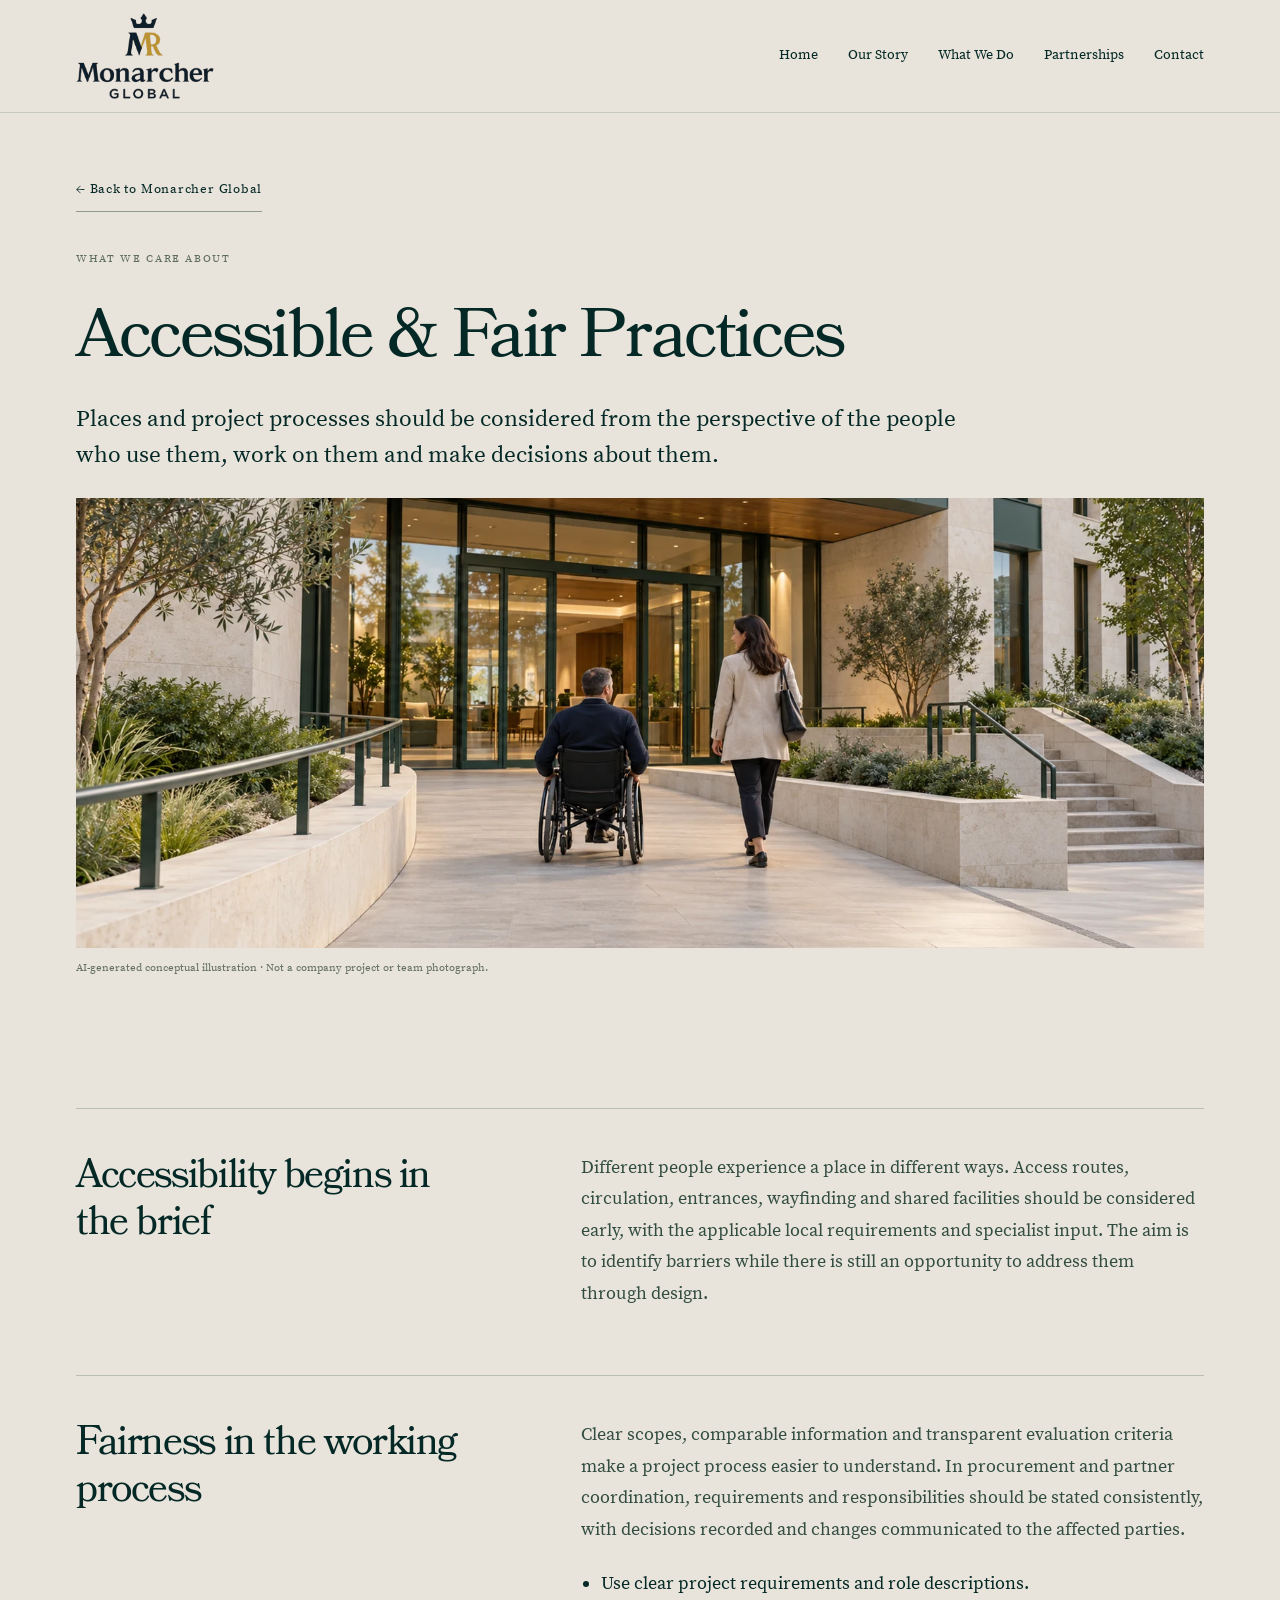
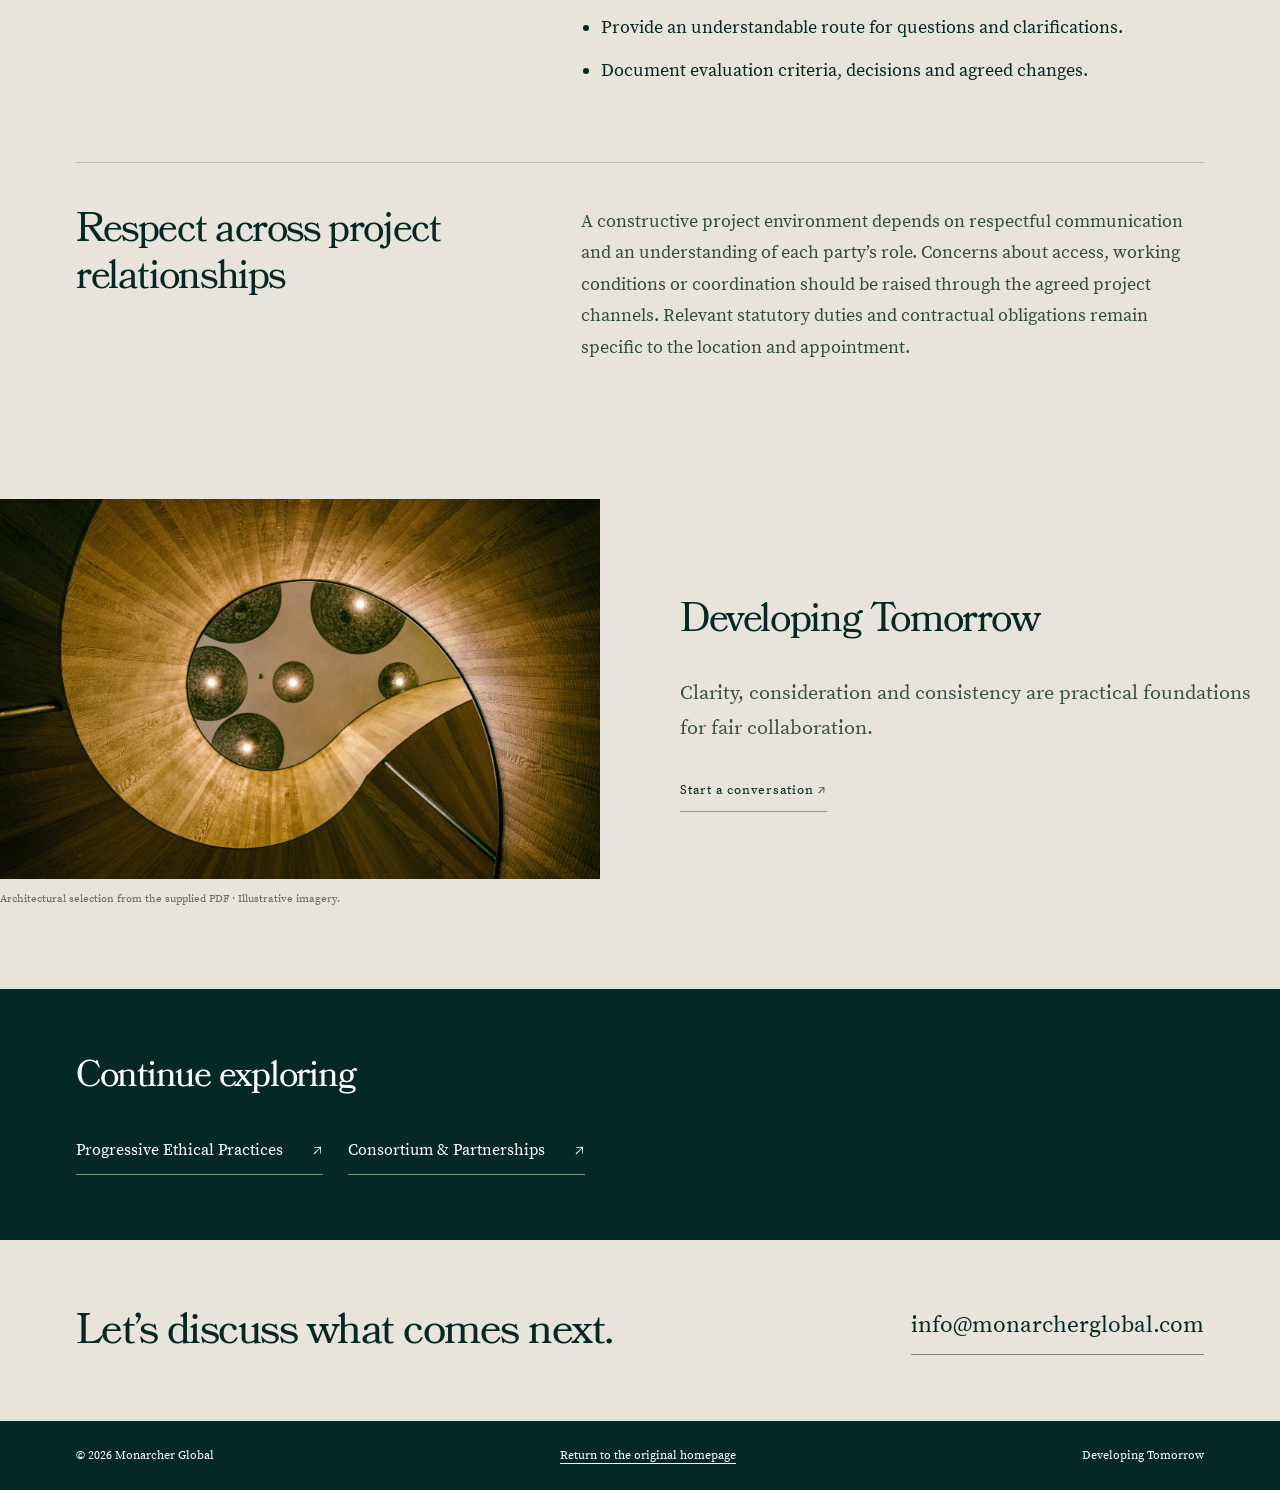
<file: accessible-and-fair-practices/index.html>
<!doctype html><html lang="en"><head><meta charset="UTF-8"><meta name="viewport" content="width=device-width,initial-scale=1"><title>Accessible &amp; Fair Practices | Monarcher Global</title><meta name="description" content="Places and project processes should be considered from the perspective of the people who use them, work on them and make decisions about them."><meta name="robots" content="index,follow"><meta name="theme-color" content="#042825"><link rel="canonical" href="https://monarcherglobal.com/accessible-and-fair-practices/"><meta property="og:title" content="Accessible &amp; Fair Practices | Monarcher Global"><meta property="og:description" content="Places and project processes should be considered from the perspective of the people who use them, work on them and make decisions about them."><meta property="og:image" content="https://monarcherglobal.com/assets/sydney.webp"><meta property="og:url" content="https://monarcherglobal.com/accessible-and-fair-practices/"><link rel="icon" href="/_assets/images/fee2522d8b4684b5f1899148c1366ec1.png"><link rel="stylesheet" href="/assets/details.css"><script src="/assets/details.js" defer></script></head><body><a class="skip" href="#main">Skip to content</a><header class="site-header"><div class="wrap header-inner"><a class="brand" href="/" aria-label="Monarcher Global homepage"><img src="/assets/logo.webp" width="138" height="88" alt="Monarcher Global"></a><button class="menu" aria-expanded="false" aria-controls="site-nav">Menu</button><nav class="site-nav" id="site-nav" aria-label="Main navigation"><a href="/">Home</a><a href="/our-story/">Our Story</a><a href="/what-we-do/">What We Do</a><a href="/consortium-and-partnerships/">Partnerships</a><a href="/#PBp9xRggtqHNfzKc">Contact</a></nav></div></header><main id="main" tabindex="-1"><section class="detail-intro"><div class="wrap"><a class="back" href="/">← Back to Monarcher Global</a><div class="eyebrow">What we care about</div><h1>Accessible &amp; Fair Practices</h1><p class="lead">Places and project processes should be considered from the perspective of the people who use them, work on them and make decisions about them.</p><img class="detail-hero" src="/assets/inclusive-entrance.webp" alt="AI-generated concept of a shared step-free building entrance used by a wheelchair user and a walking colleague" loading="eager" decoding="async" width="1600" height="1000"><p class="caption">AI-generated conceptual illustration · Not a company project or team photograph.</p></div></section><section class="story"><div class="wrap"><article class="story-row"><h2>Accessibility begins in the brief</h2><div class="story-copy"><p>Different people experience a place in different ways. Access routes, circulation, entrances, wayfinding and shared facilities should be considered early, with the applicable local requirements and specialist input. The aim is to identify barriers while there is still an opportunity to address them through design.</p></div></article><article class="story-row"><h2>Fairness in the working process</h2><div class="story-copy"><p>Clear scopes, comparable information and transparent evaluation criteria make a project process easier to understand. In procurement and partner coordination, requirements and responsibilities should be stated consistently, with decisions recorded and changes communicated to the affected parties.</p><ul><li>Use clear project requirements and role descriptions.</li><li>Provide an understandable route for questions and clarifications.</li><li>Document evaluation criteria, decisions and agreed changes.</li></ul></div></article><article class="story-row"><h2>Respect across project relationships</h2><div class="story-copy"><p>A constructive project environment depends on respectful communication and an understanding of each party’s role. Concerns about access, working conditions or coordination should be raised through the agreed project channels. Relevant statutory duties and contractual obligations remain specific to the location and appointment.</p></div></article></div></section><div class="wrap editorial"><figure style="margin:0"><img class="" src="/assets/staircase.webp" alt="Curving interior staircase, selected from the supplied PDF" loading="lazy" decoding="async" width="1600" height="1000"><figcaption class="caption">Architectural selection from the supplied PDF · Illustrative imagery.</figcaption></figure><div><h2>Developing Tomorrow</h2><p>Clarity, consideration and consistency are practical foundations for fair collaboration.</p><a class="back" href="mailto:info@monarcherglobal.com">Start a conversation ↗</a></div></div><section class="related"><div class="wrap"><h2>Continue exploring</h2><div class="related-links"><a href="/progressive-ethical-practices/">Progressive Ethical Practices</a><a href="/consortium-and-partnerships/">Consortium &amp; Partnerships</a></div></div></section><section class="cta"><div class="wrap"><h2>Let’s discuss what comes next.</h2><a class="email" href="mailto:info@monarcherglobal.com">info@monarcherglobal.com</a></div></section></main><footer class="footer"><div class="wrap"><span>© 2026 Monarcher Global</span><a href="/">Return to the original homepage</a><span>Developing Tomorrow</span></div></footer></body></html>
</file>
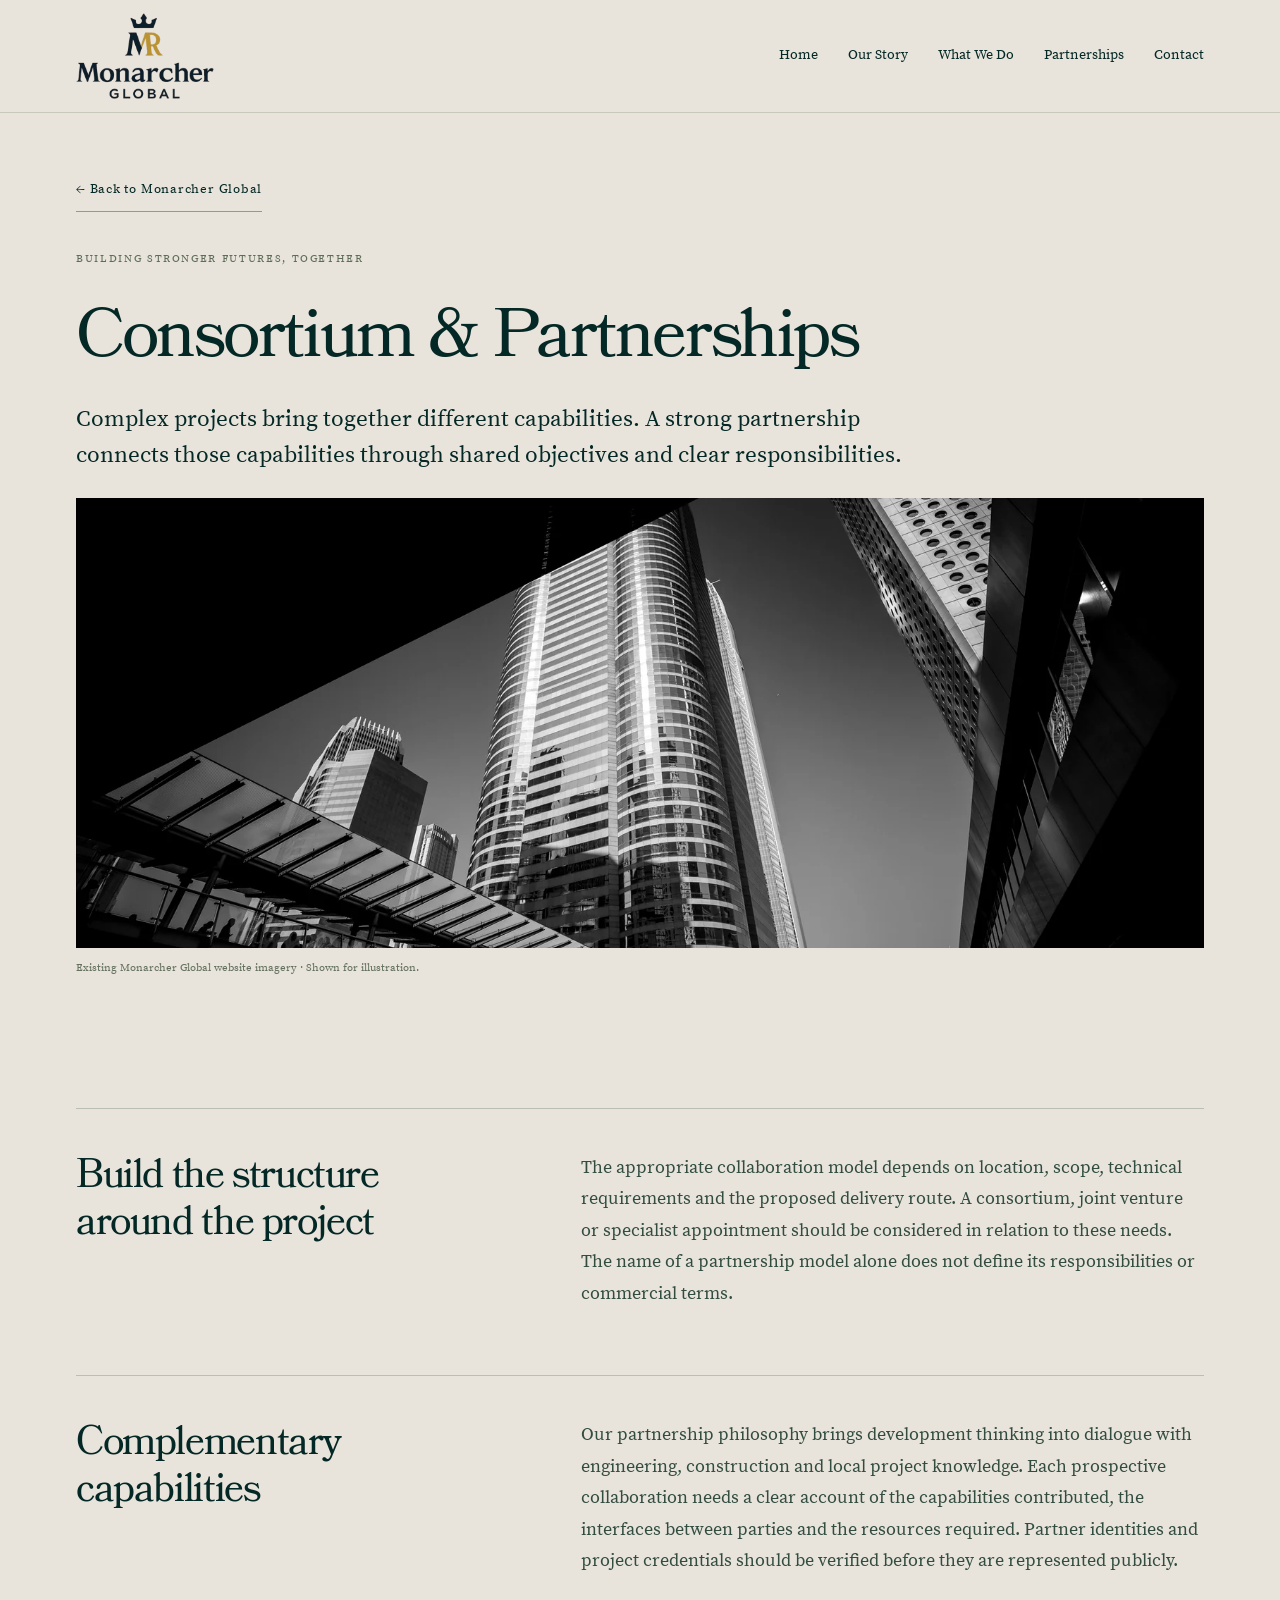
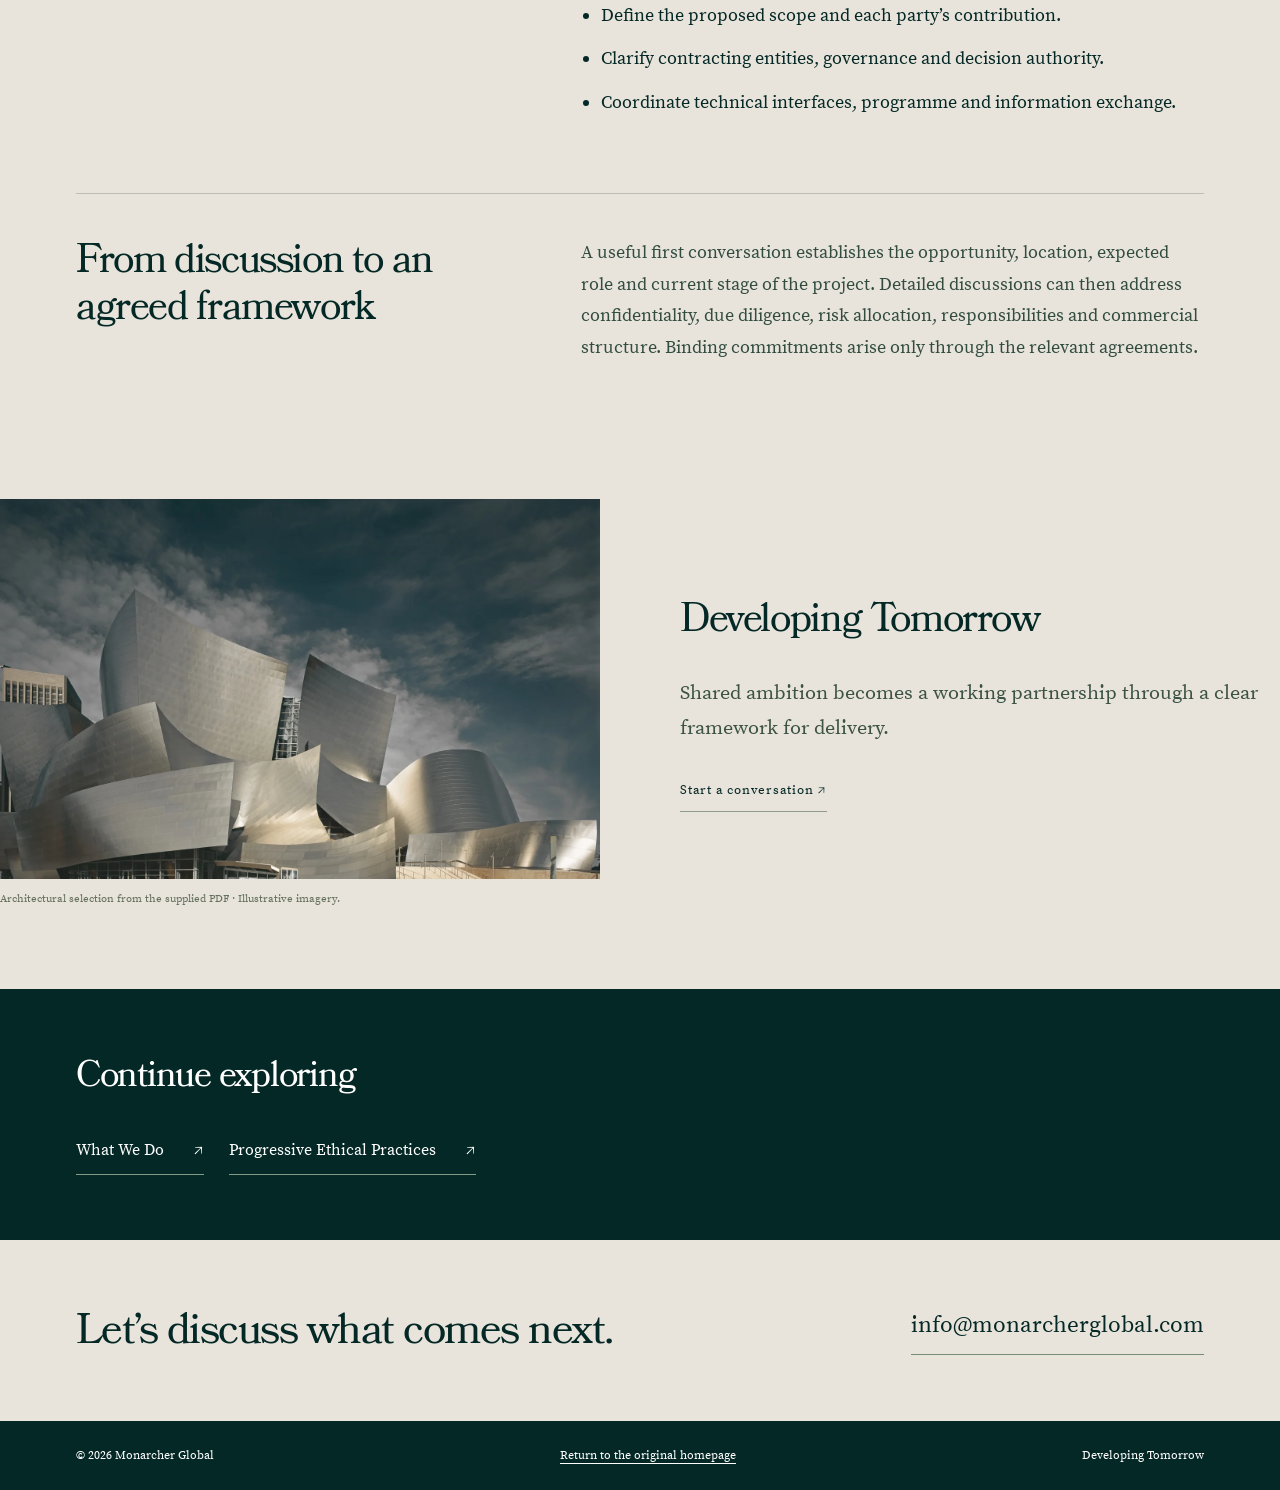
<file: consortium-and-partnerships/index.html>
<!doctype html><html lang="en"><head><meta charset="UTF-8"><meta name="viewport" content="width=device-width,initial-scale=1"><title>Consortium &amp; Partnerships | Monarcher Global</title><meta name="description" content="Complex projects bring together different capabilities. A strong partnership connects those capabilities through shared objectives and clear responsibilities."><meta name="robots" content="index,follow"><meta name="theme-color" content="#042825"><link rel="canonical" href="https://monarcherglobal.com/consortium-and-partnerships/"><meta property="og:title" content="Consortium &amp; Partnerships | Monarcher Global"><meta property="og:description" content="Complex projects bring together different capabilities. A strong partnership connects those capabilities through shared objectives and clear responsibilities."><meta property="og:image" content="https://monarcherglobal.com/assets/sydney.webp"><meta property="og:url" content="https://monarcherglobal.com/consortium-and-partnerships/"><link rel="icon" href="/_assets/images/fee2522d8b4684b5f1899148c1366ec1.png"><link rel="stylesheet" href="/assets/details.css"><script src="/assets/details.js" defer></script></head><body><a class="skip" href="#main">Skip to content</a><header class="site-header"><div class="wrap header-inner"><a class="brand" href="/" aria-label="Monarcher Global homepage"><img src="/assets/logo.webp" width="138" height="88" alt="Monarcher Global"></a><button class="menu" aria-expanded="false" aria-controls="site-nav">Menu</button><nav class="site-nav" id="site-nav" aria-label="Main navigation"><a href="/">Home</a><a href="/our-story/">Our Story</a><a href="/what-we-do/">What We Do</a><a href="/consortium-and-partnerships/">Partnerships</a><a href="/#PBp9xRggtqHNfzKc">Contact</a></nav></div></header><main id="main" tabindex="-1"><section class="detail-intro"><div class="wrap"><a class="back" href="/">← Back to Monarcher Global</a><div class="eyebrow">Building stronger futures, together</div><h1>Consortium &amp; Partnerships</h1><p class="lead">Complex projects bring together different capabilities. A strong partnership connects those capabilities through shared objectives and clear responsibilities.</p><img class="detail-hero" src="/assets/structure.webp" alt="Black and white architectural view with structural geometry" loading="eager" decoding="async" width="1600" height="1000"><p class="caption">Existing Monarcher Global website imagery · Shown for illustration.</p></div></section><section class="story"><div class="wrap"><article class="story-row"><h2>Build the structure around the project</h2><div class="story-copy"><p>The appropriate collaboration model depends on location, scope, technical requirements and the proposed delivery route. A consortium, joint venture or specialist appointment should be considered in relation to these needs. The name of a partnership model alone does not define its responsibilities or commercial terms.</p></div></article><article class="story-row"><h2>Complementary capabilities</h2><div class="story-copy"><p>Our partnership philosophy brings development thinking into dialogue with engineering, construction and local project knowledge. Each prospective collaboration needs a clear account of the capabilities contributed, the interfaces between parties and the resources required. Partner identities and project credentials should be verified before they are represented publicly.</p><ul><li>Define the proposed scope and each party’s contribution.</li><li>Clarify contracting entities, governance and decision authority.</li><li>Coordinate technical interfaces, programme and information exchange.</li></ul></div></article><article class="story-row"><h2>From discussion to an agreed framework</h2><div class="story-copy"><p>A useful first conversation establishes the opportunity, location, expected role and current stage of the project. Detailed discussions can then address confidentiality, due diligence, risk allocation, responsibilities and commercial structure. Binding commitments arise only through the relevant agreements.</p></div></article></div></section><div class="wrap editorial"><figure style="margin:0"><img class="" src="/assets/concert-hall.webp" alt="Sculptural concert hall architecture, selected from the supplied PDF" loading="lazy" decoding="async" width="1600" height="1000"><figcaption class="caption">Architectural selection from the supplied PDF · Illustrative imagery.</figcaption></figure><div><h2>Developing Tomorrow</h2><p>Shared ambition becomes a working partnership through a clear framework for delivery.</p><a class="back" href="mailto:info@monarcherglobal.com">Start a conversation ↗</a></div></div><section class="related"><div class="wrap"><h2>Continue exploring</h2><div class="related-links"><a href="/what-we-do/">What We Do</a><a href="/progressive-ethical-practices/">Progressive Ethical Practices</a></div></div></section><section class="cta"><div class="wrap"><h2>Let’s discuss what comes next.</h2><a class="email" href="mailto:info@monarcherglobal.com">info@monarcherglobal.com</a></div></section></main><footer class="footer"><div class="wrap"><span>© 2026 Monarcher Global</span><a href="/">Return to the original homepage</a><span>Developing Tomorrow</span></div></footer></body></html>
</file>
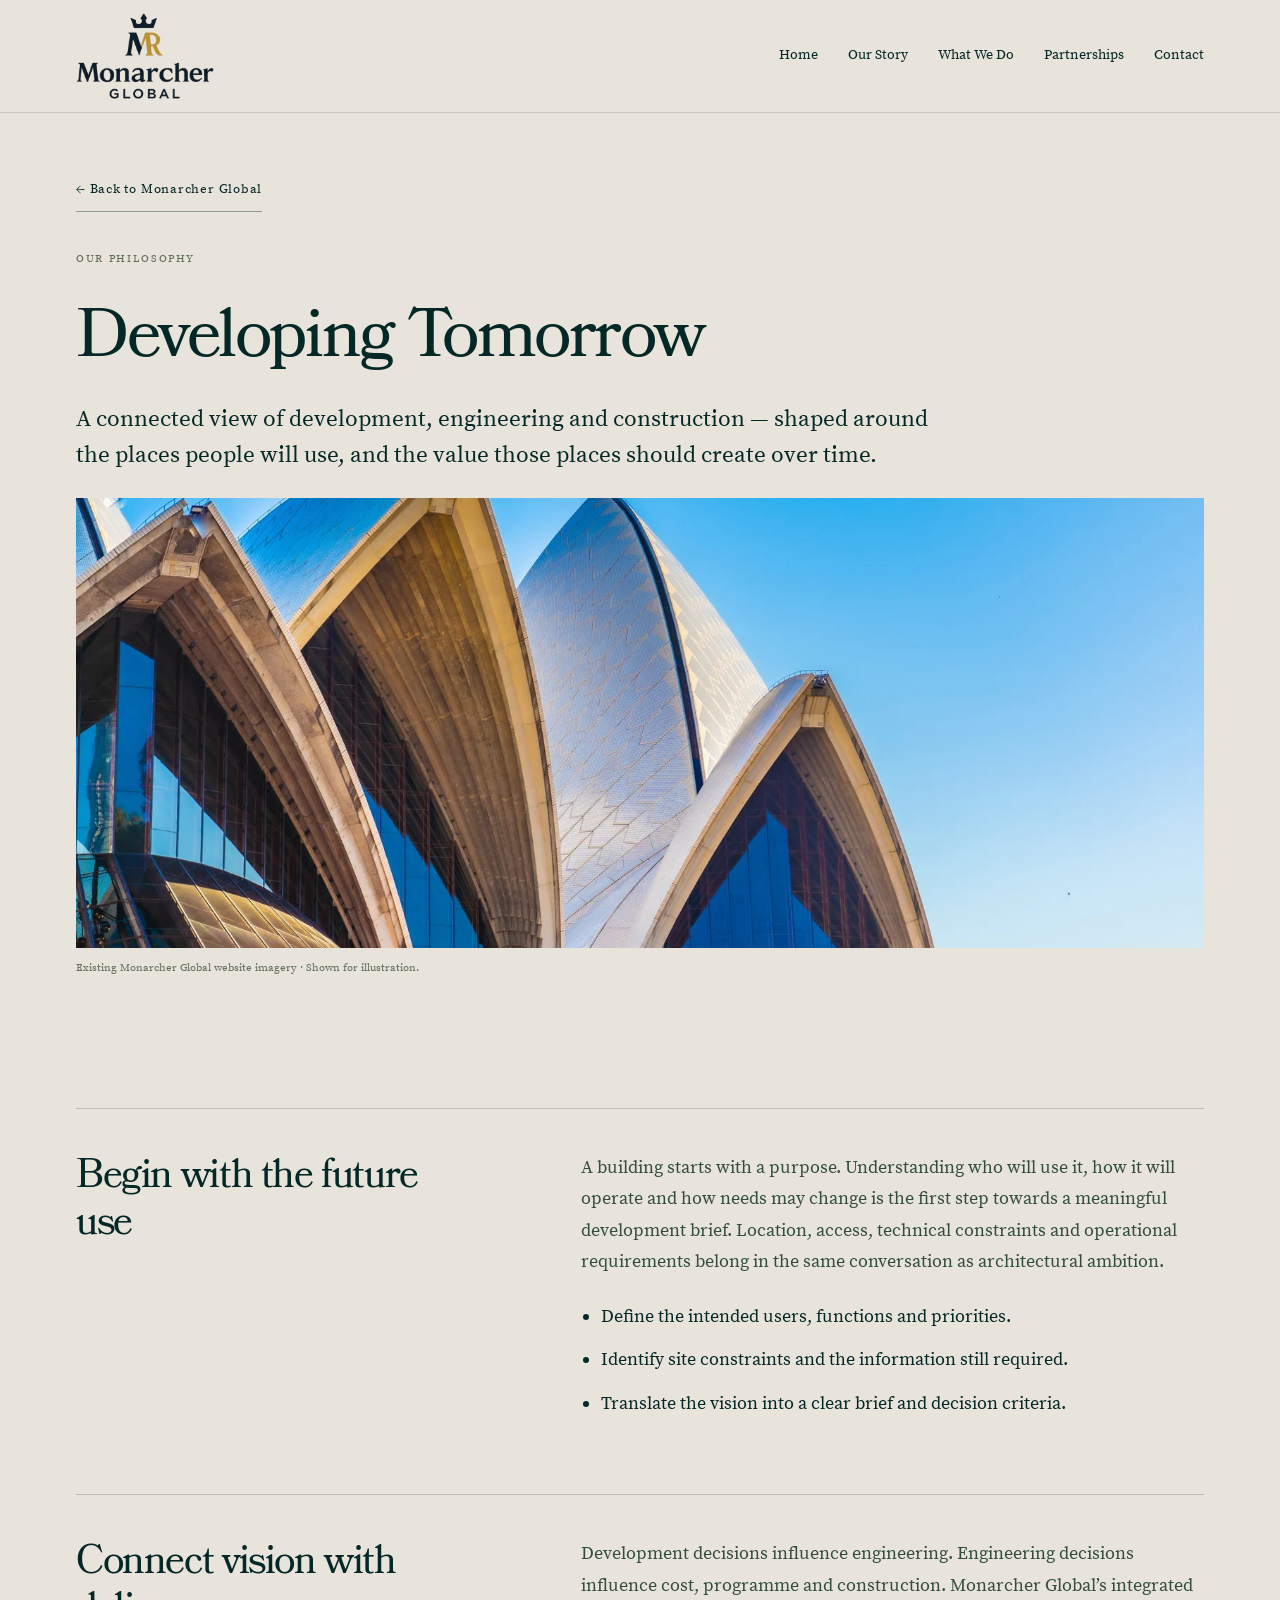
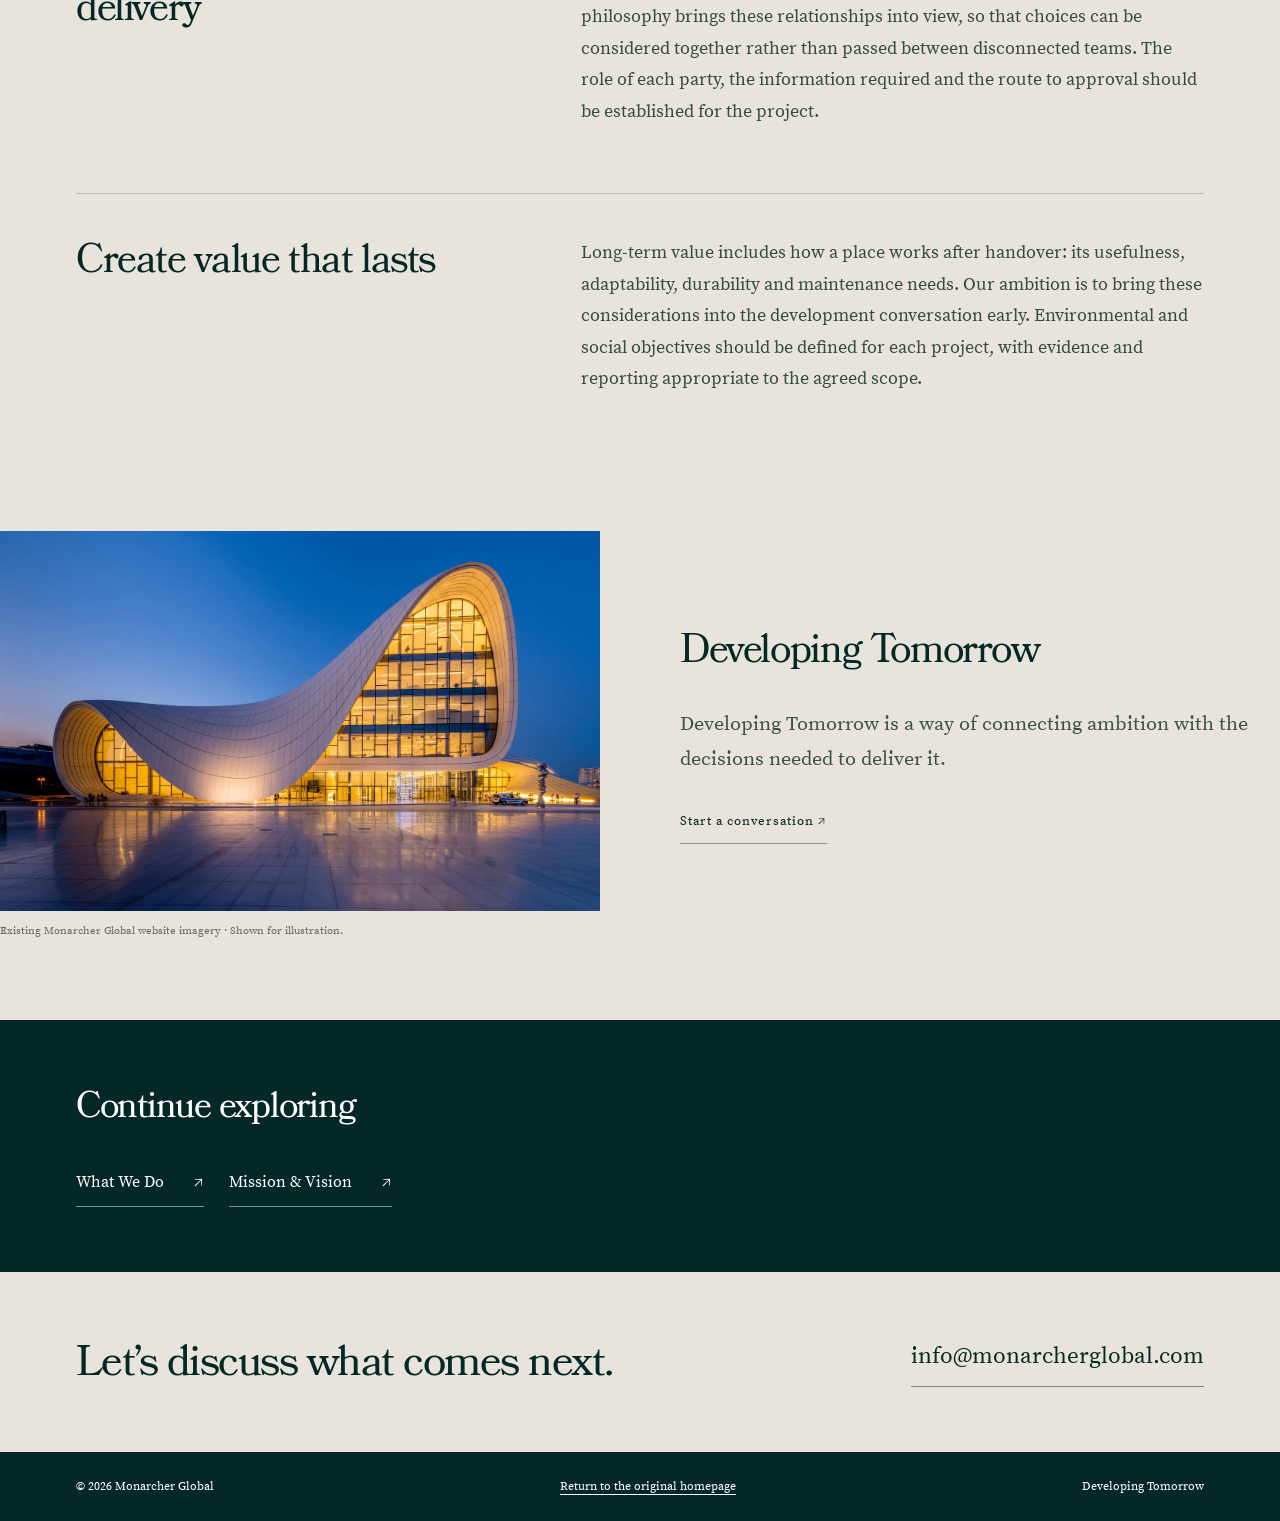
<file: developing-tomorrow/index.html>
<!doctype html><html lang="en"><head><meta charset="UTF-8"><meta name="viewport" content="width=device-width,initial-scale=1"><title>Developing Tomorrow | Monarcher Global</title><meta name="description" content="A connected view of development, engineering and construction — shaped around the places people will use, and the value those places should create over time."><meta name="robots" content="index,follow"><meta name="theme-color" content="#042825"><link rel="canonical" href="https://monarcherglobal.com/developing-tomorrow/"><meta property="og:title" content="Developing Tomorrow | Monarcher Global"><meta property="og:description" content="A connected view of development, engineering and construction — shaped around the places people will use, and the value those places should create over time."><meta property="og:image" content="https://monarcherglobal.com/assets/sydney.webp"><meta property="og:url" content="https://monarcherglobal.com/developing-tomorrow/"><link rel="icon" href="/_assets/images/fee2522d8b4684b5f1899148c1366ec1.png"><link rel="stylesheet" href="/assets/details.css"><script src="/assets/details.js" defer></script></head><body><a class="skip" href="#main">Skip to content</a><header class="site-header"><div class="wrap header-inner"><a class="brand" href="/" aria-label="Monarcher Global homepage"><img src="/assets/logo.webp" width="138" height="88" alt="Monarcher Global"></a><button class="menu" aria-expanded="false" aria-controls="site-nav">Menu</button><nav class="site-nav" id="site-nav" aria-label="Main navigation"><a href="/">Home</a><a href="/our-story/">Our Story</a><a href="/what-we-do/">What We Do</a><a href="/consortium-and-partnerships/">Partnerships</a><a href="/#PBp9xRggtqHNfzKc">Contact</a></nav></div></header><main id="main" tabindex="-1"><section class="detail-intro"><div class="wrap"><a class="back" href="/">← Back to Monarcher Global</a><div class="eyebrow">Our philosophy</div><h1>Developing Tomorrow</h1><p class="lead">A connected view of development, engineering and construction — shaped around the places people will use, and the value those places should create over time.</p><img class="detail-hero" src="/assets/sydney.webp" alt="Sydney Opera House roof shells, used in the existing Monarcher Global website" loading="eager" decoding="async" width="1600" height="1000"><p class="caption">Existing Monarcher Global website imagery · Shown for illustration.</p></div></section><section class="story"><div class="wrap"><article class="story-row"><h2>Begin with the future use</h2><div class="story-copy"><p>A building starts with a purpose. Understanding who will use it, how it will operate and how needs may change is the first step towards a meaningful development brief. Location, access, technical constraints and operational requirements belong in the same conversation as architectural ambition.</p><ul><li>Define the intended users, functions and priorities.</li><li>Identify site constraints and the information still required.</li><li>Translate the vision into a clear brief and decision criteria.</li></ul></div></article><article class="story-row"><h2>Connect vision with delivery</h2><div class="story-copy"><p>Development decisions influence engineering. Engineering decisions influence cost, programme and construction. Monarcher Global’s integrated philosophy brings these relationships into view, so that choices can be considered together rather than passed between disconnected teams. The role of each party, the information required and the route to approval should be established for the project.</p></div></article><article class="story-row"><h2>Create value that lasts</h2><div class="story-copy"><p>Long-term value includes how a place works after handover: its usefulness, adaptability, durability and maintenance needs. Our ambition is to bring these considerations into the development conversation early. Environmental and social objectives should be defined for each project, with evidence and reporting appropriate to the agreed scope.</p></div></article></div></section><div class="wrap editorial"><figure style="margin:0"><img class="" src="/assets/centre.webp" alt="Sculptural contemporary architecture illuminated at dusk" loading="lazy" decoding="async" width="1600" height="1000"><figcaption class="caption">Existing Monarcher Global website imagery · Shown for illustration.</figcaption></figure><div><h2>Developing Tomorrow</h2><p>Developing Tomorrow is a way of connecting ambition with the decisions needed to deliver it.</p><a class="back" href="mailto:info@monarcherglobal.com">Start a conversation ↗</a></div></div><section class="related"><div class="wrap"><h2>Continue exploring</h2><div class="related-links"><a href="/what-we-do/">What We Do</a><a href="/mission-and-vision/">Mission &amp; Vision</a></div></div></section><section class="cta"><div class="wrap"><h2>Let’s discuss what comes next.</h2><a class="email" href="mailto:info@monarcherglobal.com">info@monarcherglobal.com</a></div></section></main><footer class="footer"><div class="wrap"><span>© 2026 Monarcher Global</span><a href="/">Return to the original homepage</a><span>Developing Tomorrow</span></div></footer></body></html>
</file>
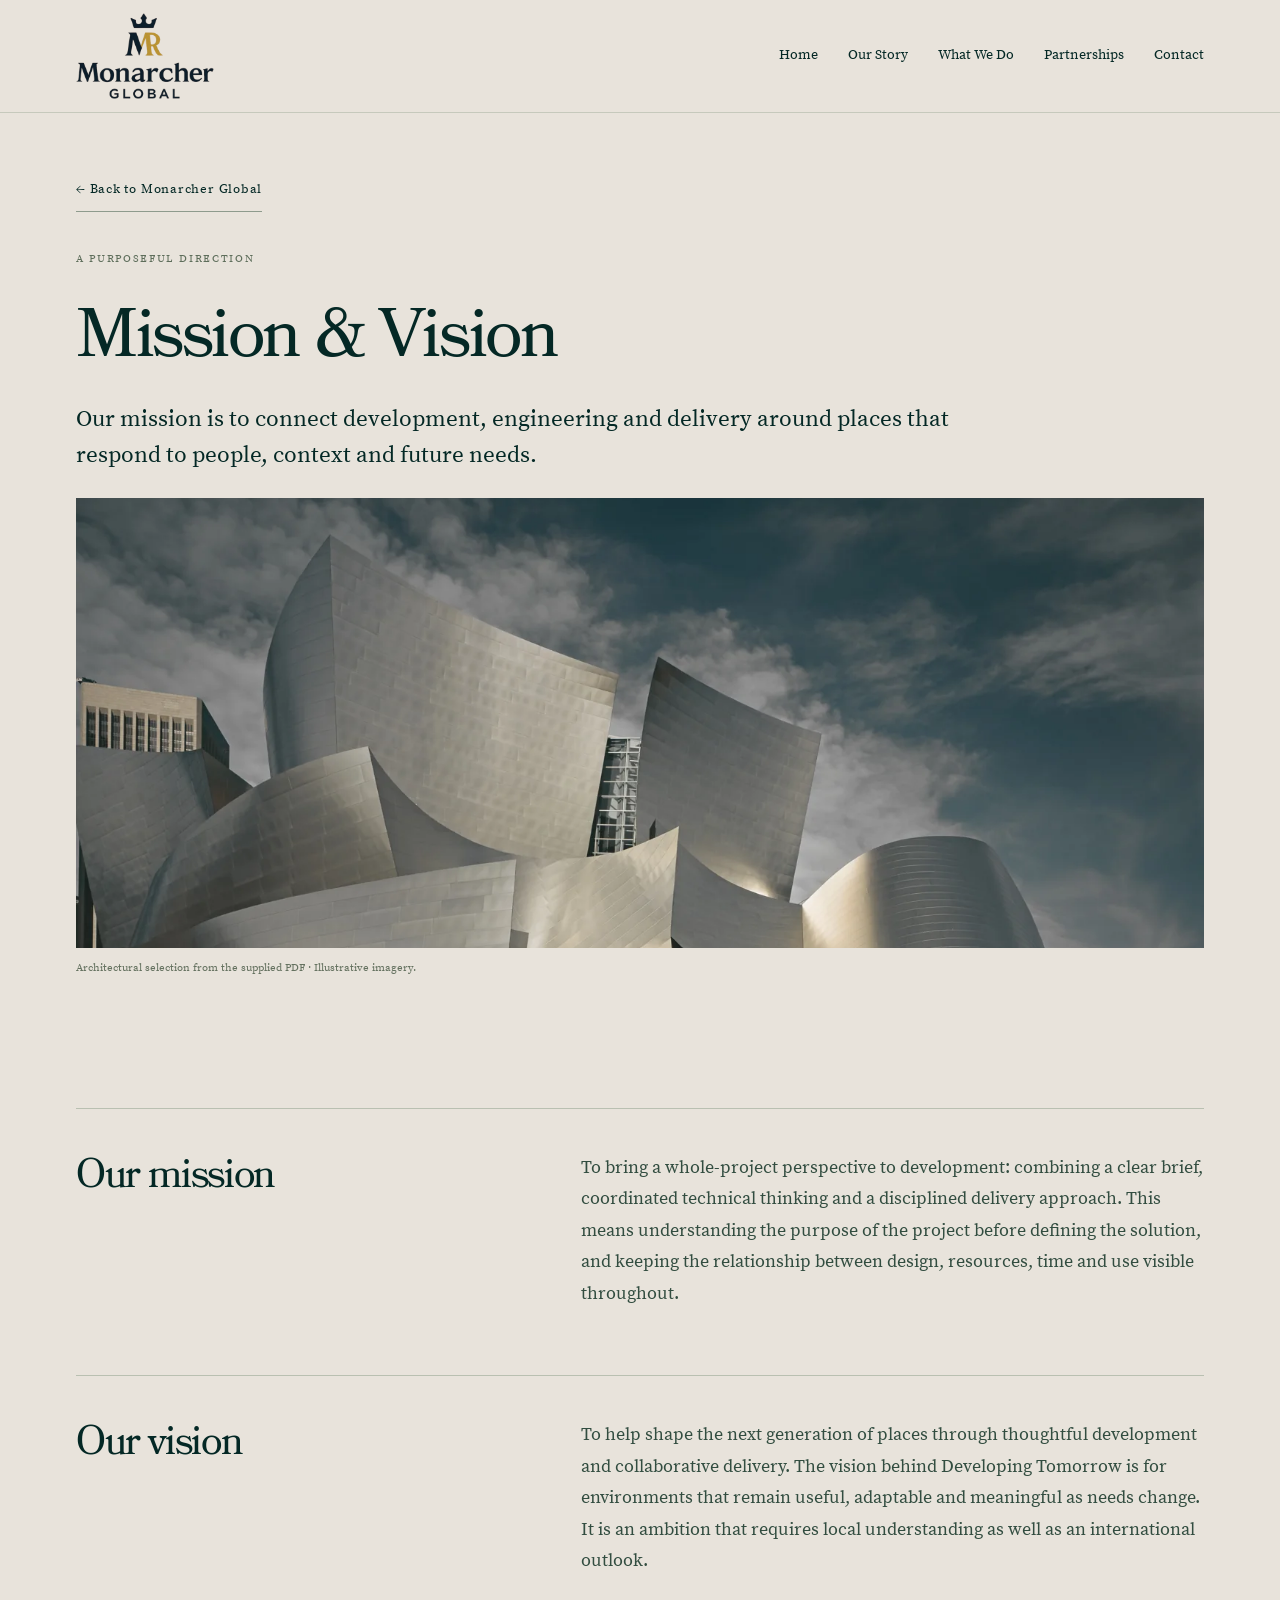
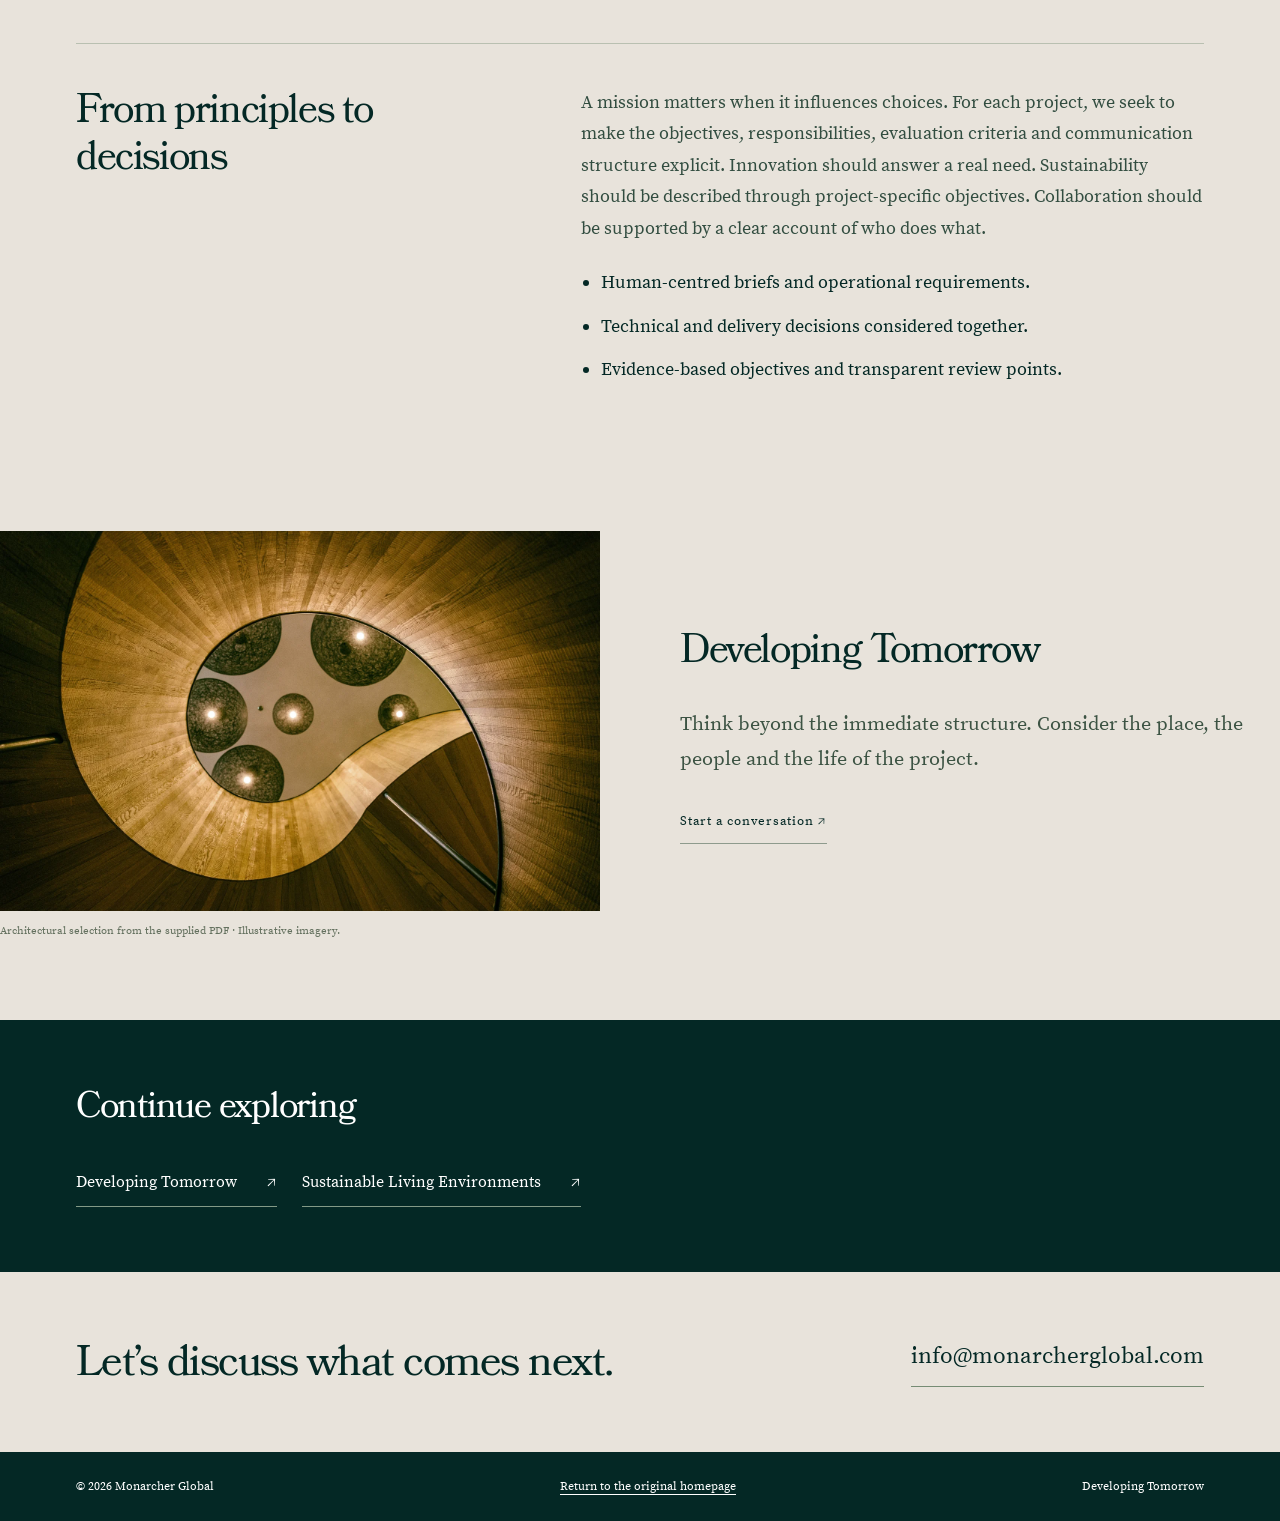
<file: mission-and-vision/index.html>
<!doctype html><html lang="en"><head><meta charset="UTF-8"><meta name="viewport" content="width=device-width,initial-scale=1"><title>Mission &amp; Vision | Monarcher Global</title><meta name="description" content="Our mission is to connect development, engineering and delivery around places that respond to people, context and future needs."><meta name="robots" content="index,follow"><meta name="theme-color" content="#042825"><link rel="canonical" href="https://monarcherglobal.com/mission-and-vision/"><meta property="og:title" content="Mission &amp; Vision | Monarcher Global"><meta property="og:description" content="Our mission is to connect development, engineering and delivery around places that respond to people, context and future needs."><meta property="og:image" content="https://monarcherglobal.com/assets/sydney.webp"><meta property="og:url" content="https://monarcherglobal.com/mission-and-vision/"><link rel="icon" href="/_assets/images/fee2522d8b4684b5f1899148c1366ec1.png"><link rel="stylesheet" href="/assets/details.css"><script src="/assets/details.js" defer></script></head><body><a class="skip" href="#main">Skip to content</a><header class="site-header"><div class="wrap header-inner"><a class="brand" href="/" aria-label="Monarcher Global homepage"><img src="/assets/logo.webp" width="138" height="88" alt="Monarcher Global"></a><button class="menu" aria-expanded="false" aria-controls="site-nav">Menu</button><nav class="site-nav" id="site-nav" aria-label="Main navigation"><a href="/">Home</a><a href="/our-story/">Our Story</a><a href="/what-we-do/">What We Do</a><a href="/consortium-and-partnerships/">Partnerships</a><a href="/#PBp9xRggtqHNfzKc">Contact</a></nav></div></header><main id="main" tabindex="-1"><section class="detail-intro"><div class="wrap"><a class="back" href="/">← Back to Monarcher Global</a><div class="eyebrow">A purposeful direction</div><h1>Mission &amp; Vision</h1><p class="lead">Our mission is to connect development, engineering and delivery around places that respond to people, context and future needs.</p><img class="detail-hero" src="/assets/concert-hall.webp" alt="Sculptural concert hall architecture, selected from the supplied PDF" loading="eager" decoding="async" width="1600" height="1000"><p class="caption">Architectural selection from the supplied PDF · Illustrative imagery.</p></div></section><section class="story"><div class="wrap"><article class="story-row"><h2>Our mission</h2><div class="story-copy"><p>To bring a whole-project perspective to development: combining a clear brief, coordinated technical thinking and a disciplined delivery approach. This means understanding the purpose of the project before defining the solution, and keeping the relationship between design, resources, time and use visible throughout.</p></div></article><article class="story-row"><h2>Our vision</h2><div class="story-copy"><p>To help shape the next generation of places through thoughtful development and collaborative delivery. The vision behind Developing Tomorrow is for environments that remain useful, adaptable and meaningful as needs change. It is an ambition that requires local understanding as well as an international outlook.</p></div></article><article class="story-row"><h2>From principles to decisions</h2><div class="story-copy"><p>A mission matters when it influences choices. For each project, we seek to make the objectives, responsibilities, evaluation criteria and communication structure explicit. Innovation should answer a real need. Sustainability should be described through project-specific objectives. Collaboration should be supported by a clear account of who does what.</p><ul><li>Human-centred briefs and operational requirements.</li><li>Technical and delivery decisions considered together.</li><li>Evidence-based objectives and transparent review points.</li></ul></div></article></div></section><div class="wrap editorial"><figure style="margin:0"><img class="" src="/assets/staircase.webp" alt="Curving interior staircase, selected from the supplied PDF" loading="lazy" decoding="async" width="1600" height="1000"><figcaption class="caption">Architectural selection from the supplied PDF · Illustrative imagery.</figcaption></figure><div><h2>Developing Tomorrow</h2><p>Think beyond the immediate structure. Consider the place, the people and the life of the project.</p><a class="back" href="mailto:info@monarcherglobal.com">Start a conversation ↗</a></div></div><section class="related"><div class="wrap"><h2>Continue exploring</h2><div class="related-links"><a href="/developing-tomorrow/">Developing Tomorrow</a><a href="/sustainable-living-environments/">Sustainable Living Environments</a></div></div></section><section class="cta"><div class="wrap"><h2>Let’s discuss what comes next.</h2><a class="email" href="mailto:info@monarcherglobal.com">info@monarcherglobal.com</a></div></section></main><footer class="footer"><div class="wrap"><span>© 2026 Monarcher Global</span><a href="/">Return to the original homepage</a><span>Developing Tomorrow</span></div></footer></body></html>
</file>
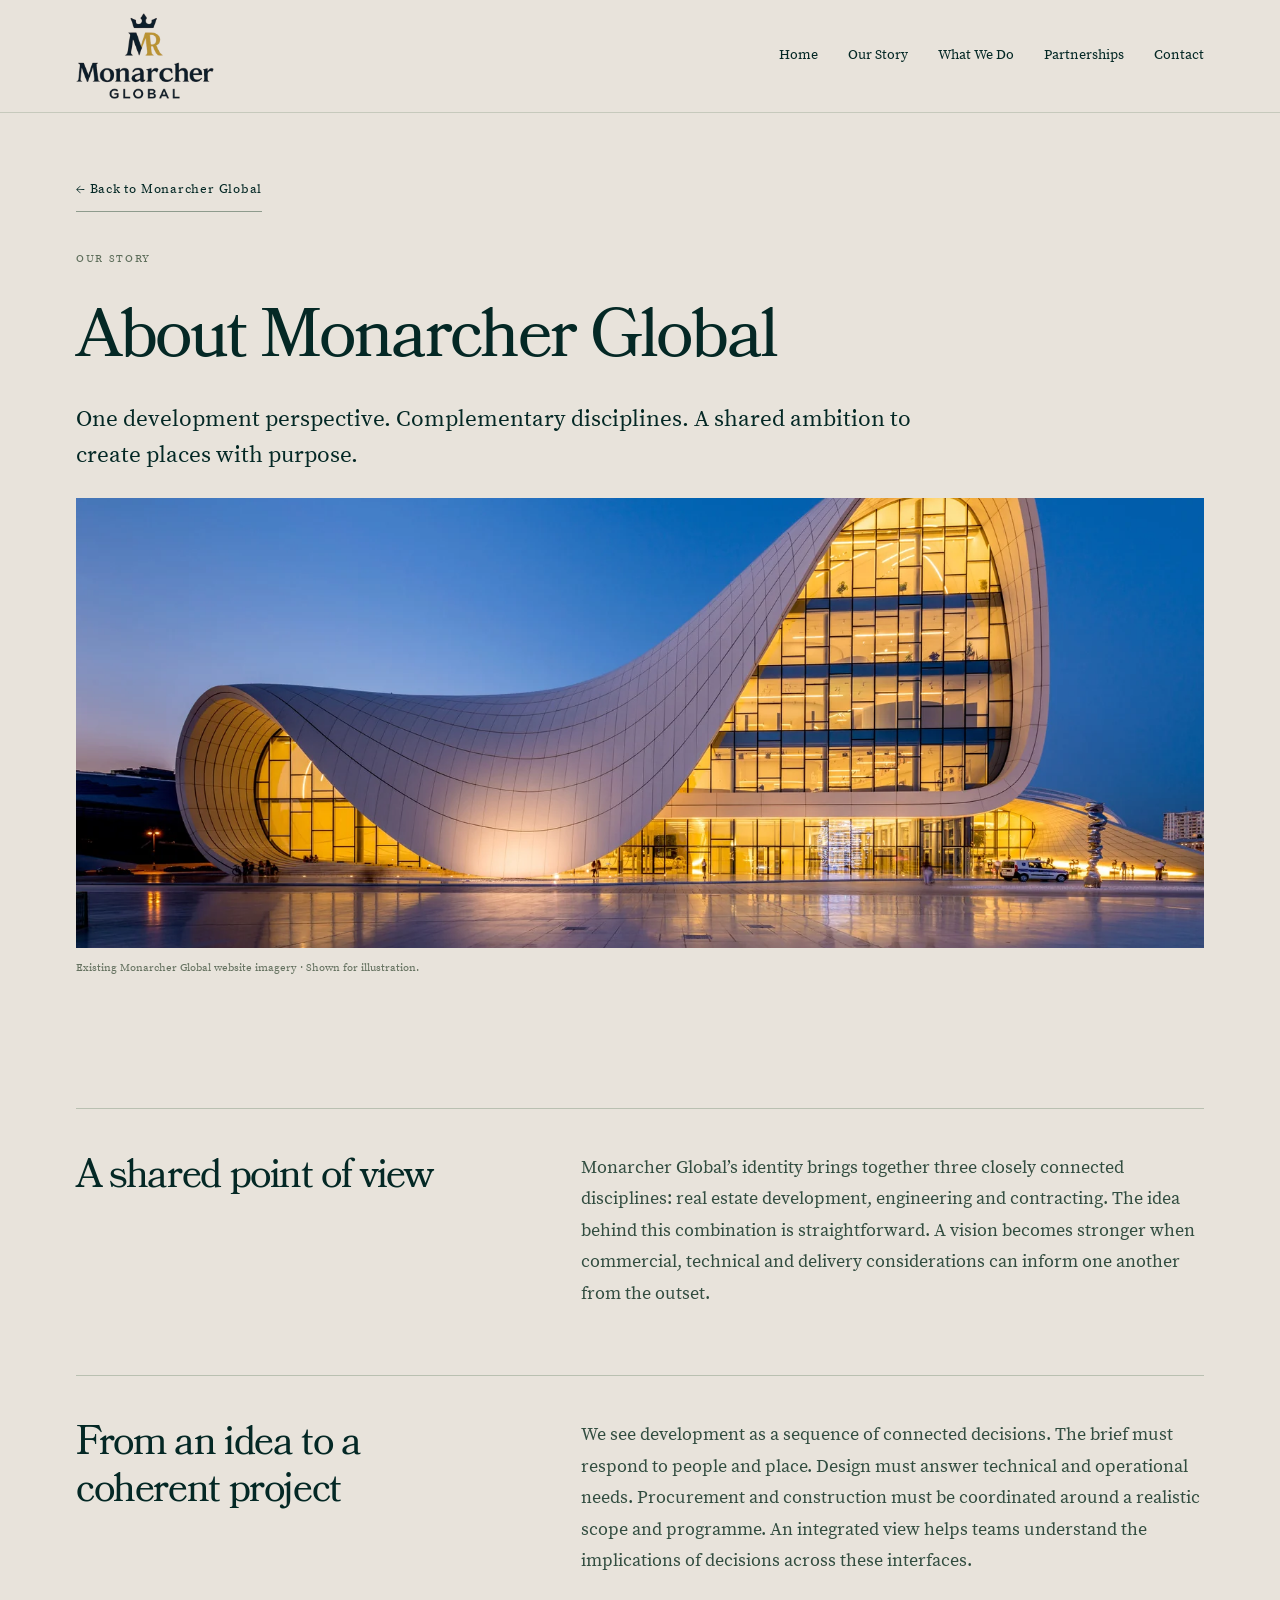
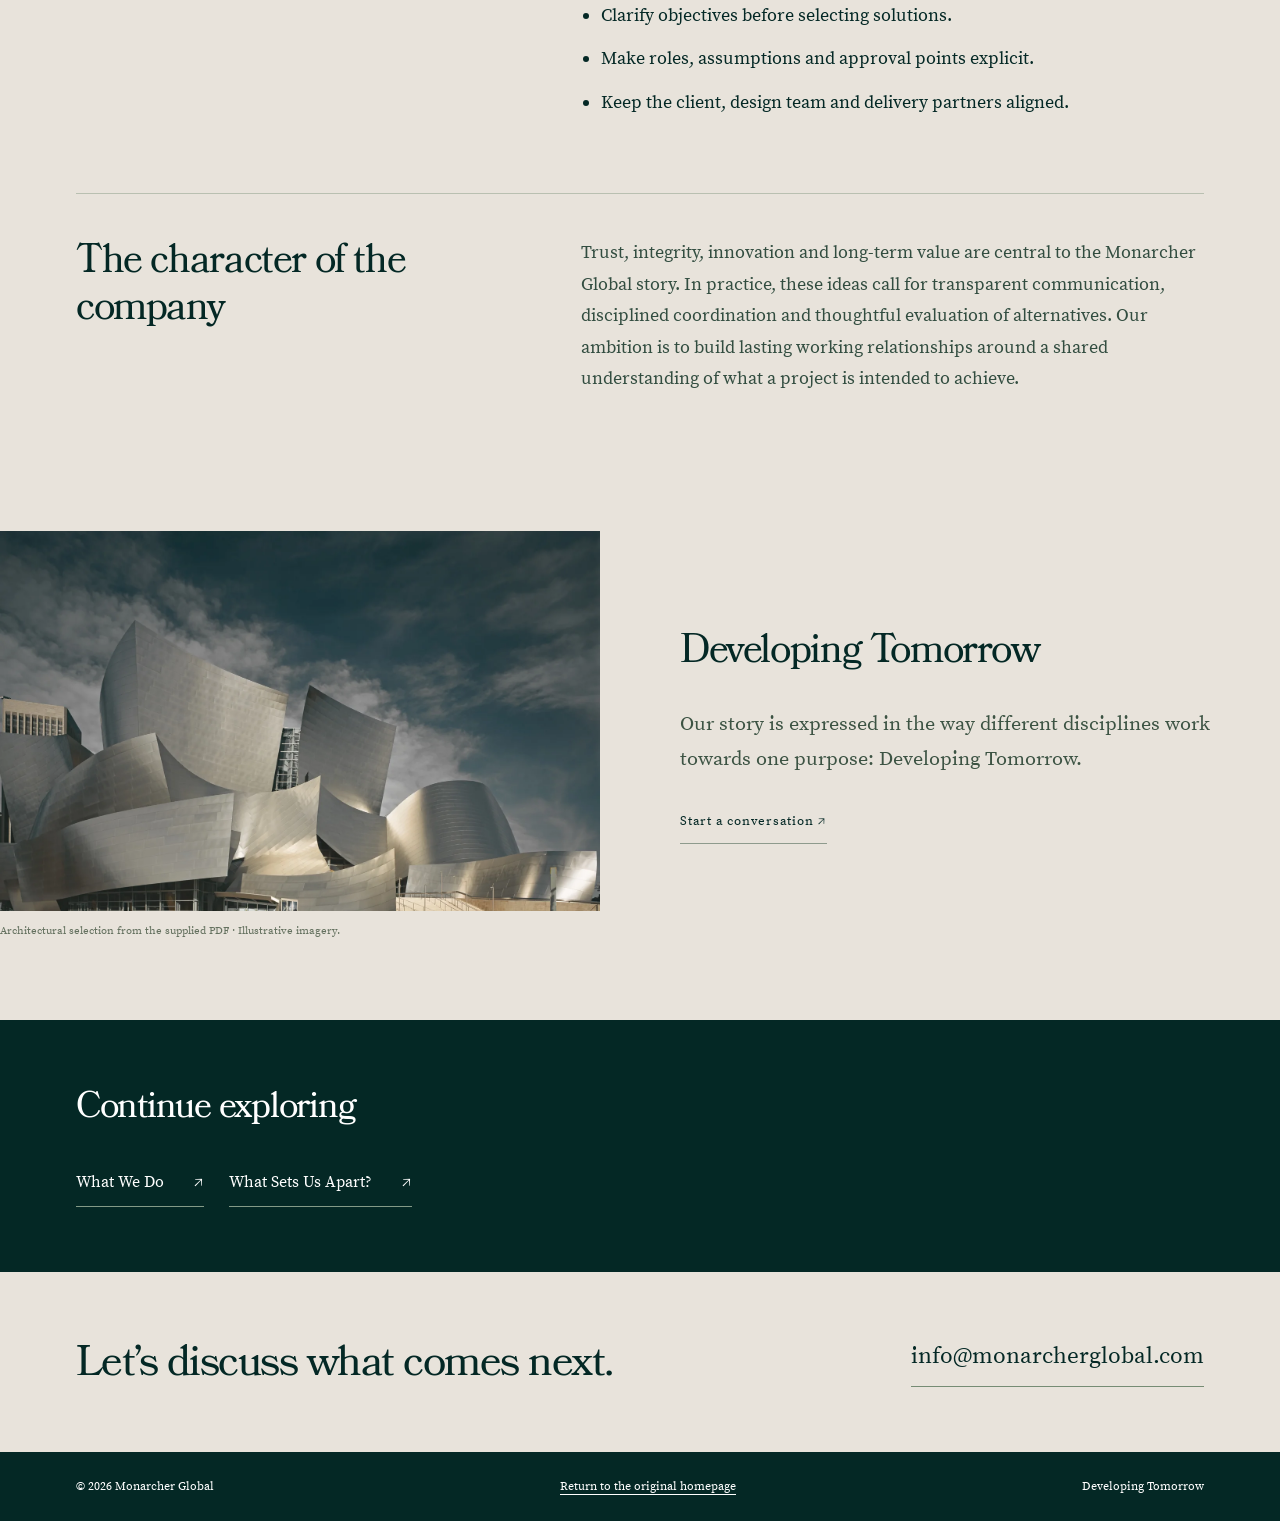
<file: our-story/index.html>
<!doctype html><html lang="en"><head><meta charset="UTF-8"><meta name="viewport" content="width=device-width,initial-scale=1"><title>About Monarcher Global | Monarcher Global</title><meta name="description" content="One development perspective. Complementary disciplines. A shared ambition to create places with purpose."><meta name="robots" content="index,follow"><meta name="theme-color" content="#042825"><link rel="canonical" href="https://monarcherglobal.com/our-story/"><meta property="og:title" content="About Monarcher Global | Monarcher Global"><meta property="og:description" content="One development perspective. Complementary disciplines. A shared ambition to create places with purpose."><meta property="og:image" content="https://monarcherglobal.com/assets/sydney.webp"><meta property="og:url" content="https://monarcherglobal.com/our-story/"><link rel="icon" href="/_assets/images/fee2522d8b4684b5f1899148c1366ec1.png"><link rel="stylesheet" href="/assets/details.css"><script src="/assets/details.js" defer></script></head><body><a class="skip" href="#main">Skip to content</a><header class="site-header"><div class="wrap header-inner"><a class="brand" href="/" aria-label="Monarcher Global homepage"><img src="/assets/logo.webp" width="138" height="88" alt="Monarcher Global"></a><button class="menu" aria-expanded="false" aria-controls="site-nav">Menu</button><nav class="site-nav" id="site-nav" aria-label="Main navigation"><a href="/">Home</a><a href="/our-story/">Our Story</a><a href="/what-we-do/">What We Do</a><a href="/consortium-and-partnerships/">Partnerships</a><a href="/#PBp9xRggtqHNfzKc">Contact</a></nav></div></header><main id="main" tabindex="-1"><section class="detail-intro"><div class="wrap"><a class="back" href="/">← Back to Monarcher Global</a><div class="eyebrow">Our story</div><h1>About Monarcher Global</h1><p class="lead">One development perspective. Complementary disciplines. A shared ambition to create places with purpose.</p><img class="detail-hero" src="/assets/centre.webp" alt="Sculptural contemporary architecture illuminated at dusk" loading="eager" decoding="async" width="1600" height="1000"><p class="caption">Existing Monarcher Global website imagery · Shown for illustration.</p></div></section><section class="story"><div class="wrap"><article class="story-row"><h2>A shared point of view</h2><div class="story-copy"><p>Monarcher Global’s identity brings together three closely connected disciplines: real estate development, engineering and contracting. The idea behind this combination is straightforward. A vision becomes stronger when commercial, technical and delivery considerations can inform one another from the outset.</p></div></article><article class="story-row"><h2>From an idea to a coherent project</h2><div class="story-copy"><p>We see development as a sequence of connected decisions. The brief must respond to people and place. Design must answer technical and operational needs. Procurement and construction must be coordinated around a realistic scope and programme. An integrated view helps teams understand the implications of decisions across these interfaces.</p><ul><li>Clarify objectives before selecting solutions.</li><li>Make roles, assumptions and approval points explicit.</li><li>Keep the client, design team and delivery partners aligned.</li></ul></div></article><article class="story-row"><h2>The character of the company</h2><div class="story-copy"><p>Trust, integrity, innovation and long-term value are central to the Monarcher Global story. In practice, these ideas call for transparent communication, disciplined coordination and thoughtful evaluation of alternatives. Our ambition is to build lasting working relationships around a shared understanding of what a project is intended to achieve.</p></div></article></div></section><div class="wrap editorial"><figure style="margin:0"><img class="" src="/assets/concert-hall.webp" alt="Sculptural concert hall architecture, selected from the supplied PDF" loading="lazy" decoding="async" width="1600" height="1000"><figcaption class="caption">Architectural selection from the supplied PDF · Illustrative imagery.</figcaption></figure><div><h2>Developing Tomorrow</h2><p>Our story is expressed in the way different disciplines work towards one purpose: Developing Tomorrow.</p><a class="back" href="mailto:info@monarcherglobal.com">Start a conversation ↗</a></div></div><section class="related"><div class="wrap"><h2>Continue exploring</h2><div class="related-links"><a href="/what-we-do/">What We Do</a><a href="/what-sets-us-apart/">What Sets Us Apart?</a></div></div></section><section class="cta"><div class="wrap"><h2>Let’s discuss what comes next.</h2><a class="email" href="mailto:info@monarcherglobal.com">info@monarcherglobal.com</a></div></section></main><footer class="footer"><div class="wrap"><span>© 2026 Monarcher Global</span><a href="/">Return to the original homepage</a><span>Developing Tomorrow</span></div></footer></body></html>
</file>
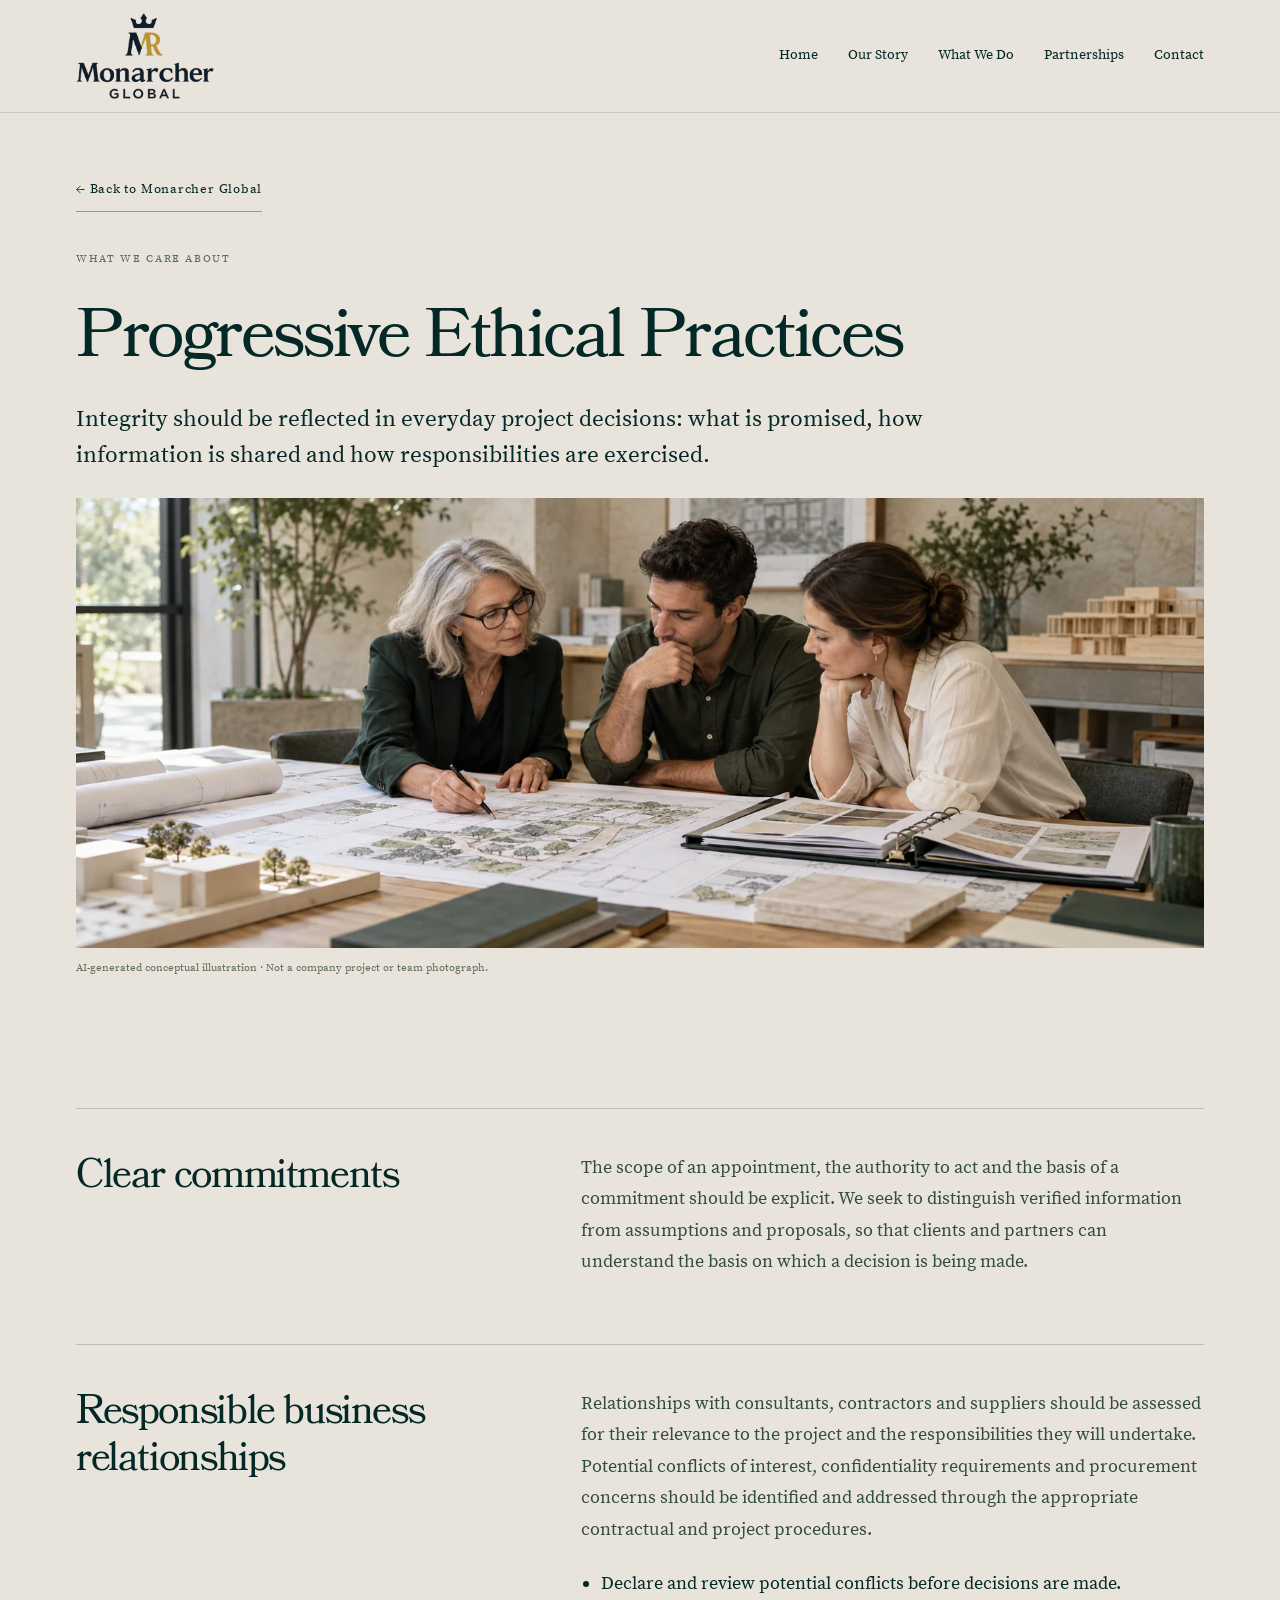
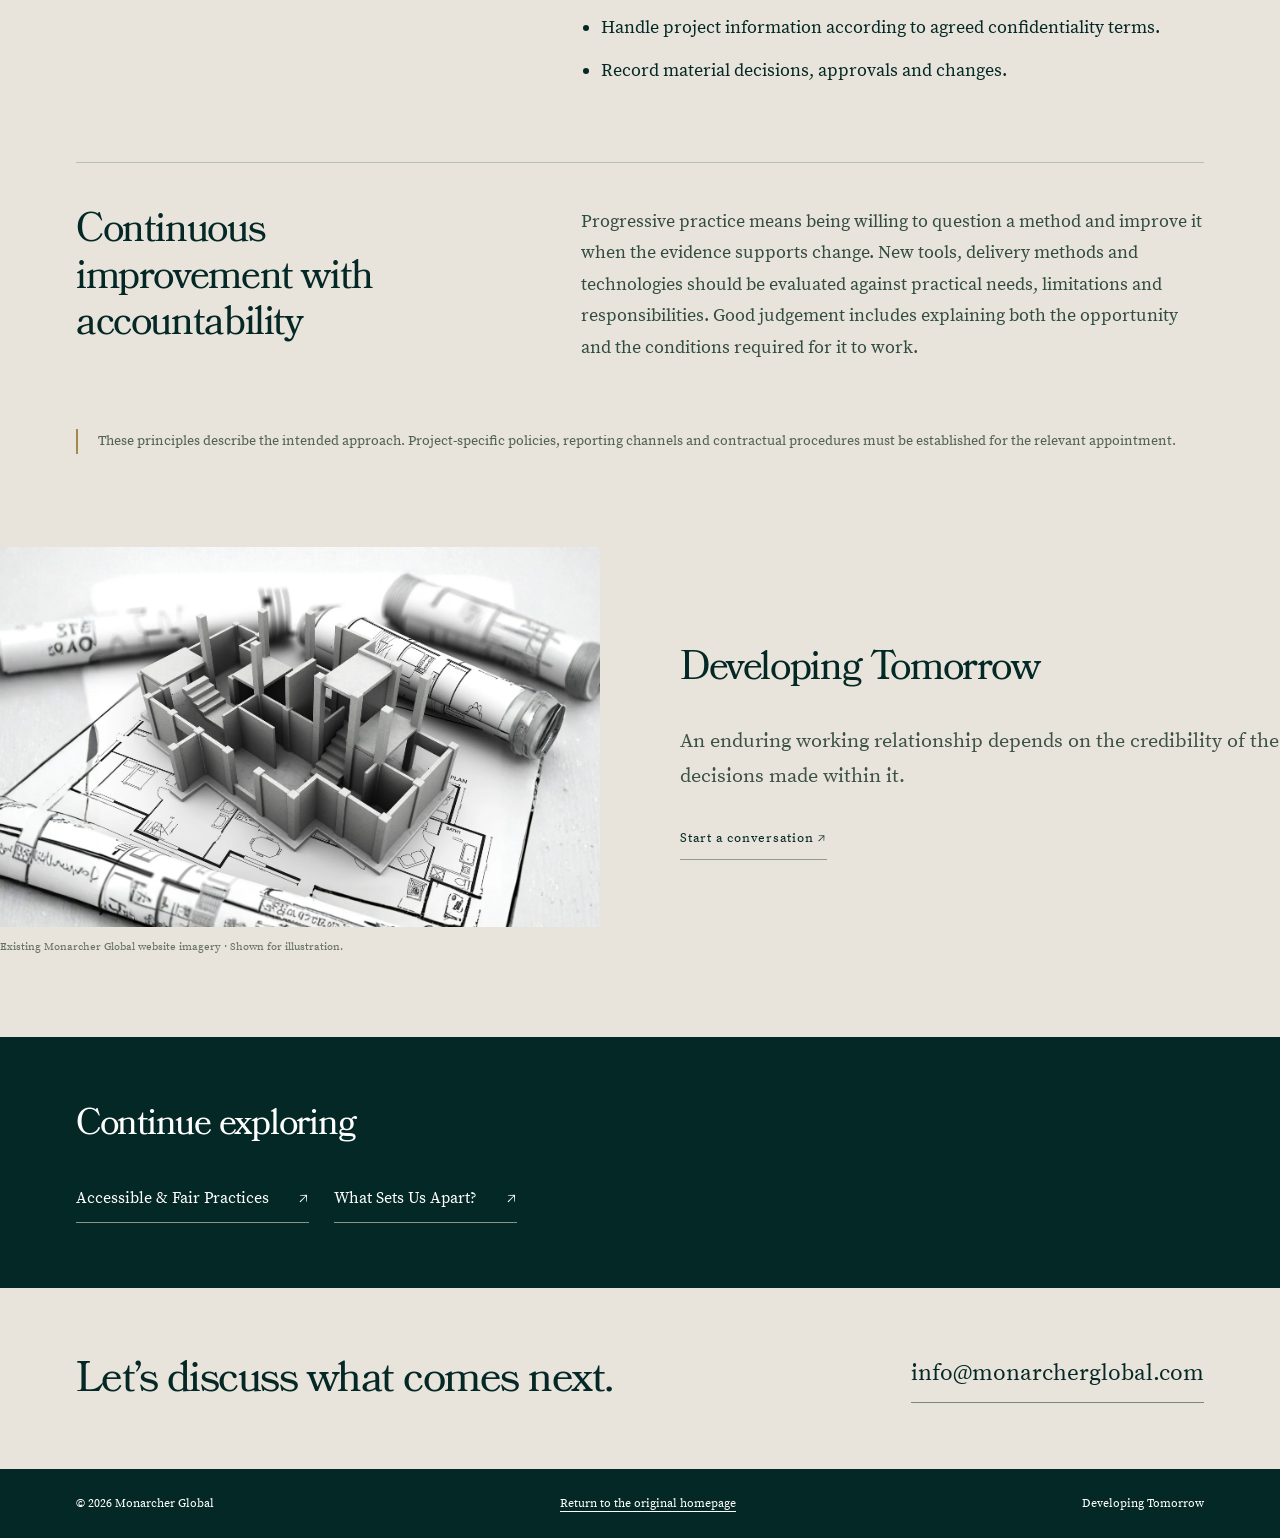
<file: progressive-ethical-practices/index.html>
<!doctype html><html lang="en"><head><meta charset="UTF-8"><meta name="viewport" content="width=device-width,initial-scale=1"><title>Progressive Ethical Practices | Monarcher Global</title><meta name="description" content="Integrity should be reflected in everyday project decisions: what is promised, how information is shared and how responsibilities are exercised."><meta name="robots" content="index,follow"><meta name="theme-color" content="#042825"><link rel="canonical" href="https://monarcherglobal.com/progressive-ethical-practices/"><meta property="og:title" content="Progressive Ethical Practices | Monarcher Global"><meta property="og:description" content="Integrity should be reflected in everyday project decisions: what is promised, how information is shared and how responsibilities are exercised."><meta property="og:image" content="https://monarcherglobal.com/assets/sydney.webp"><meta property="og:url" content="https://monarcherglobal.com/progressive-ethical-practices/"><link rel="icon" href="/_assets/images/fee2522d8b4684b5f1899148c1366ec1.png"><link rel="stylesheet" href="/assets/details.css"><script src="/assets/details.js" defer></script></head><body><a class="skip" href="#main">Skip to content</a><header class="site-header"><div class="wrap header-inner"><a class="brand" href="/" aria-label="Monarcher Global homepage"><img src="/assets/logo.webp" width="138" height="88" alt="Monarcher Global"></a><button class="menu" aria-expanded="false" aria-controls="site-nav">Menu</button><nav class="site-nav" id="site-nav" aria-label="Main navigation"><a href="/">Home</a><a href="/our-story/">Our Story</a><a href="/what-we-do/">What We Do</a><a href="/consortium-and-partnerships/">Partnerships</a><a href="/#PBp9xRggtqHNfzKc">Contact</a></nav></div></header><main id="main" tabindex="-1"><section class="detail-intro"><div class="wrap"><a class="back" href="/">← Back to Monarcher Global</a><div class="eyebrow">What we care about</div><h1>Progressive Ethical Practices</h1><p class="lead">Integrity should be reflected in everyday project decisions: what is promised, how information is shared and how responsibilities are exercised.</p><img class="detail-hero" src="/assets/ethics-review.webp" alt="AI-generated concept of an architectural team reviewing plans and specifications together, illustrating transparent project decisions" loading="eager" decoding="async" width="1600" height="1000"><p class="caption">AI-generated conceptual illustration · Not a company project or team photograph.</p></div></section><section class="story"><div class="wrap"><article class="story-row"><h2>Clear commitments</h2><div class="story-copy"><p>The scope of an appointment, the authority to act and the basis of a commitment should be explicit. We seek to distinguish verified information from assumptions and proposals, so that clients and partners can understand the basis on which a decision is being made.</p></div></article><article class="story-row"><h2>Responsible business relationships</h2><div class="story-copy"><p>Relationships with consultants, contractors and suppliers should be assessed for their relevance to the project and the responsibilities they will undertake. Potential conflicts of interest, confidentiality requirements and procurement concerns should be identified and addressed through the appropriate contractual and project procedures.</p><ul><li>Declare and review potential conflicts before decisions are made.</li><li>Handle project information according to agreed confidentiality terms.</li><li>Record material decisions, approvals and changes.</li></ul></div></article><article class="story-row"><h2>Continuous improvement with accountability</h2><div class="story-copy"><p>Progressive practice means being willing to question a method and improve it when the evidence supports change. New tools, delivery methods and technologies should be evaluated against practical needs, limitations and responsibilities. Good judgement includes explaining both the opportunity and the conditions required for it to work.</p></div></article><p class="note">These principles describe the intended approach. Project-specific policies, reporting channels and contractual procedures must be established for the relevant appointment.</p></div></section><div class="wrap editorial"><figure style="margin:0"><img class="" src="/assets/design.webp" alt="Architectural model and technical drawings" loading="lazy" decoding="async" width="1600" height="1000"><figcaption class="caption">Existing Monarcher Global website imagery · Shown for illustration.</figcaption></figure><div><h2>Developing Tomorrow</h2><p>An enduring working relationship depends on the credibility of the decisions made within it.</p><a class="back" href="mailto:info@monarcherglobal.com">Start a conversation ↗</a></div></div><section class="related"><div class="wrap"><h2>Continue exploring</h2><div class="related-links"><a href="/accessible-and-fair-practices/">Accessible &amp; Fair Practices</a><a href="/what-sets-us-apart/">What Sets Us Apart?</a></div></div></section><section class="cta"><div class="wrap"><h2>Let’s discuss what comes next.</h2><a class="email" href="mailto:info@monarcherglobal.com">info@monarcherglobal.com</a></div></section></main><footer class="footer"><div class="wrap"><span>© 2026 Monarcher Global</span><a href="/">Return to the original homepage</a><span>Developing Tomorrow</span></div></footer></body></html>
</file>
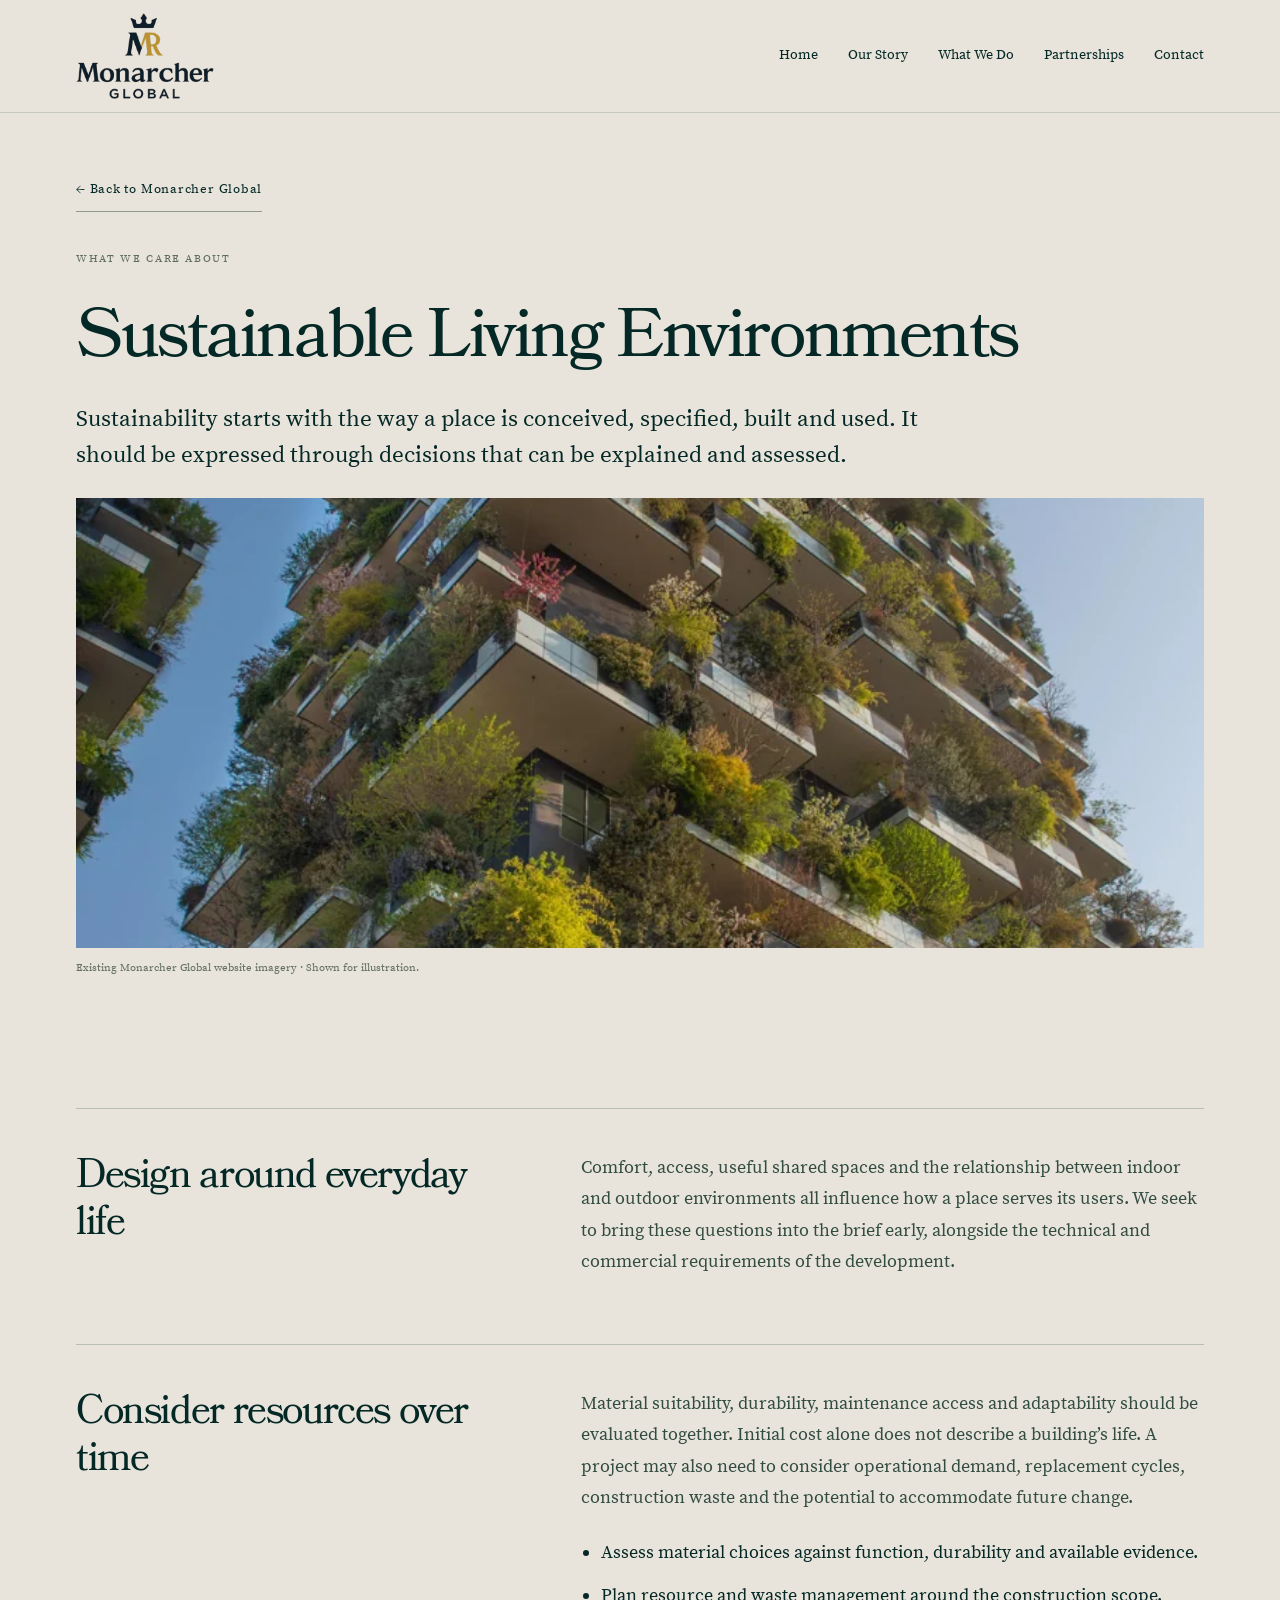
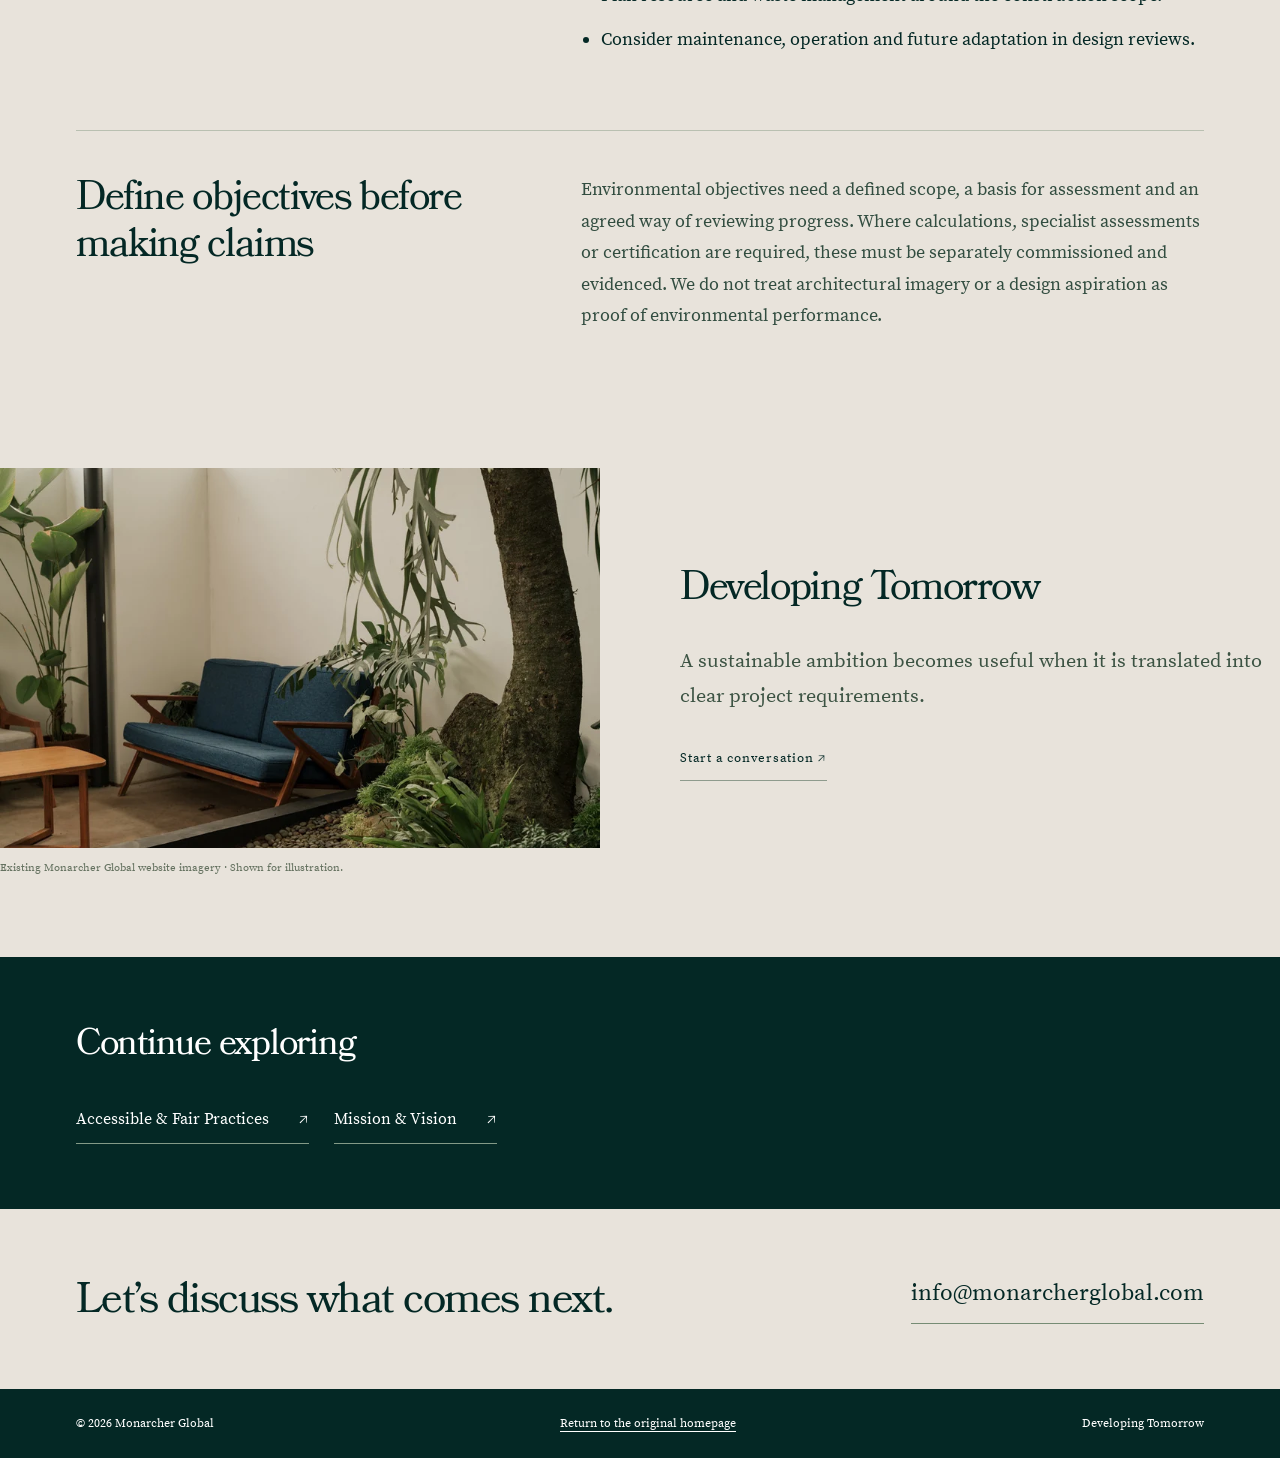
<file: sustainable-living-environments/index.html>
<!doctype html><html lang="en"><head><meta charset="UTF-8"><meta name="viewport" content="width=device-width,initial-scale=1"><title>Sustainable Living Environments | Monarcher Global</title><meta name="description" content="Sustainability starts with the way a place is conceived, specified, built and used. It should be expressed through decisions that can be explained and assessed."><meta name="robots" content="index,follow"><meta name="theme-color" content="#042825"><link rel="canonical" href="https://monarcherglobal.com/sustainable-living-environments/"><meta property="og:title" content="Sustainable Living Environments | Monarcher Global"><meta property="og:description" content="Sustainability starts with the way a place is conceived, specified, built and used. It should be expressed through decisions that can be explained and assessed."><meta property="og:image" content="https://monarcherglobal.com/assets/sydney.webp"><meta property="og:url" content="https://monarcherglobal.com/sustainable-living-environments/"><link rel="icon" href="/_assets/images/fee2522d8b4684b5f1899148c1366ec1.png"><link rel="stylesheet" href="/assets/details.css"><script src="/assets/details.js" defer></script></head><body><a class="skip" href="#main">Skip to content</a><header class="site-header"><div class="wrap header-inner"><a class="brand" href="/" aria-label="Monarcher Global homepage"><img src="/assets/logo.webp" width="138" height="88" alt="Monarcher Global"></a><button class="menu" aria-expanded="false" aria-controls="site-nav">Menu</button><nav class="site-nav" id="site-nav" aria-label="Main navigation"><a href="/">Home</a><a href="/our-story/">Our Story</a><a href="/what-we-do/">What We Do</a><a href="/consortium-and-partnerships/">Partnerships</a><a href="/#PBp9xRggtqHNfzKc">Contact</a></nav></div></header><main id="main" tabindex="-1"><section class="detail-intro"><div class="wrap"><a class="back" href="/">← Back to Monarcher Global</a><div class="eyebrow">What we care about</div><h1>Sustainable Living Environments</h1><p class="lead">Sustainability starts with the way a place is conceived, specified, built and used. It should be expressed through decisions that can be explained and assessed.</p><img class="detail-hero" src="/assets/residential.webp" alt="Residential facade with planted balconies" loading="eager" decoding="async" width="1600" height="1000"><p class="caption">Existing Monarcher Global website imagery · Shown for illustration.</p></div></section><section class="story"><div class="wrap"><article class="story-row"><h2>Design around everyday life</h2><div class="story-copy"><p>Comfort, access, useful shared spaces and the relationship between indoor and outdoor environments all influence how a place serves its users. We seek to bring these questions into the brief early, alongside the technical and commercial requirements of the development.</p></div></article><article class="story-row"><h2>Consider resources over time</h2><div class="story-copy"><p>Material suitability, durability, maintenance access and adaptability should be evaluated together. Initial cost alone does not describe a building’s life. A project may also need to consider operational demand, replacement cycles, construction waste and the potential to accommodate future change.</p><ul><li>Assess material choices against function, durability and available evidence.</li><li>Plan resource and waste management around the construction scope.</li><li>Consider maintenance, operation and future adaptation in design reviews.</li></ul></div></article><article class="story-row"><h2>Define objectives before making claims</h2><div class="story-copy"><p>Environmental objectives need a defined scope, a basis for assessment and an agreed way of reviewing progress. Where calculations, specialist assessments or certification are required, these must be separately commissioned and evidenced. We do not treat architectural imagery or a design aspiration as proof of environmental performance.</p></div></article></div></section><div class="wrap editorial"><figure style="margin:0"><img class="" src="/assets/interior.webp" alt="Interior space with natural light and planting" loading="lazy" decoding="async" width="1600" height="1000"><figcaption class="caption">Existing Monarcher Global website imagery · Shown for illustration.</figcaption></figure><div><h2>Developing Tomorrow</h2><p>A sustainable ambition becomes useful when it is translated into clear project requirements.</p><a class="back" href="mailto:info@monarcherglobal.com">Start a conversation ↗</a></div></div><section class="related"><div class="wrap"><h2>Continue exploring</h2><div class="related-links"><a href="/accessible-and-fair-practices/">Accessible &amp; Fair Practices</a><a href="/mission-and-vision/">Mission &amp; Vision</a></div></div></section><section class="cta"><div class="wrap"><h2>Let’s discuss what comes next.</h2><a class="email" href="mailto:info@monarcherglobal.com">info@monarcherglobal.com</a></div></section></main><footer class="footer"><div class="wrap"><span>© 2026 Monarcher Global</span><a href="/">Return to the original homepage</a><span>Developing Tomorrow</span></div></footer></body></html>
</file>
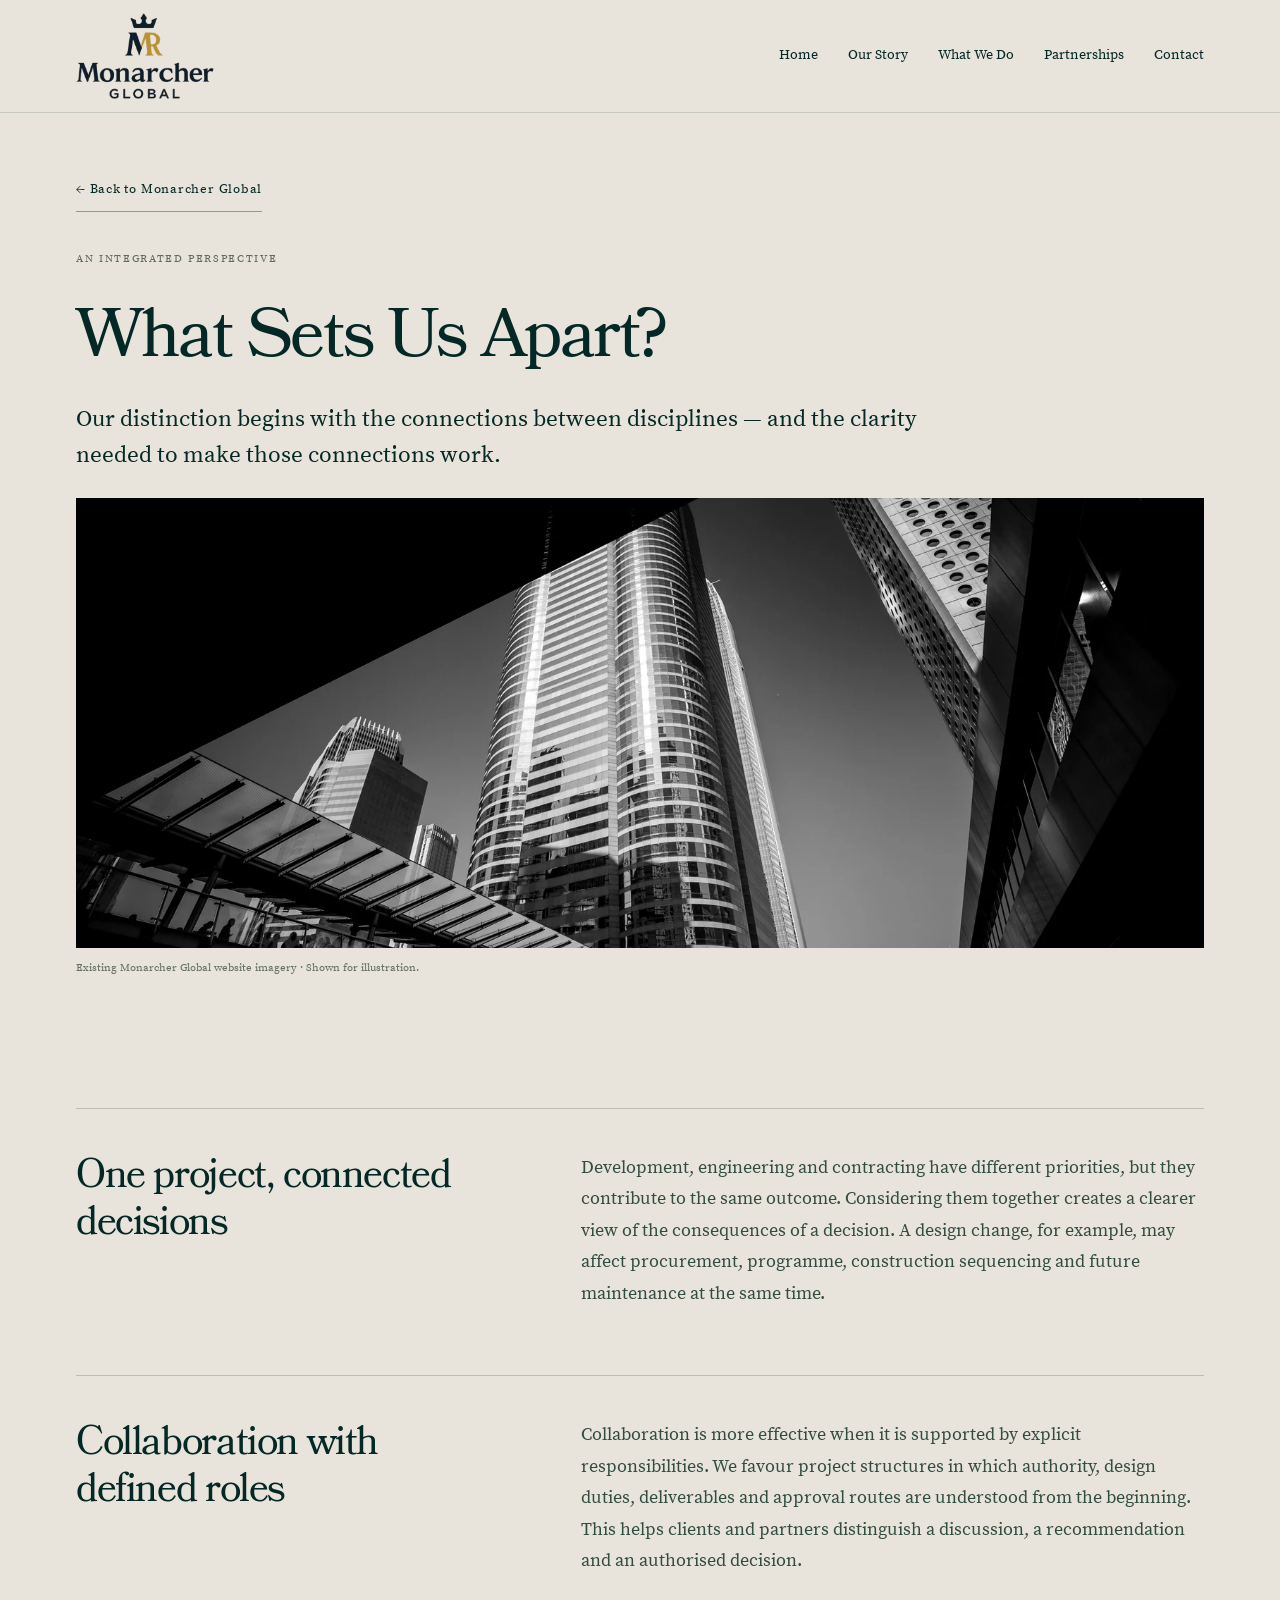
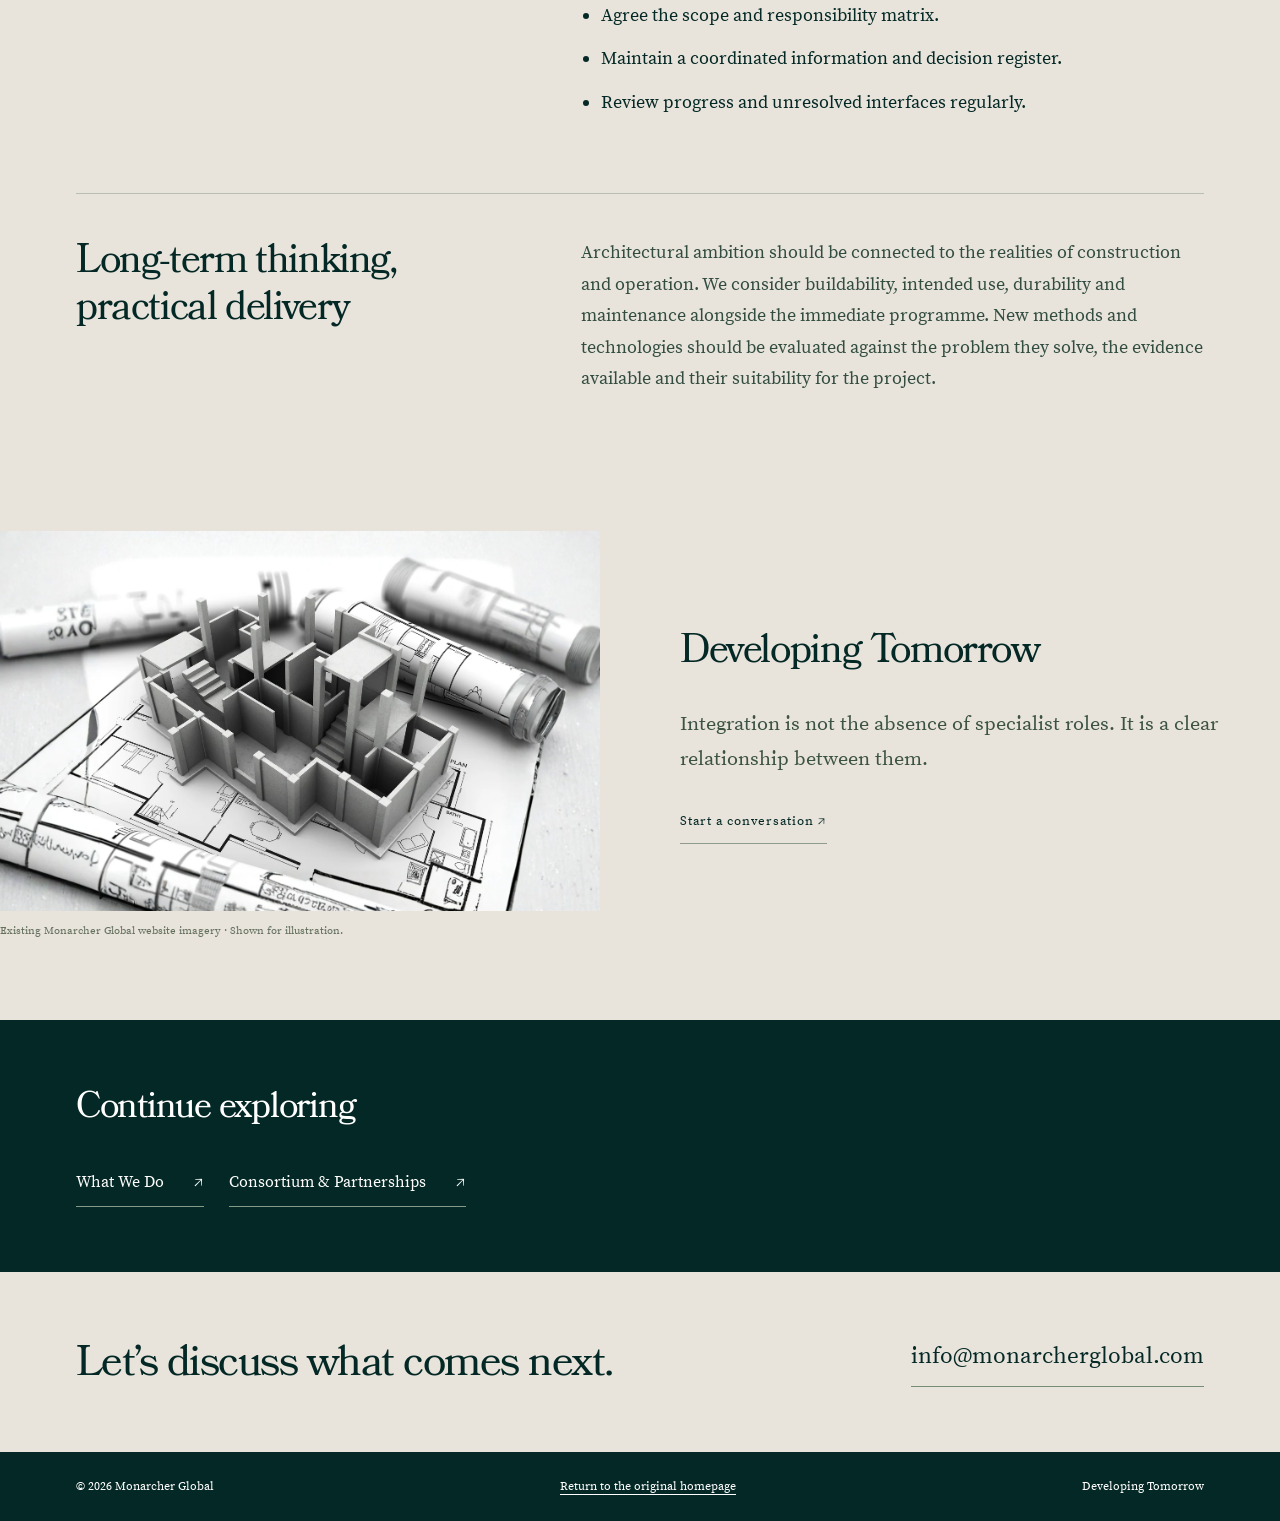
<file: what-sets-us-apart/index.html>
<!doctype html><html lang="en"><head><meta charset="UTF-8"><meta name="viewport" content="width=device-width,initial-scale=1"><title>What Sets Us Apart? | Monarcher Global</title><meta name="description" content="Our distinction begins with the connections between disciplines — and the clarity needed to make those connections work."><meta name="robots" content="index,follow"><meta name="theme-color" content="#042825"><link rel="canonical" href="https://monarcherglobal.com/what-sets-us-apart/"><meta property="og:title" content="What Sets Us Apart? | Monarcher Global"><meta property="og:description" content="Our distinction begins with the connections between disciplines — and the clarity needed to make those connections work."><meta property="og:image" content="https://monarcherglobal.com/assets/sydney.webp"><meta property="og:url" content="https://monarcherglobal.com/what-sets-us-apart/"><link rel="icon" href="/_assets/images/fee2522d8b4684b5f1899148c1366ec1.png"><link rel="stylesheet" href="/assets/details.css"><script src="/assets/details.js" defer></script></head><body><a class="skip" href="#main">Skip to content</a><header class="site-header"><div class="wrap header-inner"><a class="brand" href="/" aria-label="Monarcher Global homepage"><img src="/assets/logo.webp" width="138" height="88" alt="Monarcher Global"></a><button class="menu" aria-expanded="false" aria-controls="site-nav">Menu</button><nav class="site-nav" id="site-nav" aria-label="Main navigation"><a href="/">Home</a><a href="/our-story/">Our Story</a><a href="/what-we-do/">What We Do</a><a href="/consortium-and-partnerships/">Partnerships</a><a href="/#PBp9xRggtqHNfzKc">Contact</a></nav></div></header><main id="main" tabindex="-1"><section class="detail-intro"><div class="wrap"><a class="back" href="/">← Back to Monarcher Global</a><div class="eyebrow">An integrated perspective</div><h1>What Sets Us Apart?</h1><p class="lead">Our distinction begins with the connections between disciplines — and the clarity needed to make those connections work.</p><img class="detail-hero" src="/assets/structure.webp" alt="Black and white architectural view with structural geometry" loading="eager" decoding="async" width="1600" height="1000"><p class="caption">Existing Monarcher Global website imagery · Shown for illustration.</p></div></section><section class="story"><div class="wrap"><article class="story-row"><h2>One project, connected decisions</h2><div class="story-copy"><p>Development, engineering and contracting have different priorities, but they contribute to the same outcome. Considering them together creates a clearer view of the consequences of a decision. A design change, for example, may affect procurement, programme, construction sequencing and future maintenance at the same time.</p></div></article><article class="story-row"><h2>Collaboration with defined roles</h2><div class="story-copy"><p>Collaboration is more effective when it is supported by explicit responsibilities. We favour project structures in which authority, design duties, deliverables and approval routes are understood from the beginning. This helps clients and partners distinguish a discussion, a recommendation and an authorised decision.</p><ul><li>Agree the scope and responsibility matrix.</li><li>Maintain a coordinated information and decision register.</li><li>Review progress and unresolved interfaces regularly.</li></ul></div></article><article class="story-row"><h2>Long-term thinking, practical delivery</h2><div class="story-copy"><p>Architectural ambition should be connected to the realities of construction and operation. We consider buildability, intended use, durability and maintenance alongside the immediate programme. New methods and technologies should be evaluated against the problem they solve, the evidence available and their suitability for the project.</p></div></article></div></section><div class="wrap editorial"><figure style="margin:0"><img class="" src="/assets/design.webp" alt="Architectural model and technical drawings" loading="lazy" decoding="async" width="1600" height="1000"><figcaption class="caption">Existing Monarcher Global website imagery · Shown for illustration.</figcaption></figure><div><h2>Developing Tomorrow</h2><p>Integration is not the absence of specialist roles. It is a clear relationship between them.</p><a class="back" href="mailto:info@monarcherglobal.com">Start a conversation ↗</a></div></div><section class="related"><div class="wrap"><h2>Continue exploring</h2><div class="related-links"><a href="/what-we-do/">What We Do</a><a href="/consortium-and-partnerships/">Consortium &amp; Partnerships</a></div></div></section><section class="cta"><div class="wrap"><h2>Let’s discuss what comes next.</h2><a class="email" href="mailto:info@monarcherglobal.com">info@monarcherglobal.com</a></div></section></main><footer class="footer"><div class="wrap"><span>© 2026 Monarcher Global</span><a href="/">Return to the original homepage</a><span>Developing Tomorrow</span></div></footer></body></html>
</file>
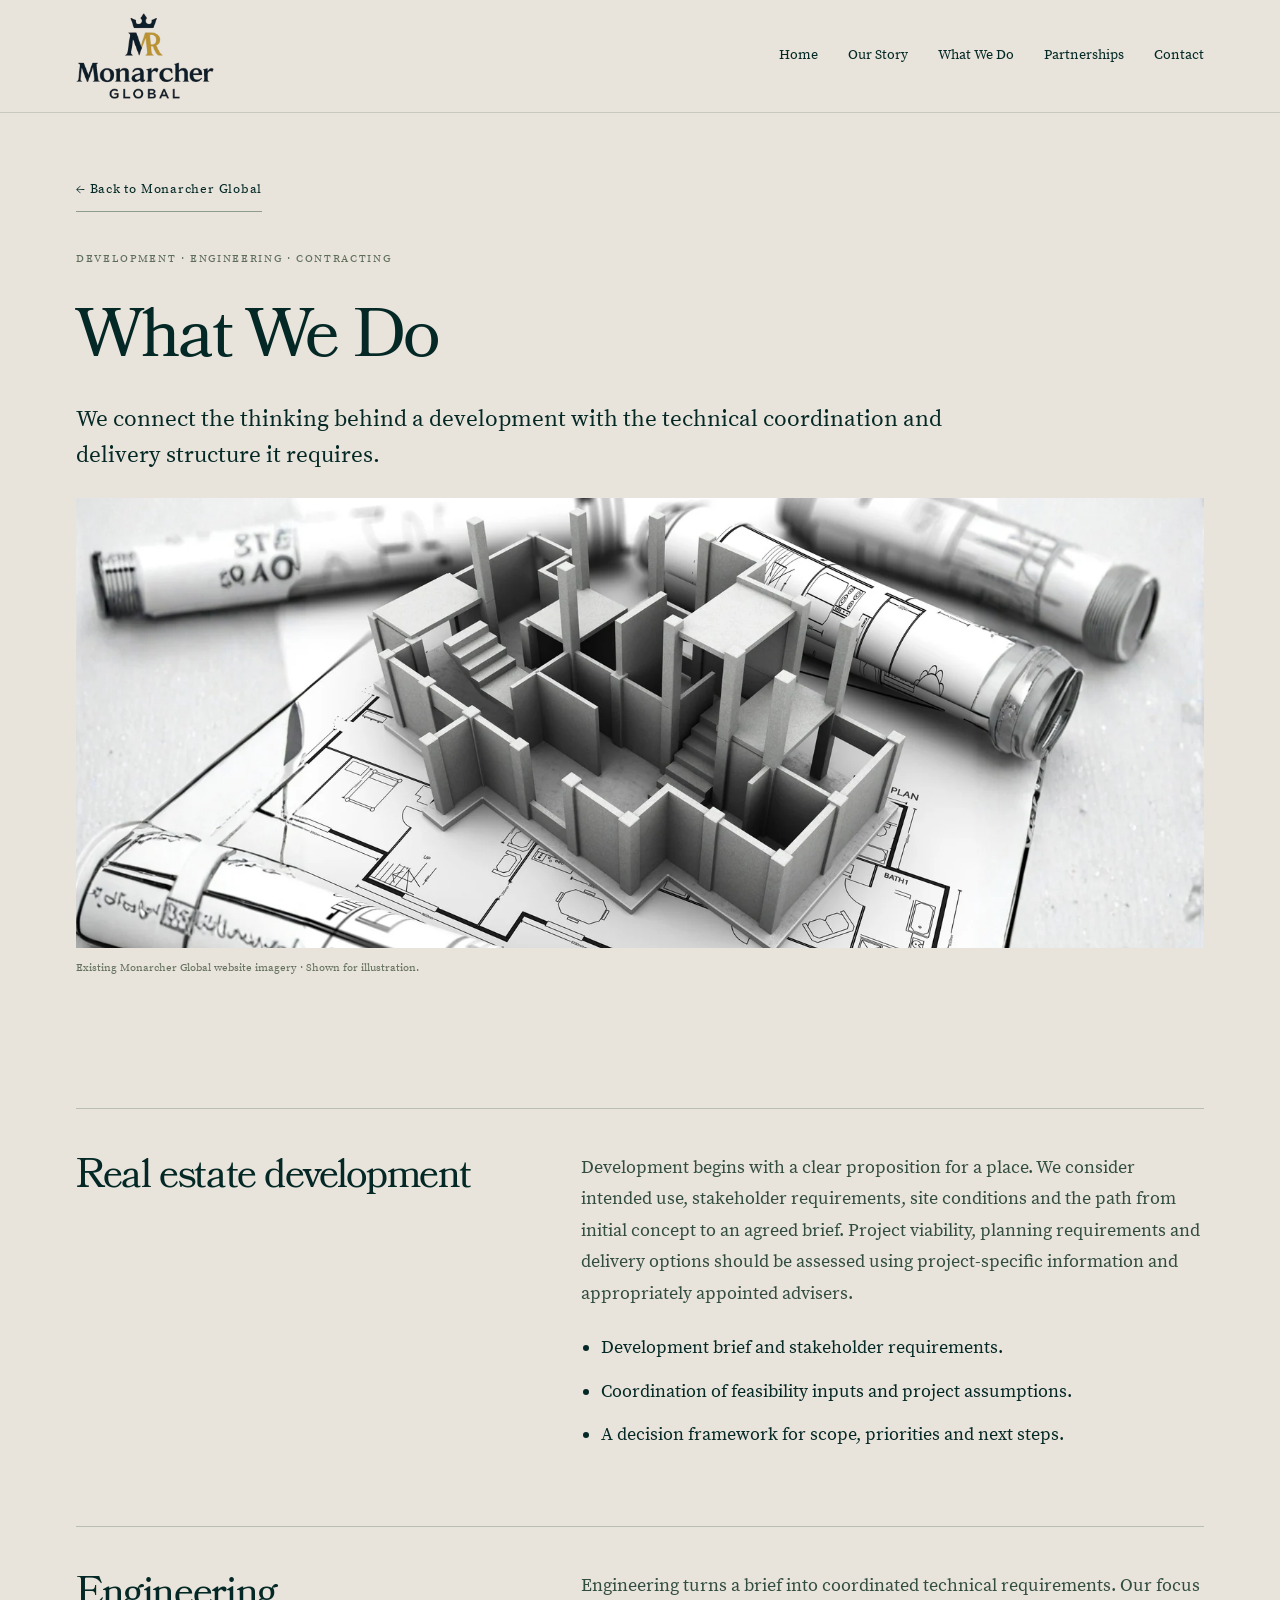
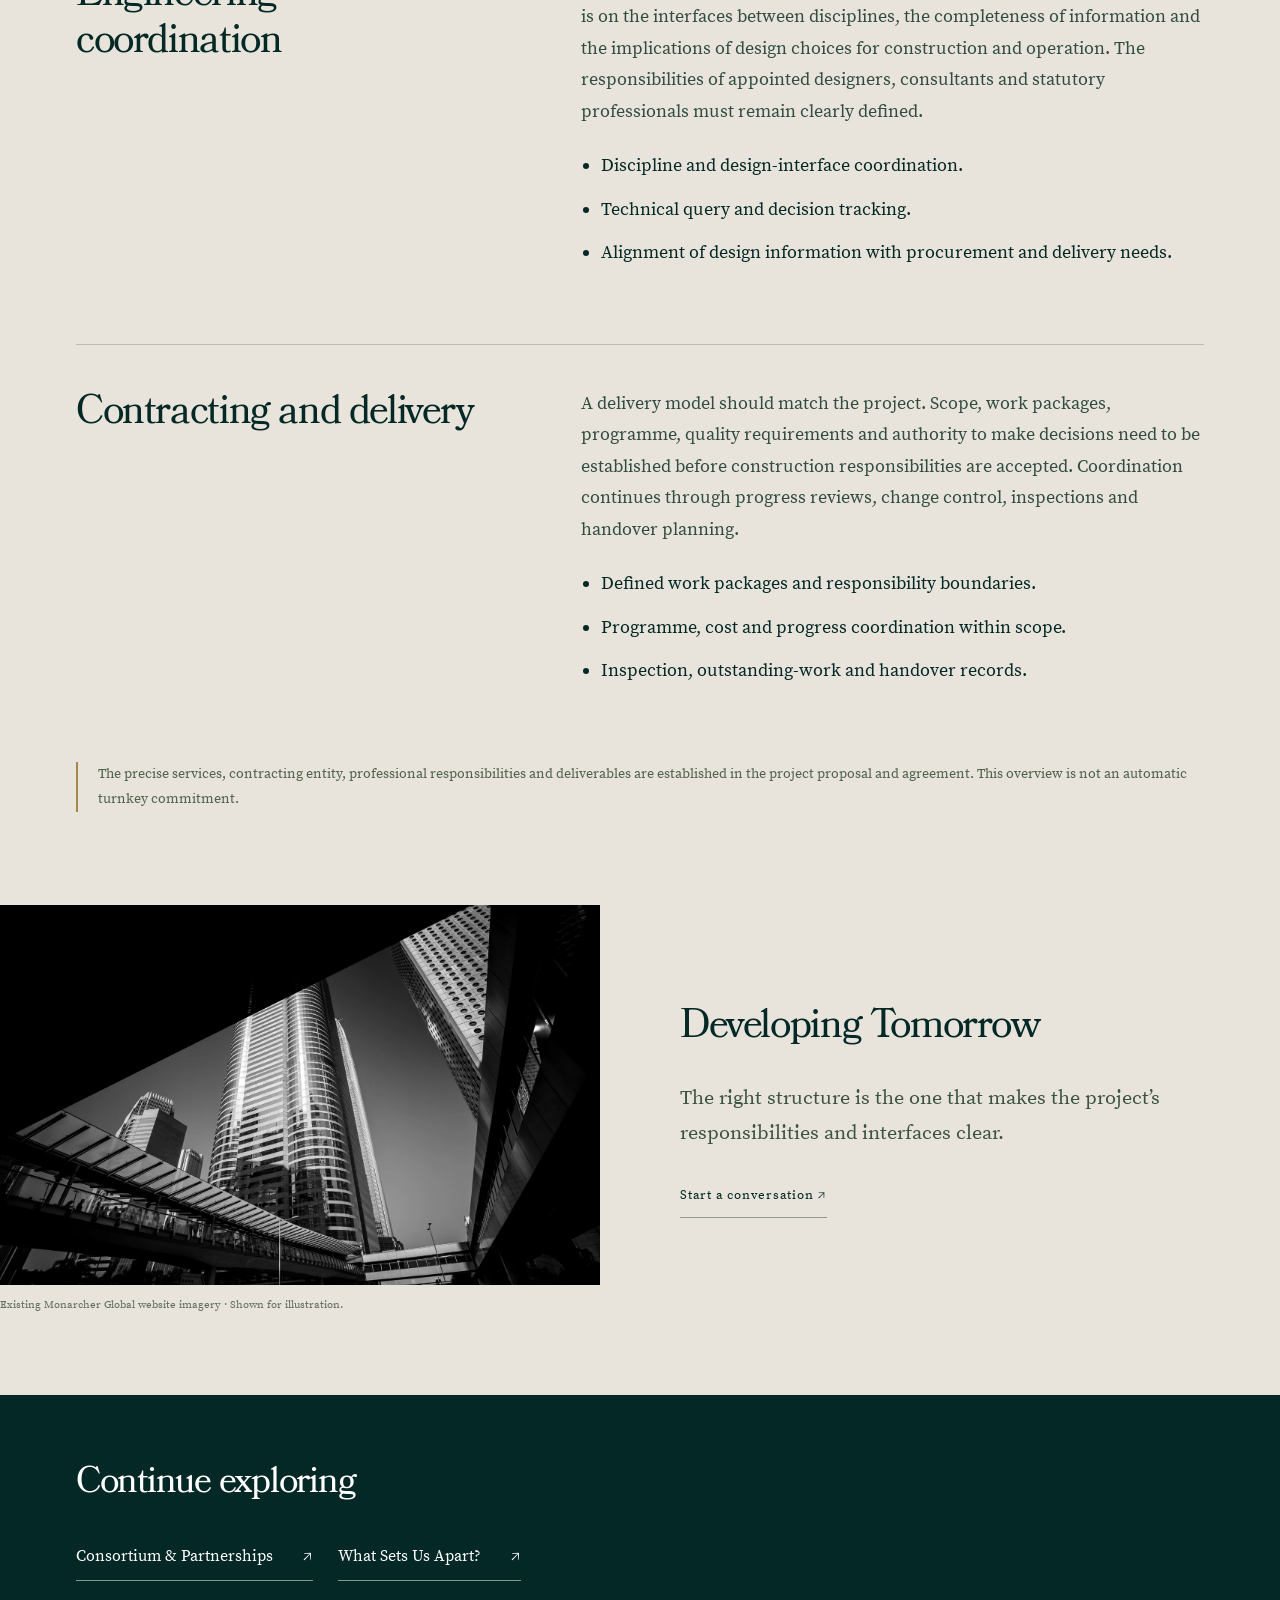
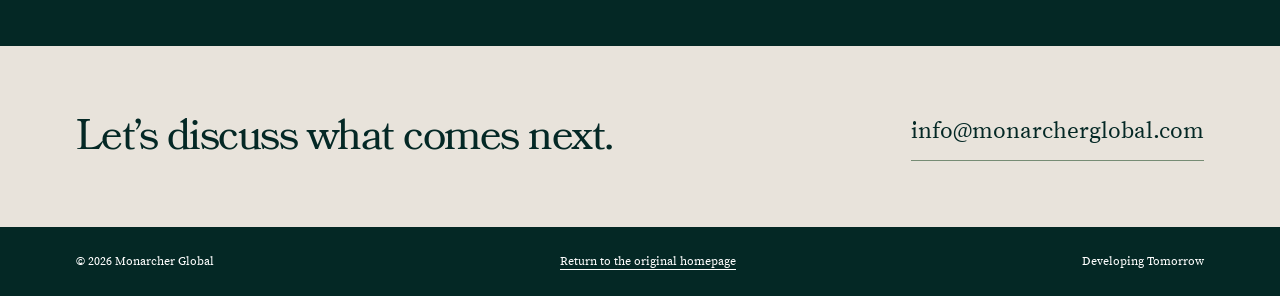
<file: what-we-do/index.html>
<!doctype html><html lang="en"><head><meta charset="UTF-8"><meta name="viewport" content="width=device-width,initial-scale=1"><title>What We Do | Monarcher Global</title><meta name="description" content="We connect the thinking behind a development with the technical coordination and delivery structure it requires."><meta name="robots" content="index,follow"><meta name="theme-color" content="#042825"><link rel="canonical" href="https://monarcherglobal.com/what-we-do/"><meta property="og:title" content="What We Do | Monarcher Global"><meta property="og:description" content="We connect the thinking behind a development with the technical coordination and delivery structure it requires."><meta property="og:image" content="https://monarcherglobal.com/assets/sydney.webp"><meta property="og:url" content="https://monarcherglobal.com/what-we-do/"><link rel="icon" href="/_assets/images/fee2522d8b4684b5f1899148c1366ec1.png"><link rel="stylesheet" href="/assets/details.css"><script src="/assets/details.js" defer></script></head><body><a class="skip" href="#main">Skip to content</a><header class="site-header"><div class="wrap header-inner"><a class="brand" href="/" aria-label="Monarcher Global homepage"><img src="/assets/logo.webp" width="138" height="88" alt="Monarcher Global"></a><button class="menu" aria-expanded="false" aria-controls="site-nav">Menu</button><nav class="site-nav" id="site-nav" aria-label="Main navigation"><a href="/">Home</a><a href="/our-story/">Our Story</a><a href="/what-we-do/">What We Do</a><a href="/consortium-and-partnerships/">Partnerships</a><a href="/#PBp9xRggtqHNfzKc">Contact</a></nav></div></header><main id="main" tabindex="-1"><section class="detail-intro"><div class="wrap"><a class="back" href="/">← Back to Monarcher Global</a><div class="eyebrow">Development · Engineering · Contracting</div><h1>What We Do</h1><p class="lead">We connect the thinking behind a development with the technical coordination and delivery structure it requires.</p><img class="detail-hero" src="/assets/design.webp" alt="Architectural model and technical drawings" loading="eager" decoding="async" width="1600" height="1000"><p class="caption">Existing Monarcher Global website imagery · Shown for illustration.</p></div></section><section class="story"><div class="wrap"><article class="story-row"><h2>Real estate development</h2><div class="story-copy"><p>Development begins with a clear proposition for a place. We consider intended use, stakeholder requirements, site conditions and the path from initial concept to an agreed brief. Project viability, planning requirements and delivery options should be assessed using project-specific information and appropriately appointed advisers.</p><ul><li>Development brief and stakeholder requirements.</li><li>Coordination of feasibility inputs and project assumptions.</li><li>A decision framework for scope, priorities and next steps.</li></ul></div></article><article class="story-row"><h2>Engineering coordination</h2><div class="story-copy"><p>Engineering turns a brief into coordinated technical requirements. Our focus is on the interfaces between disciplines, the completeness of information and the implications of design choices for construction and operation. The responsibilities of appointed designers, consultants and statutory professionals must remain clearly defined.</p><ul><li>Discipline and design-interface coordination.</li><li>Technical query and decision tracking.</li><li>Alignment of design information with procurement and delivery needs.</li></ul></div></article><article class="story-row"><h2>Contracting and delivery</h2><div class="story-copy"><p>A delivery model should match the project. Scope, work packages, programme, quality requirements and authority to make decisions need to be established before construction responsibilities are accepted. Coordination continues through progress reviews, change control, inspections and handover planning.</p><ul><li>Defined work packages and responsibility boundaries.</li><li>Programme, cost and progress coordination within scope.</li><li>Inspection, outstanding-work and handover records.</li></ul></div></article><p class="note">The precise services, contracting entity, professional responsibilities and deliverables are established in the project proposal and agreement. This overview is not an automatic turnkey commitment.</p></div></section><div class="wrap editorial"><figure style="margin:0"><img class="" src="/assets/structure.webp" alt="Black and white architectural view with structural geometry" loading="lazy" decoding="async" width="1600" height="1000"><figcaption class="caption">Existing Monarcher Global website imagery · Shown for illustration.</figcaption></figure><div><h2>Developing Tomorrow</h2><p>The right structure is the one that makes the project’s responsibilities and interfaces clear.</p><a class="back" href="mailto:info@monarcherglobal.com">Start a conversation ↗</a></div></div><section class="related"><div class="wrap"><h2>Continue exploring</h2><div class="related-links"><a href="/consortium-and-partnerships/">Consortium &amp; Partnerships</a><a href="/what-sets-us-apart/">What Sets Us Apart?</a></div></div></section><section class="cta"><div class="wrap"><h2>Let’s discuss what comes next.</h2><a class="email" href="mailto:info@monarcherglobal.com">info@monarcherglobal.com</a></div></section></main><footer class="footer"><div class="wrap"><span>© 2026 Monarcher Global</span><a href="/">Return to the original homepage</a><span>Developing Tomorrow</span></div></footer></body></html>
</file>
<file: assets/original-fonts.css>
@font-face{font-family:"YACgEZ1cb1Q";src:url("/_assets/fonts/711f50b3a8c00bb7e2e05ef85f982cb6.woff");font-weight:400;font-style:italic;font-display:swap}
@font-face{font-family:"YACgEZ1cb1Q";src:url("/_assets/fonts/834f64ff415fb8f4f5d92d8fd40507e9.woff");font-weight:400;font-style:normal;font-display:swap}
@font-face{font-family:"YACgEZ1cb1Q";src:url("/_assets/fonts/b07201e0e9fc452103c1c0345b0e7c1d.woff");font-weight:700;font-style:normal;font-display:swap}
@font-face{font-family:"YACgEfdj394";src:url("/_assets/fonts/2ddfd5501b5392697a0ec651199f4130.woff");font-weight:400;font-style:normal;font-display:swap}
@font-face{font-family:"YACgEfdj394";src:url("/_assets/fonts/b07add591e9c46658fc57b02c1298a41.woff");font-weight:700;font-style:normal;font-display:swap}
@font-face{font-family:"YACgEfdj394";src:url("/_assets/fonts/a3051e0439c70db48637d551c9ea37e3.woff");font-weight:400;font-style:italic;font-display:swap}
@font-face{font-family:"YAFcfyHlCEA";src:url("/_assets/fonts/b88ea21b9ee630d9512ca33db956beff.woff");font-weight:400;font-style:italic;font-display:swap}
@font-face{font-family:"YAFcfyHlCEA";src:url("/_assets/fonts/b57864e2a68aa3877041a5d19bd65c85.woff");font-weight:700;font-style:normal;font-display:swap}
@font-face{font-family:"YAFcfyHlCEA";src:url("/_assets/fonts/c9aa507a777ea19fcffe5c7f5b7f9e36.woff");font-weight:400;font-style:normal;font-display:swap}
</file>
<file: assets/home.css>
html,body{margin:0;padding:0;background:#fff}*{box-sizing:border-box}.original-sheet{position:relative;width:100%;height:calc(768px * var(--sheet-scale,1));overflow:hidden}.original-frame{position:absolute;left:0;top:0;width:1366px;height:768px;transform:scale(var(--sheet-scale,1));transform-origin:top left;overflow:hidden}.original-element{position:absolute}.original-fill{position:absolute;inset:0;overflow:hidden}.original-photo{position:absolute;max-width:none;max-height:none;display:block}.original-line{white-space:pre;overflow:visible}.original-button-label{position:absolute;inset:0;display:flex;justify-content:center;align-items:center;white-space:pre}.original-hotspot{display:block;position:absolute;z-index:50;background:transparent;text-decoration:none;color:transparent;cursor:pointer}.original-hotspot:hover{box-shadow:inset 0 0 0 1px rgba(181,149,69,.7)}.original-hotspot:focus-visible{outline:4px solid #bd943c;outline-offset:4px;background:rgba(192,160,76,.10)}.sr-only{position:absolute;width:1px;height:1px;overflow:hidden;clip:rect(0,0,0,0);white-space:nowrap}.home-skip{position:fixed;left:20px;top:-100px;padding:12px 20px;background:#fff;color:#042825;z-index:100}.home-skip:focus{top:15px}.home-access{padding:28px 5.6%;background:#042825;color:#fff;display:flex;flex-wrap:wrap;gap:20px;align-items:center;font:14px/1.7 Georgia,serif}.home-access a{color:#fff;text-underline-offset:4px}.home-access a:focus-visible{outline:2px solid #d2b36b;outline-offset:5px}@media(prefers-reduced-motion:reduce){*{scroll-behavior:auto!important}}
</file>
<file: assets/details.css>
@import url('/assets/original-fonts.css');*{box-sizing:border-box}html{scroll-behavior:smooth;scroll-padding-top:115px}body{margin:0;background:#e8e3db;color:#042825;font:18px/1.75 'YACgEfdj394',Georgia,serif}a{color:inherit;text-decoration:none}a:focus-visible,button:focus-visible{outline:3px solid #a47717;outline-offset:6px}img{display:block;max-width:100%}h1,h2,h3,p{margin-top:0}h1,h2,h3{font-family:'YAFcfyHlCEA',Georgia,serif;font-weight:400;line-height:1.18;letter-spacing:-.035em}h1{font-size:clamp(43px,5.4vw,76px);max-width:1000px;margin-bottom:26px}h2{font-size:clamp(30px,3.1vw,43px)}h3{font-size:26px}p{margin-bottom:23px}.wrap{max-width:1366px;margin:0 auto;padding:0 76px}.site-header{background:#e8e3db;border-bottom:1px solid #c6c9bc;position:sticky;top:0;z-index:10}.header-inner{display:flex;align-items:center;justify-content:space-between;gap:40px;min-height:112px}.brand img{width:138px;height:88px;object-fit:contain}.site-nav{display:flex;gap:30px;font-size:14px}.site-nav a{padding:15px 0;border-bottom:1px solid transparent}.site-nav a:hover{border-color:#042825}.back{font-size:13px;letter-spacing:.06em;display:inline-flex;gap:15px;align-items:center;padding:10px 0;border-bottom:1px solid #8e9b8d}.detail-intro{padding:55px 0 60px}.eyebrow{font-size:11px;letter-spacing:.15em;text-transform:uppercase;margin:38px 0 25px;color:#5d6d5a}.lead{font-size:23px;line-height:1.6;max-width:880px}.detail-hero{width:100%;height:450px;object-fit:cover;background:#d6dace}.caption{font-size:11px;line-height:1.6;color:#64715f;margin:12px 0 0}.story{padding:70px 0 35px}.story-row{display:grid;grid-template-columns:.8fr 1.2fr;gap:90px;border-top:1px solid #b9c0b1;padding:43px 0}.story-row h2{max-width:400px;margin:0}.story-copy p{font-size:18px;color:#324d40}.story-copy ul{padding-left:20px;margin:20px 0}.story-copy li{padding:0 0 12px}.editorial{display:grid;grid-template-columns:1fr 1fr;gap:80px;padding:35px 0 80px;align-items:center}.editorial img{height:380px;width:100%;object-fit:cover}.editorial p{font-size:20px;color:#3c5343}.related{background:#042825;color:#fff;padding:65px 0}.related h2{font-size:36px}.related-links{display:flex;gap:25px;flex-wrap:wrap}.related-links a{font-size:16px;border-bottom:1px solid #839a87;padding:10px 0}.related-links a:after{content:' ↗';margin-left:25px}.cta{padding:65px 0;background:#e8e3db}.cta .wrap{display:flex;justify-content:space-between;align-items:center;gap:40px}.cta h2{max-width:700px;margin:0;font-size:43px}.email{font-size:23px;border-bottom:1px solid #768c74;padding-bottom:8px;white-space:nowrap}.footer{background:#042825;color:#fff;padding:24px 0;font-size:12px}.footer .wrap{display:flex;justify-content:space-between;gap:25px;flex-wrap:wrap}.footer a{text-decoration:underline;text-underline-offset:4px}.skip{position:fixed;top:-100px;left:20px;background:#fff;z-index:100;padding:12px}.skip:focus{top:12px}.menu{display:none;background:transparent;color:#042825;font:inherit;border:1px solid #9ba992;padding:8px 15px}.note{font-size:14px;line-height:1.8;color:#50634e;border-left:2px solid #a4894d;padding-left:20px}@media(max-width:980px){.wrap{padding:0 40px}.story-row{gap:50px}.site-nav{gap:20px}.header-inner{gap:25px}.editorial{gap:45px}.cta .wrap{flex-direction:column;align-items:flex-start}.brand img{width:125px}}@media(max-width:680px){body{font-size:16px}.wrap{padding:0 24px}.header-inner{min-height:90px;position:relative}.brand img{width:112px;height:74px}.menu{display:block;font-size:14px}.site-nav{display:none;position:absolute;top:100%;left:0;right:0;flex-direction:column;gap:0;padding:15px 24px 25px;background:#e8e3db;border-bottom:1px solid #b8c3b1}.site-nav.open{display:flex}.site-nav a{font-size:17px;padding:10px 0}.detail-intro{padding:30px 0 40px}.eyebrow{font-size:9px;margin:25px 0 20px}h1{font-size:43px;overflow-wrap:break-word}.lead{font-size:20px}.detail-hero{height:285px}.caption{font-size:10px}.story{padding-top:40px}.story-row{grid-template-columns:1fr;gap:20px;padding:30px 0}.story-row h2{font-size:30px;max-width:none}.story-copy p{font-size:16px}.editorial{grid-template-columns:1fr;gap:30px;padding:20px 0 50px}.editorial img{height:280px}.editorial p{font-size:18px}.related{padding:45px 0}.related h2{font-size:30px}.related-links{flex-direction:column;align-items:flex-start;gap:12px}.cta{padding:45px 0}.cta h2{font-size:33px}.email{font-size:21px}.footer{font-size:11px}}@media(prefers-reduced-motion:reduce){html{scroll-behavior:auto}}

/* Preserve a coherent document-review crop on smaller screens. */
.detail-hero[src$="ethics-review.webp"]{object-position:30% center}
</file>
